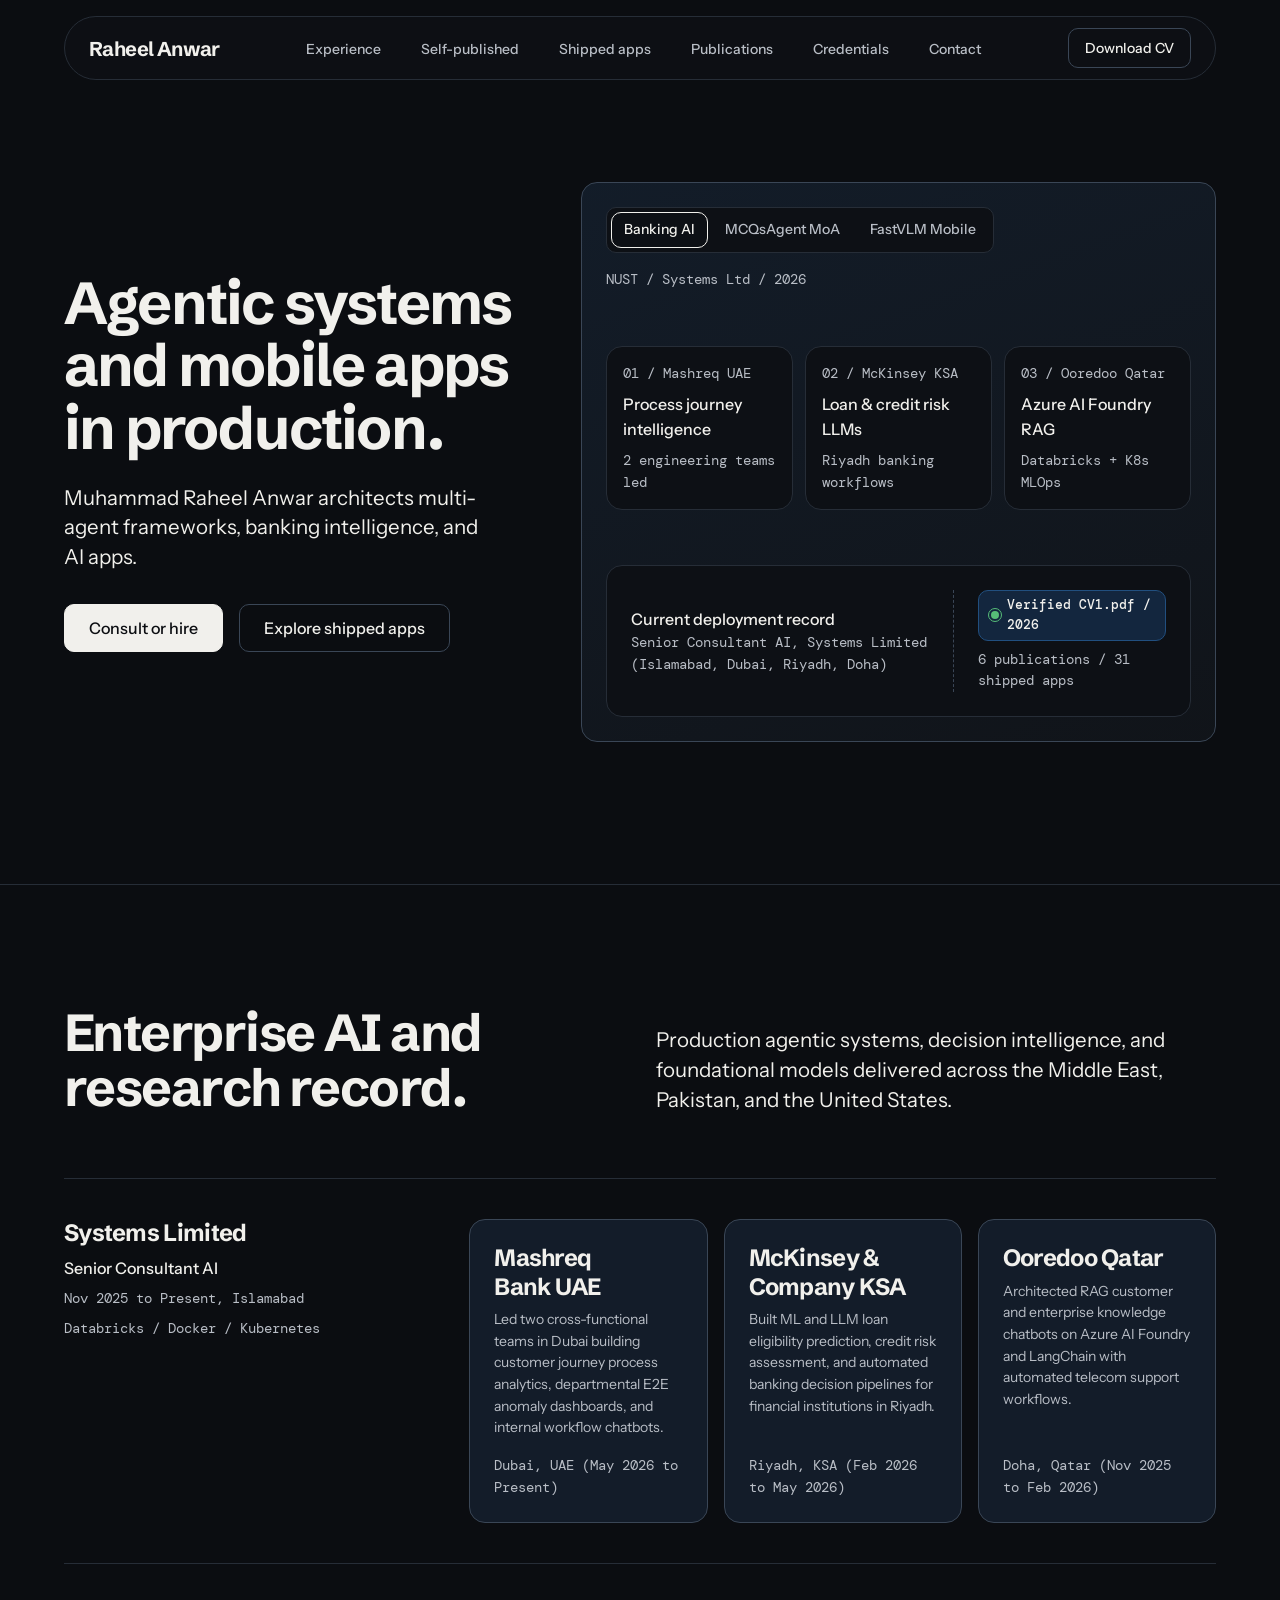
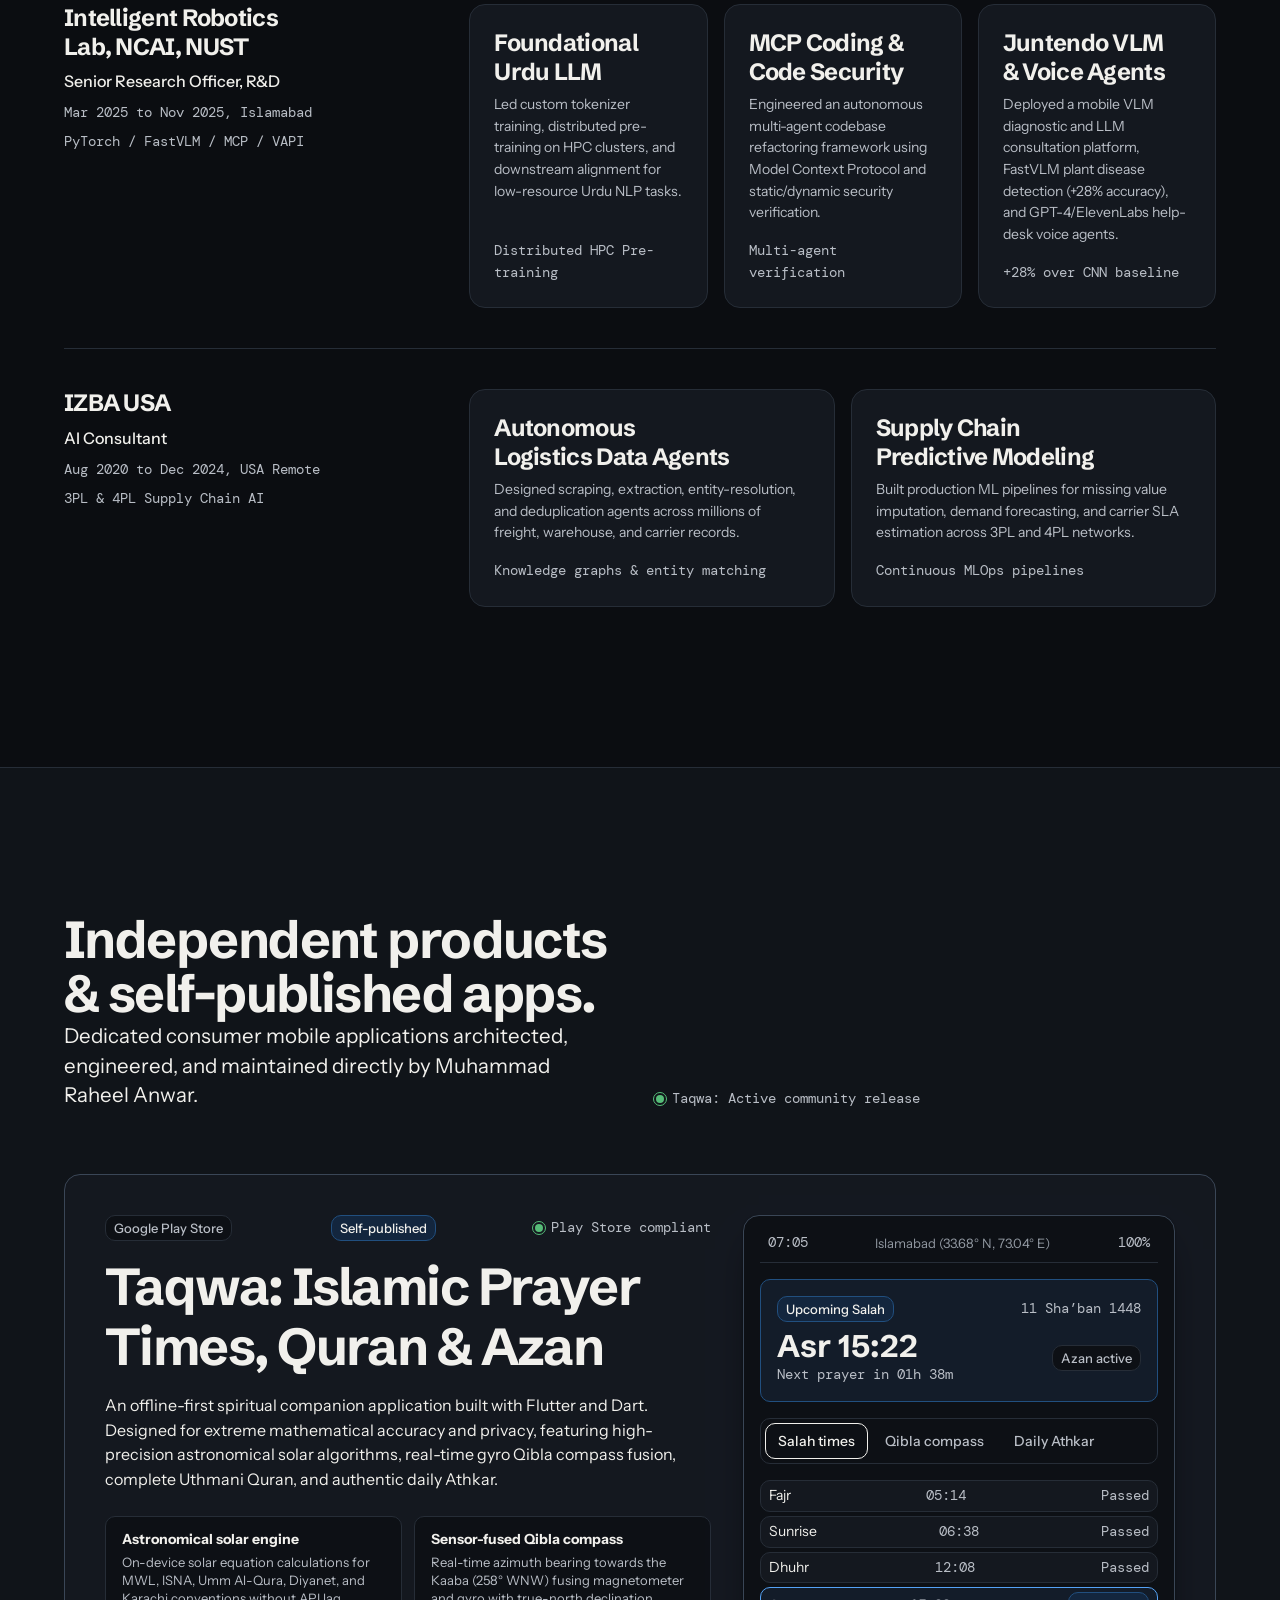
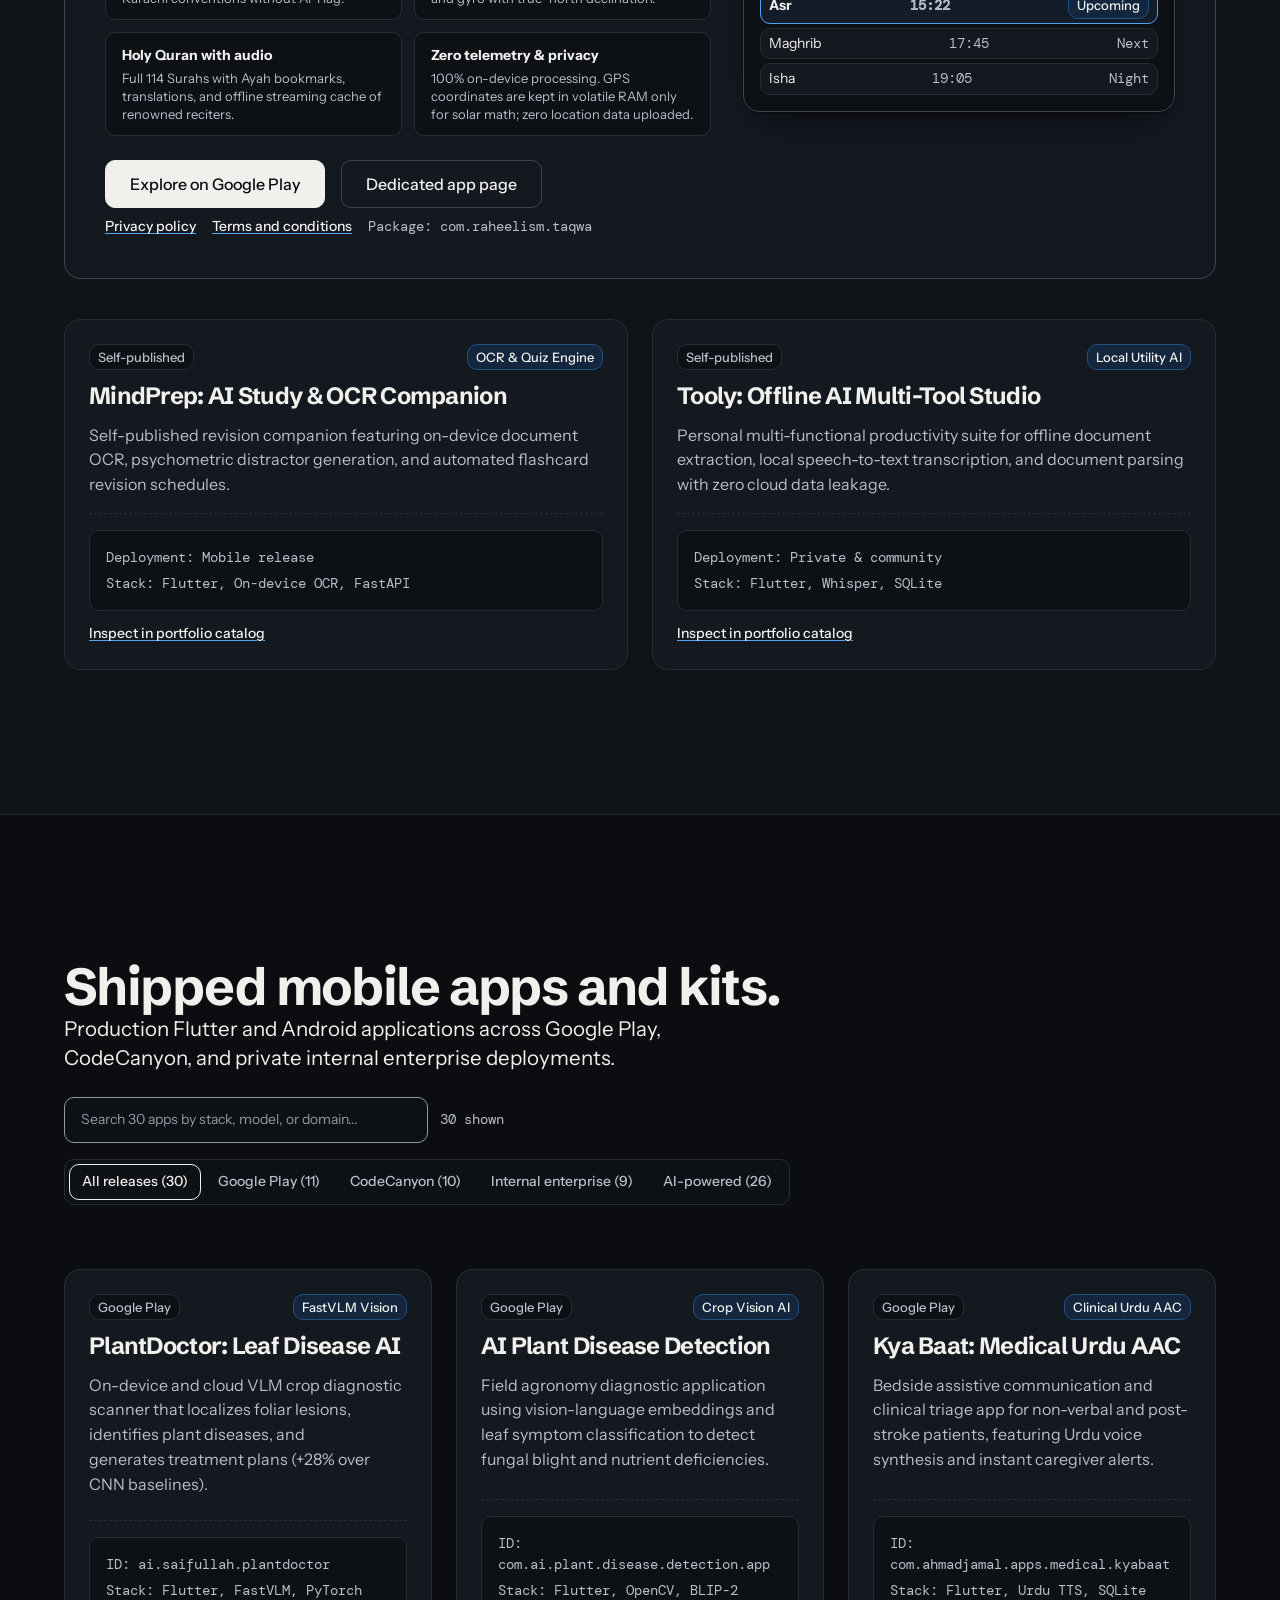
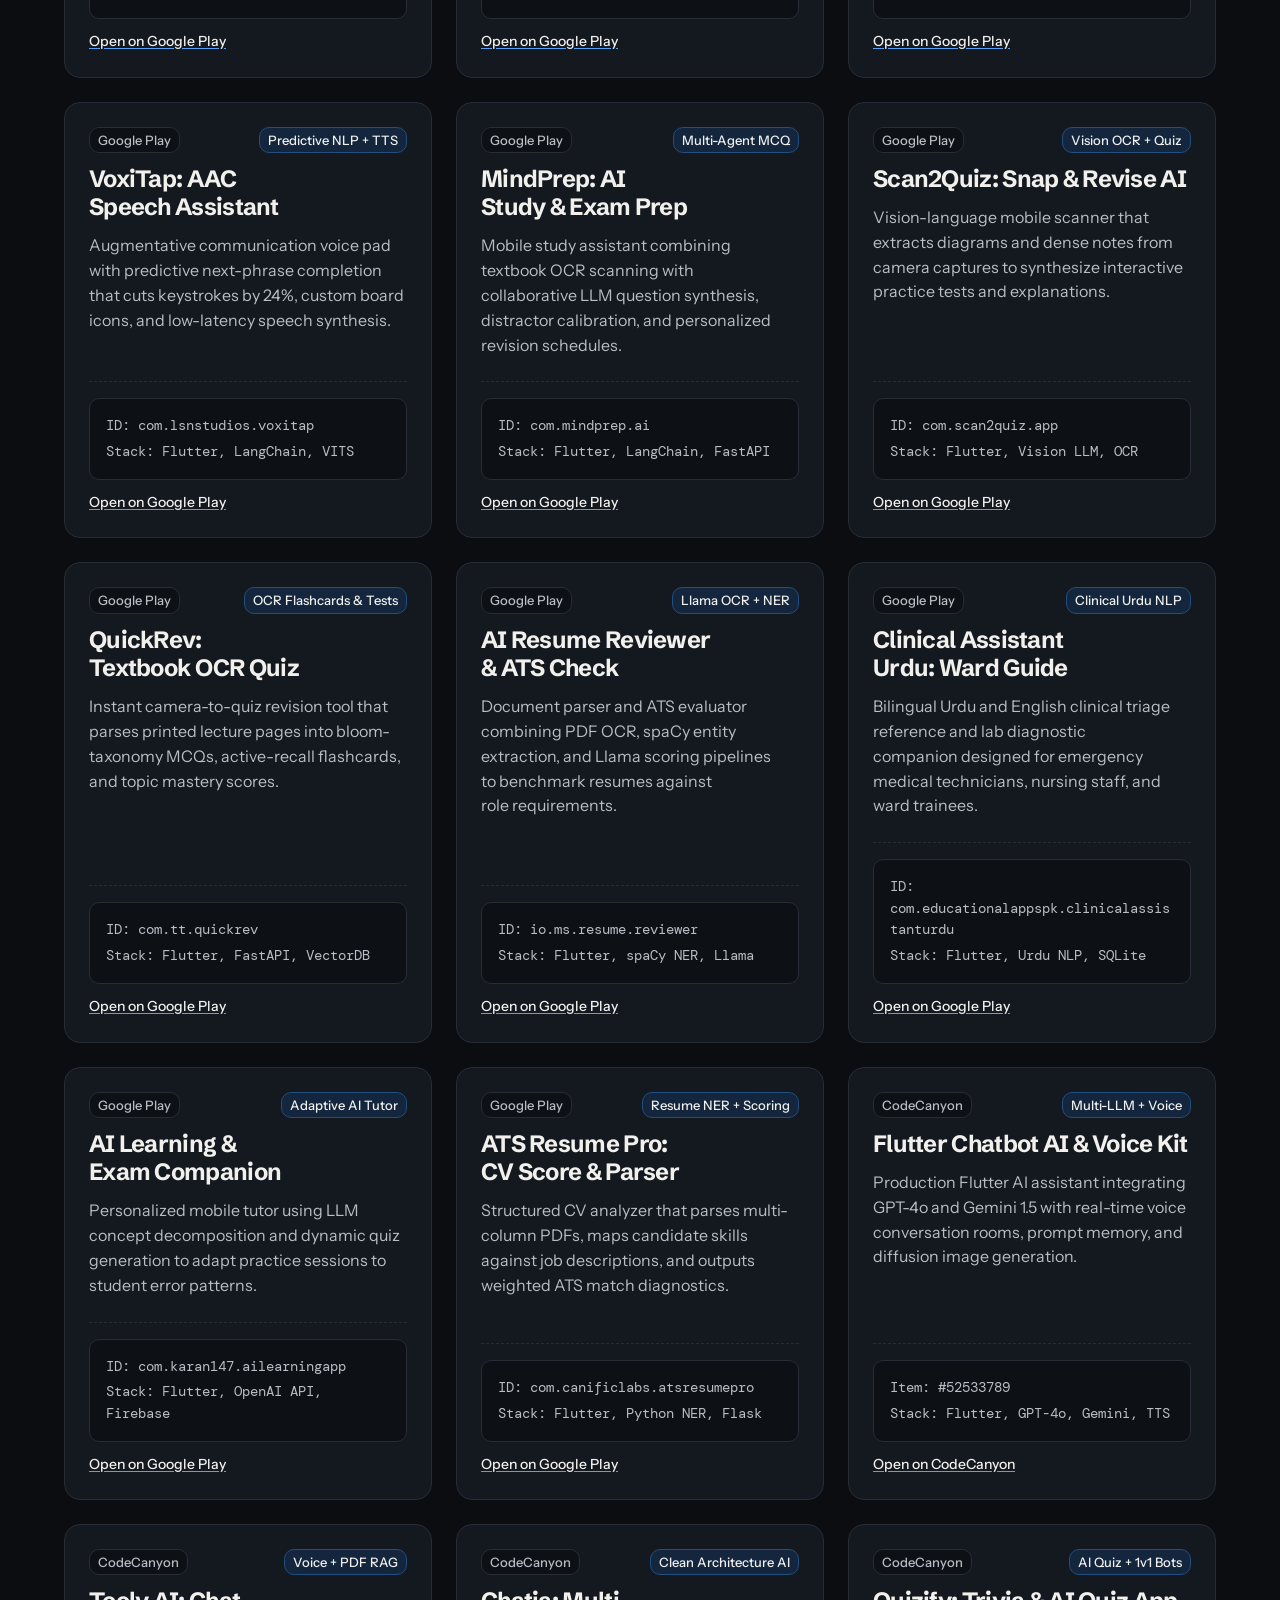
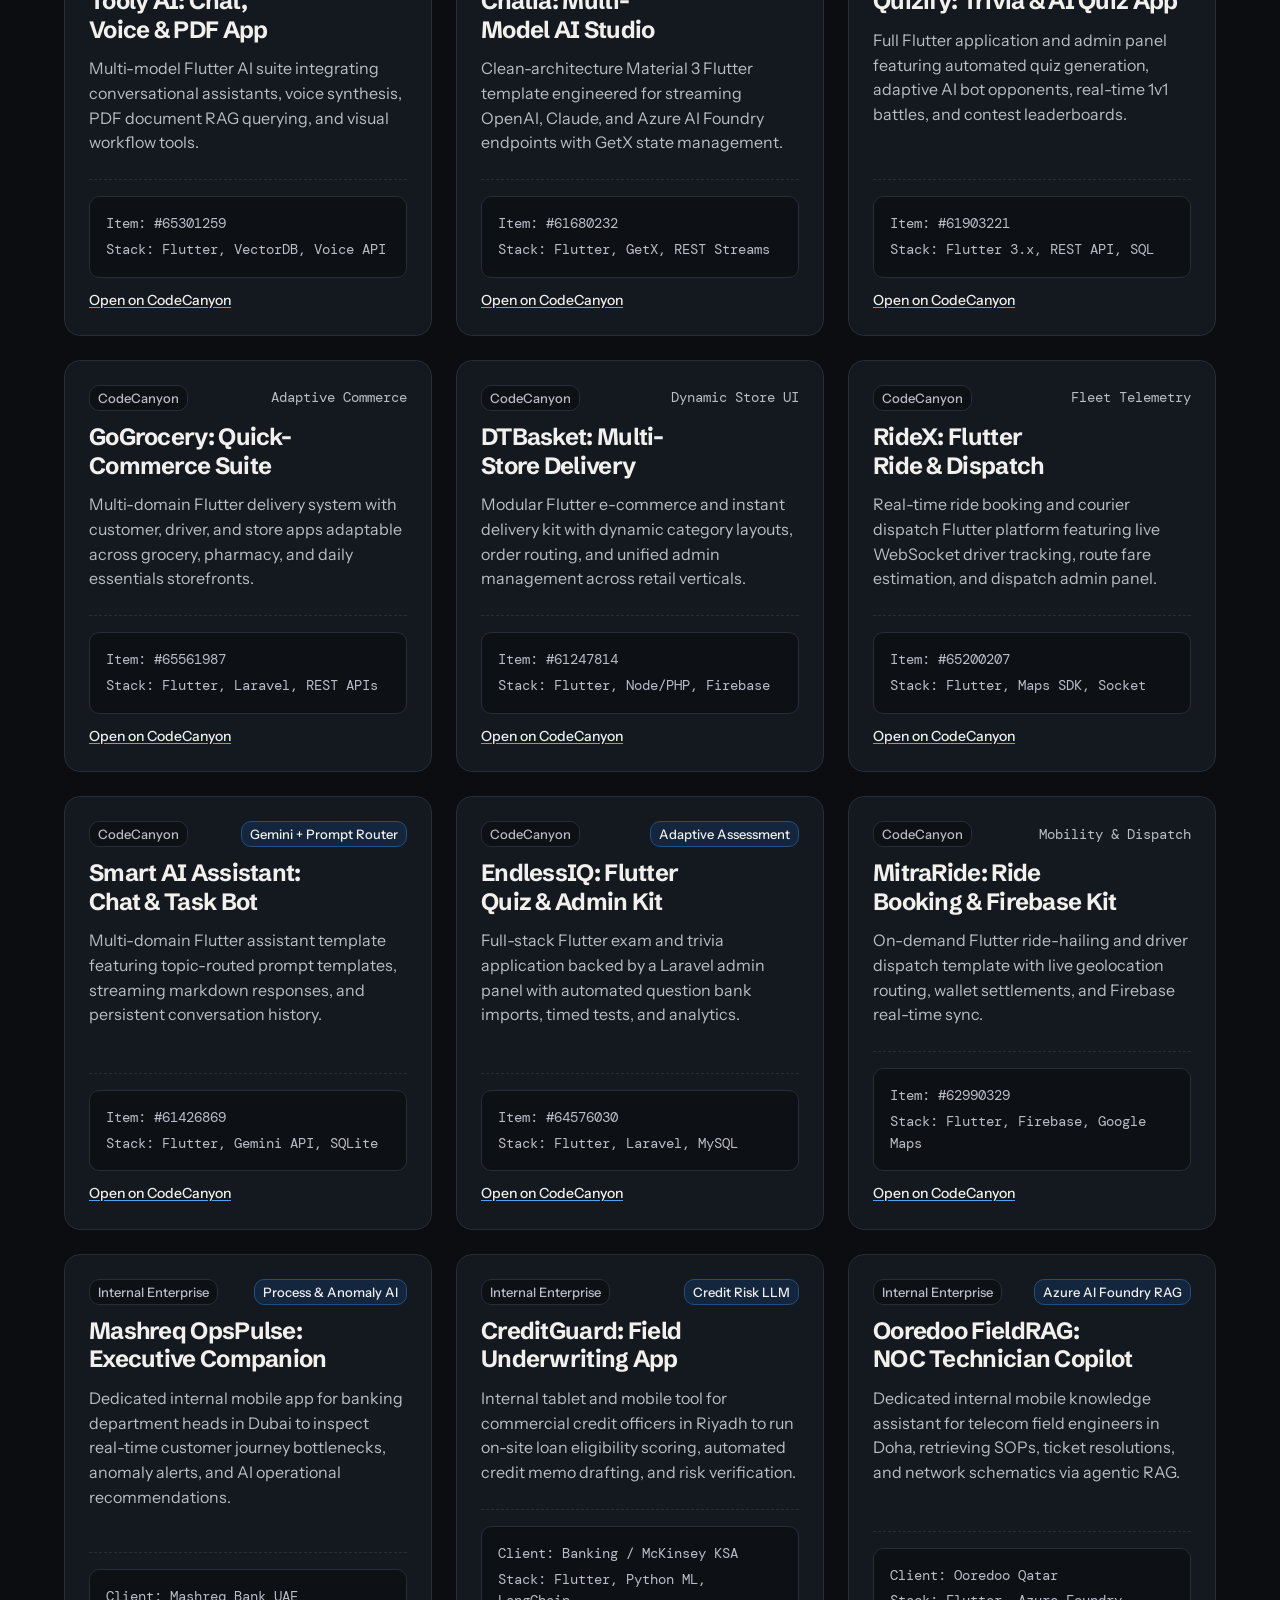
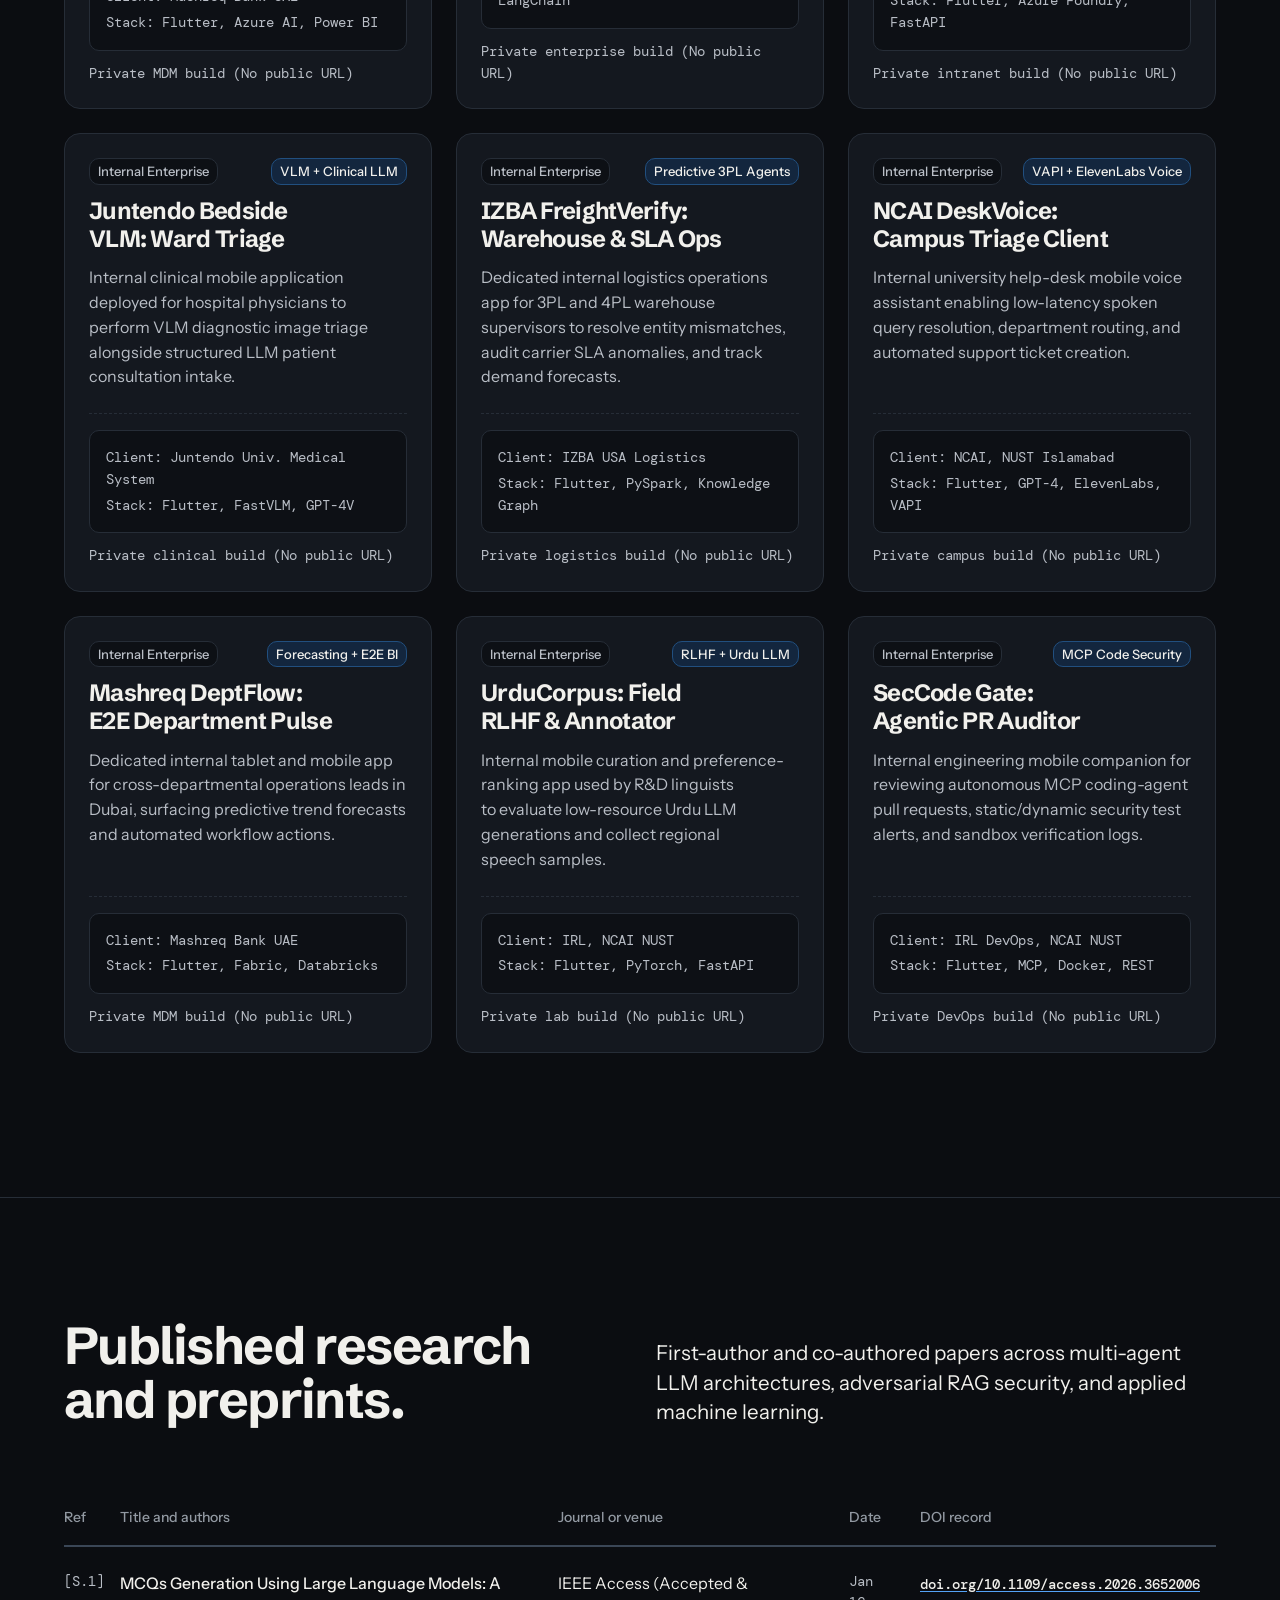
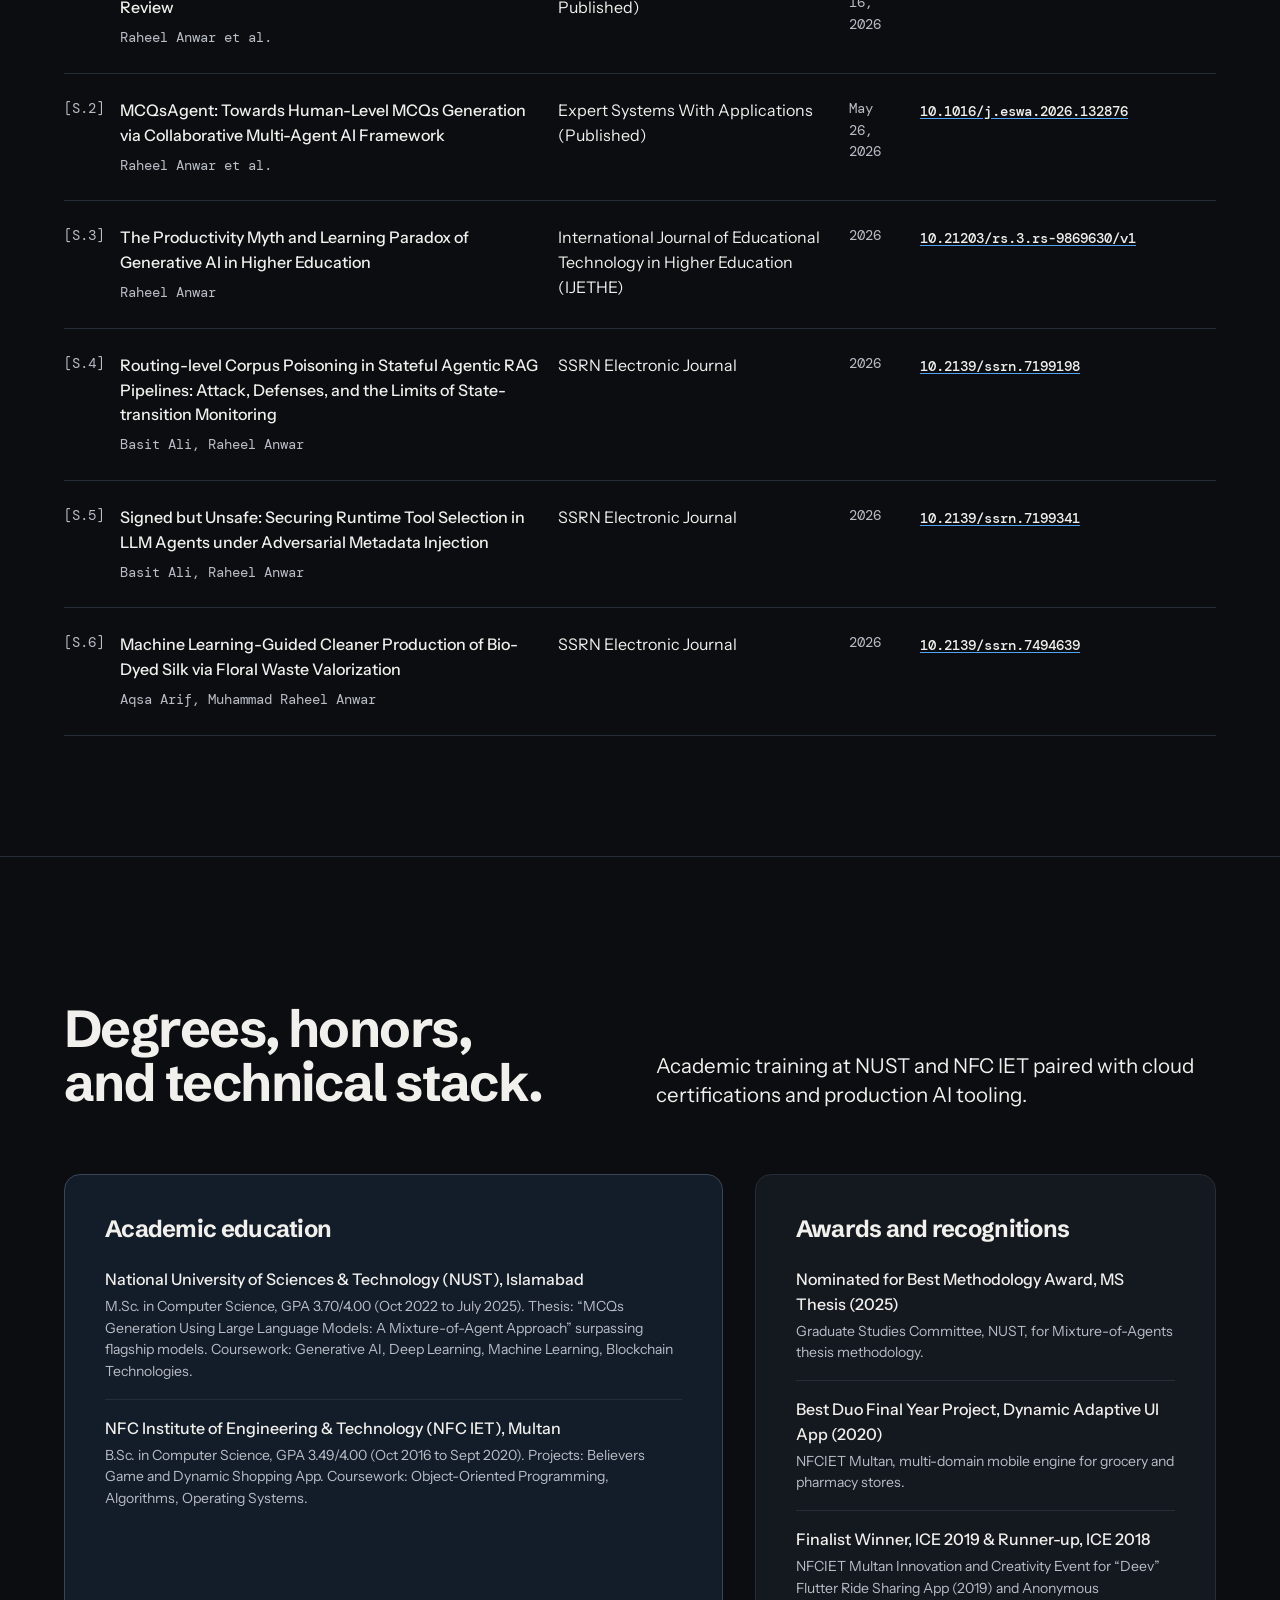
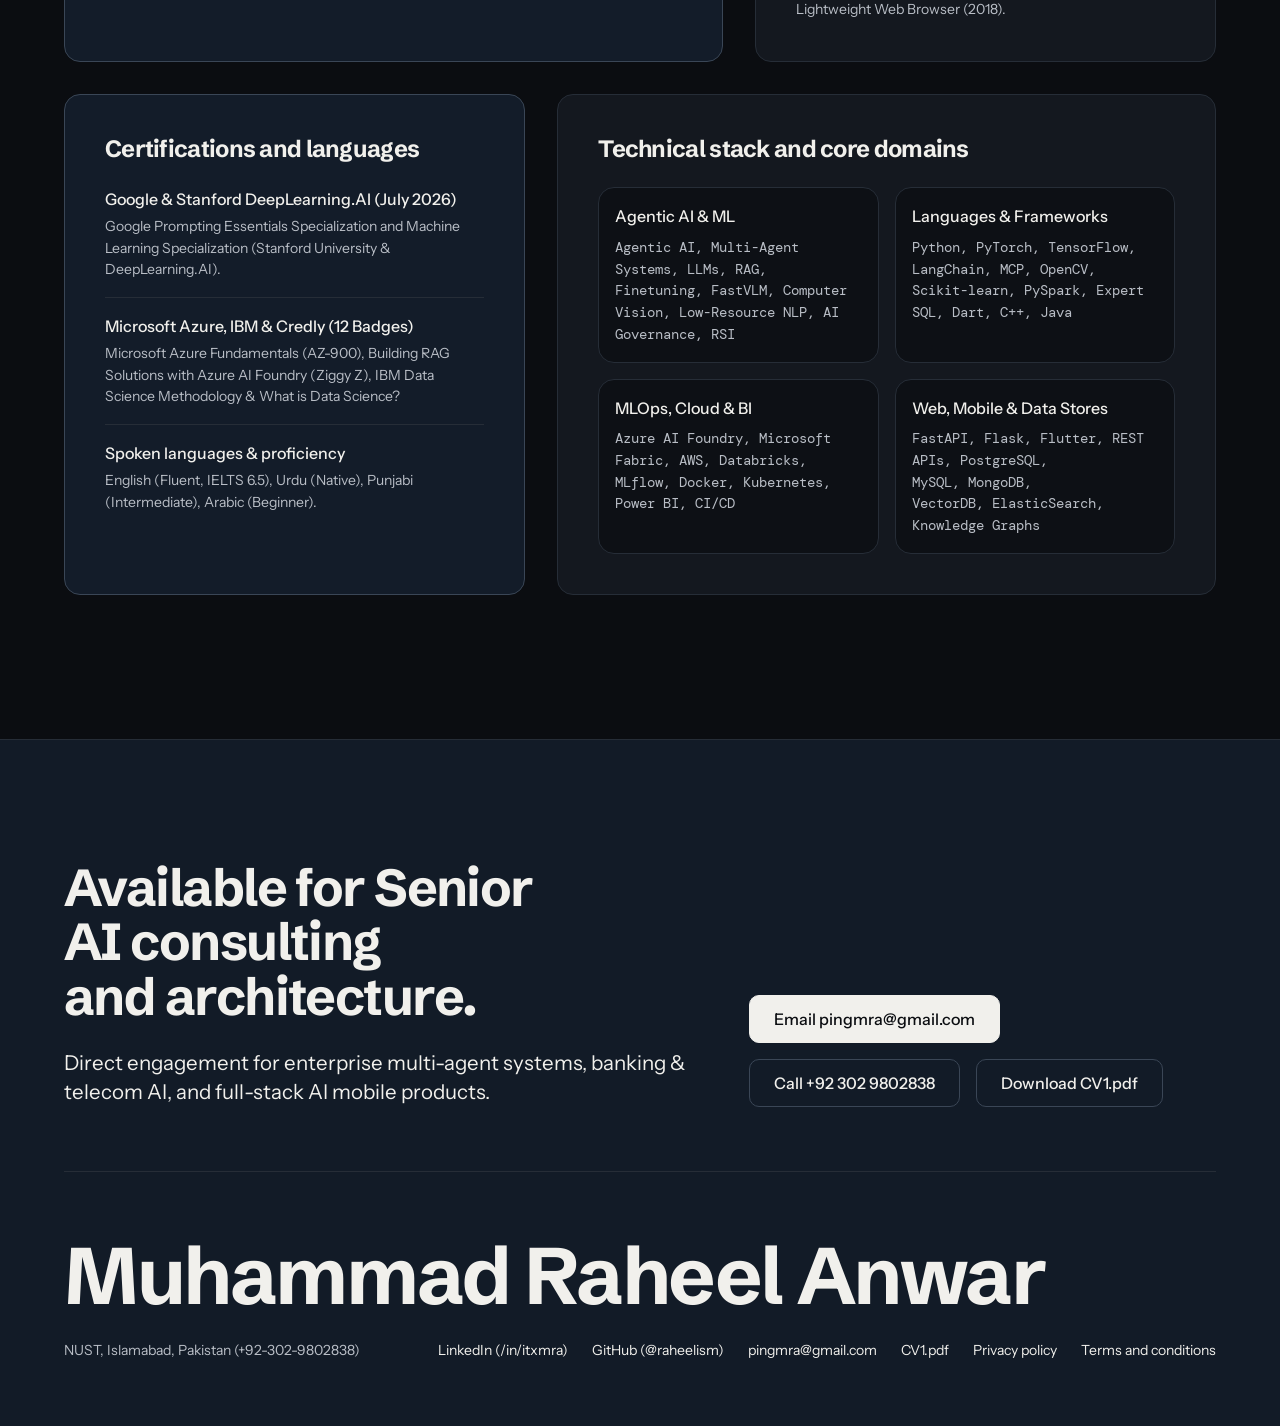
<file: index.html>
<!DOCTYPE html>
<html lang="en">

<head>
  <meta charset="UTF-8">
  <meta name="viewport" content="width=device-width, initial-scale=1.0">
  <title>Muhammad Raheel Anwar, Senior AI Consultant and Agentic Systems Architect</title>
  <meta name="description" content="Portfolio of Muhammad Raheel Anwar, Senior AI Consultant specializing in agentic AI systems, multi-agent frameworks, enterprise RAG, and AI mobile applications.">
  <link rel="preconnect" href="https://fonts.googleapis.com">
  <link rel="preconnect" href="https://fonts.gstatic.com" crossorigin>
  <link href="https://fonts.googleapis.com/css2?family=Schibsted+Grotesk:wght@700&family=Instrument+Sans:wght@400;500&family=DM+Mono:wght@400;500&display=swap" rel="stylesheet">
  <script>document.documentElement.classList.add('js');</script>
  <style>
/* Hallmark · shape: Workbench · genre: modern-minimal · theme: custom (Astryx-inspired carbon & slate-navy, seed senior-consultant-agentic-systems-0594·63957e8a·2026-11-10·r0) · job: hire · draw: fee268
 * hero: Stage · nav: floating pill · footer: mast · imagery: product sample in hero · signature: interactive multi-agent and mobile runtime tray in hero · copy: verbatim
 * axes: dark/grotesk-sans/cool · posture: committed · contrast: pass · fold: pass · v2.0.0 */
/* Hallmark · pre-emit critique: P5 H5 E5 S5 R5 V4 · weakest: V, swapped Ledge for Stage so the live agentic and mobile runtime tray sits beside the headline */
/* Hallmark · waive 64 · DM Mono sets timestamps, DOIs, GPA figures, and system specs · technical telemetry requires tabular monospace labels */
/* Hallmark · dismissed 46a · the 28% FastVLM accuracy improvement is stated verbatim on page 2 of the user supplied CV1.pdf */
/* Hallmark · answered F4 · primary CTA appears once in the hero and once at the closing contact band */
/* Hallmark · answered F7 · pill radius is used only on navigation chrome, filter buttons, and status badges */
@import url("./tokens.css");
@import url("./base.css");

.skip {
  position: absolute;
  left: var(--space-md);
  top: calc(-1 * var(--space-3xl));
  z-index: var(--z-toast);
  padding: var(--space-xs) var(--space-md);
  background: var(--color-ink);
  color: var(--color-paper);
  border-radius: var(--radius-input);
  text-decoration: none;
}
.skip:focus-visible {
  top: var(--space-md);
}

.site-header {
  position: sticky;
  top: var(--space-md);
  z-index: var(--z-sticky-nav);
  padding-inline: var(--gutter);
}

.nav-pill {
  max-width: var(--container);
  margin-inline: auto;
  min-height: 64px;
  padding: var(--space-xs) var(--space-lg);
  background: var(--color-nav-bg);
  color: var(--color-ink);
  border: var(--rule-hair) solid var(--color-rule);
  border-radius: var(--radius-pill);
  display: flex;
  align-items: center;
  justify-content: space-between;
  gap: var(--space-lg);
}

.brand {
  font-family: var(--font-display);
  font-weight: 700;
  font-size: var(--text-lg);
  letter-spacing: var(--tracking-display);
  text-decoration: none;
  white-space: nowrap;
}

.nav-links {
  display: flex;
  align-items: center;
  gap: var(--space-lg);
  list-style: none;
  margin: 0;
  padding: 0;
}

.nav-links a {
  font-size: var(--text-sm);
  font-weight: 500;
  color: var(--color-ink-2);
  text-decoration: none;
  white-space: nowrap;
  padding: var(--space-2xs) var(--space-xs);
  border-radius: var(--radius-input);
  transition: color var(--dur-short) var(--ease-out), background-color var(--dur-short) var(--ease-out);
}

.nav-links a:hover {
  color: var(--color-ink);
  background: var(--color-paper-2);
}

.btn {
  display: inline-flex;
  align-items: center;
  justify-content: center;
  gap: var(--space-xs);
  min-height: 48px;
  padding: 0 var(--space-lg);
  border: var(--rule-hair) solid var(--color-rule-strong);
  border-radius: var(--radius-input);
  font-family: var(--font-body);
  font-weight: 500;
  font-size: var(--text-md);
  line-height: 1;
  white-space: nowrap;
  text-decoration: none;
  cursor: pointer;
  background: var(--color-clear);
  color: var(--color-ink);
  transition: transform var(--dur-micro) var(--ease-out), background-color var(--dur-short) var(--ease-out), border-color var(--dur-short) var(--ease-out);
}

.btn:hover {
  background: var(--color-surface-well);
  color: var(--color-ink);
  border-color: var(--color-ink-2);
}

.btn:active {
  transform: translateY(2px);
}

.btn:disabled,
.btn[aria-disabled="true"] {
  opacity: 0.55;
  cursor: not-allowed;
  transform: none;
}

.btn[aria-busy="true"] {
  cursor: progress;
}

.btn--primary {
  background: var(--color-accent);
  color: var(--color-accent-ink);
  border-color: var(--color-accent);
}

.btn--primary:hover {
  background: var(--color-accent-deep);
  color: var(--color-accent-ink);
  border-color: var(--color-accent-deep);
}

.btn--nav {
  min-height: 40px;
  padding: 0 var(--space-md);
  font-size: var(--text-sm);
}

/* Hero */
.hero {
  min-height: calc(100dvh - 80px);
  display: flex;
  align-items: center;
  padding-block: var(--space-xl) var(--space-2xl);
}

.hero__grid {
  display: grid;
  grid-template-columns: 5fr 7fr;
  gap: var(--space-2xl);
  align-items: center;
}

.hero__copy {
  display: flex;
  flex-direction: column;
  gap: var(--space-lg);
  min-width: 0;
}

.hero__copy h1 {
  font-size: var(--text-display-s);
}

.hero__actions {
  display: flex;
  flex-wrap: wrap;
  align-items: center;
  gap: var(--space-md);
  margin-top: var(--space-xs);
}

.tray-stage {
  min-height: 560px;
  border-radius: var(--radius-card);
  padding: var(--space-lg);
  background: linear-gradient(160deg, var(--color-surface-well), var(--color-paper-2));
  color: var(--color-ink);
  border: var(--rule-hair) solid var(--color-rule-strong);
  display: flex;
  flex-direction: column;
  justify-content: space-between;
  gap: var(--space-md);
  overflow: visible;
}

.tray-stage__top {
  display: flex;
  align-items: center;
  justify-content: space-between;
  gap: var(--space-md);
  flex-wrap: wrap;
}

.seg {
  display: inline-flex;
  flex-wrap: wrap;
  gap: var(--space-2xs);
  padding: var(--space-2xs);
  background: var(--color-surface-inset);
  color: var(--color-ink);
  border-radius: var(--radius-input);
  border: var(--rule-hair) solid var(--color-rule);
  max-width: 100%;
}

.seg button {
  min-height: 36px;
  padding: 0 var(--space-sm);
  border: var(--rule-hair) solid var(--color-clear);
  border-radius: var(--radius-input);
  background: var(--color-clear);
  color: var(--color-ink-2);
  font-size: var(--text-sm);
  font-weight: 500;
  cursor: pointer;
  white-space: nowrap;
  transition: border-color var(--dur-short) var(--ease-out), color var(--dur-short) var(--ease-out);
}

.seg button:hover {
  color: var(--color-ink);
}

.seg button[aria-selected="true"] {
  border-color: var(--color-ink);
  color: var(--color-ink);
}

.seg button:active {
  transform: translateY(1px);
}

.mono-code {
  font-family: var(--font-outlier);
  font-size: var(--text-sm);
  font-variant-numeric: tabular-nums;
  color: var(--color-ink-2);
}

.compartments {
  display: grid;
  grid-template-columns: repeat(3, minmax(0, 1fr));
  gap: var(--space-sm);
}

.compartment {
  padding: var(--space-md);
  border-radius: var(--radius-card);
  background: var(--color-surface-inset);
  color: var(--color-ink);
  border: var(--rule-hair) solid var(--color-rule);
  display: flex;
  flex-direction: column;
  gap: var(--space-xs);
  min-width: 0;
}

.compartment--mon,
.compartment--tue,
.compartment--wed,
.compartment--thu,
.compartment--fri,
.compartment--sat {
  background: var(--color-surface-inset);
  color: var(--color-ink);
  border-color: var(--color-rule);
}

.compartment__title {
  font-weight: 500;
  font-size: var(--text-md);
  color: var(--color-ink);
}

.Rx-label {
  padding: var(--space-lg);
  border-radius: var(--radius-card);
  background: var(--color-surface-inset);
  color: var(--color-ink);
  border: var(--rule-hair) solid var(--color-rule);
  display: grid;
  grid-template-columns: 7fr 5fr;
  gap: var(--space-lg);
  align-items: center;
}

.Rx-label__meta {
  display: flex;
  flex-direction: column;
  gap: var(--space-xs);
  padding-left: var(--space-lg);
  border-left: var(--rule-hair) dashed var(--color-rule-strong);
}

.stamp-verified {
  display: inline-flex;
  align-items: center;
  padding: var(--space-2xs) var(--space-sm);
  border: var(--rule-hair) solid var(--color-signal-border);
  border-radius: var(--radius-input);
  background: var(--color-accent-soft);
  color: var(--color-ink);
  font-family: var(--font-outlier);
  font-size: var(--text-sm);
  font-weight: 500;
  width: fit-content;
}

/* Section architecture */
.sec-consulting {
  padding-block: var(--section-gap-s);
  border-top: var(--rule-hair) solid var(--color-rule);
}

.sec-self-published {
  padding-block: var(--section-gap);
  background: var(--color-paper-2);
  color: var(--color-ink);
  border-top: var(--rule-hair) solid var(--color-rule);
  border-bottom: var(--rule-hair) solid var(--color-rule);
}

.sec-apps {
  padding-block: var(--section-gap);
  background: var(--color-paper);
  color: var(--color-ink);
  border-bottom: var(--rule-hair) solid var(--color-rule);
}

.sec-publications {
  padding-block: var(--section-gap-s);
}

.sec-credentials {
  padding-block: var(--section-gap);
  border-top: var(--rule-hair) solid var(--color-rule);
}

/* Animations and reveals */
.js .reveal {
  opacity: 0;
  transform: translateY(16px);
  transition: opacity var(--dur-long) var(--ease-out), transform var(--dur-long) var(--ease-out);
  transition-delay: calc(var(--i, 0) * 40ms);
}

.js .reveal.is-in {
  opacity: 1;
  transform: translateY(0);
}

@media (prefers-reduced-motion: reduce) {
  .js .reveal {
    opacity: 1;
    transform: none;
    transition: none;
  }
}

.beacon {
  display: inline-flex;
  align-items: center;
  gap: var(--space-xs);
  font-size: var(--text-xs);
}

.beacon__dot {
  width: 8px;
  height: 8px;
  border-radius: var(--radius-pill);
  background: var(--color-success);
  position: relative;
  flex-shrink: 0;
}

.beacon__dot::after {
  content: "";
  position: absolute;
  inset: -3px;
  border-radius: var(--radius-pill);
  border: 1px solid var(--color-success);
  animation: beacon-wave 2.4s var(--ease-out) infinite;
}

@keyframes beacon-wave {
  0% { transform: scale(0.85); opacity: 0.95; }
  70% { transform: scale(2.4); opacity: 0; }
  100% { transform: scale(2.4); opacity: 0; }
}

@media (prefers-reduced-motion: reduce) {
  .beacon__dot::after {
    animation: none;
  }
}

[role="tabpanel"]:not([hidden]) {
  animation: panel-fade var(--dur-short) var(--ease-out);
}

@keyframes panel-fade {
  from { opacity: 0; transform: translateY(6px); }
  to { opacity: 1; transform: translateY(0); }
}

@media (prefers-reduced-motion: reduce) {
  [role="tabpanel"]:not([hidden]) {
    animation: none;
  }
}

/* Self-published spotlight & interactive phone mockup */
.taqwa-spotlight {
  display: grid;
  grid-template-columns: 7fr 5fr;
  gap: var(--gap-columns);
  align-items: start;
  padding: var(--space-xl);
  border-radius: var(--radius-card);
  background: var(--color-surface-card);
  color: var(--color-ink);
  border: var(--rule-hair) solid var(--color-rule-strong);
  margin-bottom: var(--space-xl);
}

.taqwa-info {
  display: flex;
  flex-direction: column;
  gap: var(--space-md);
}

.taqwa-info h3 {
  font-size: var(--text-section);
  line-height: 1.15;
}

.taqwa-features {
  display: grid;
  grid-template-columns: repeat(2, minmax(0, 1fr));
  gap: var(--space-sm);
  margin-top: var(--space-xs);
}

.taqwa-feat {
  padding: var(--space-sm) var(--space-md);
  border-radius: var(--radius-input);
  background: var(--color-surface-inset);
  color: var(--color-ink);
  border: var(--rule-hair) solid var(--color-rule);
  display: flex;
  flex-direction: column;
  gap: var(--space-3xs);
}

.taqwa-feat strong {
  font-size: var(--text-sm);
  color: var(--color-ink);
}

.taqwa-feat span {
  font-size: var(--text-xs);
  color: var(--color-ink-2);
  line-height: 1.4;
}

.taqwa-actions {
  display: flex;
  flex-direction: column;
  gap: var(--space-xs);
  margin-top: var(--space-xs);
}

.taqwa-actions__btns {
  display: flex;
  flex-wrap: wrap;
  gap: var(--space-md);
  align-items: center;
}

.taqwa-phone {
  background: var(--color-surface-inset);
  color: var(--color-ink);
  border: var(--rule-hair) solid var(--color-rule-strong);
  border-radius: var(--radius-card);
  padding: var(--space-md);
  box-shadow: var(--shadow-lift);
  display: flex;
  flex-direction: column;
  gap: var(--space-md);
  max-width: 440px;
  margin-inline: auto;
  width: 100%;
}

.phone-status-bar {
  display: flex;
  justify-content: space-between;
  align-items: center;
  font-size: var(--text-xs);
  color: var(--color-muted);
  padding-inline: var(--space-xs);
  border-bottom: var(--rule-hair) solid var(--color-rule);
  padding-bottom: var(--space-xs);
}

.phone-hero-card {
  padding: var(--space-md);
  border-radius: var(--radius-input);
  background: var(--color-surface-well);
  color: var(--color-ink);
  border: var(--rule-hair) solid var(--color-signal-border);
  display: flex;
  flex-direction: column;
  gap: var(--space-xs);
}

.phone-hero-top {
  display: flex;
  justify-content: space-between;
  align-items: center;
}

.phone-time-big {
  font-family: var(--font-display);
  font-size: var(--text-2xl);
  font-weight: 700;
  line-height: 1;
  color: var(--color-ink);
}

.phone-prayer-list {
  display: flex;
  flex-direction: column;
  gap: var(--space-2xs);
}

.phone-prayer-row {
  display: flex;
  justify-content: space-between;
  align-items: center;
  padding: var(--space-2xs) var(--space-xs);
  border-radius: var(--radius-input);
  background: var(--color-surface-card);
  color: var(--color-ink);
  border: var(--rule-hair) solid var(--color-rule);
  font-size: var(--text-sm);
}

.phone-prayer-row--active {
  border-color: var(--color-signal);
  background: var(--color-surface-well);
}

.qibla-dial {
  display: flex;
  flex-direction: column;
  align-items: center;
  justify-content: center;
  padding: var(--space-lg);
  border-radius: var(--radius-card);
  background: var(--color-surface-card);
  color: var(--color-ink);
  border: var(--rule-hair) solid var(--color-rule);
  text-align: center;
  gap: var(--space-xs);
}

.qibla-compass-circle {
  width: 110px;
  height: 110px;
  border-radius: var(--radius-pill);
  border: 2px dashed var(--color-signal-border);
  display: flex;
  flex-direction: column;
  align-items: center;
  justify-content: center;
  background: var(--color-surface-inset);
  color: var(--color-ink);
  margin-block: var(--space-xs);
}

.tasbih-box {
  display: flex;
  flex-direction: column;
  align-items: center;
  gap: var(--space-md);
  padding: var(--space-lg);
  border-radius: var(--radius-card);
  background: var(--color-surface-card);
  color: var(--color-ink);
  border: var(--rule-hair) solid var(--color-rule);
  text-align: center;
}

.tasbih-btn {
  width: 88px;
  height: 88px;
  border-radius: var(--radius-pill);
  border: 2px solid var(--color-signal);
  background: var(--color-surface-well);
  color: var(--color-ink);
  font-size: var(--text-2xl);
  font-family: var(--font-display);
  font-weight: 700;
  display: flex;
  align-items: center;
  justify-content: center;
  cursor: pointer;
  transition: transform var(--dur-micro) var(--ease-out), background-color var(--dur-short) var(--ease-out);
}

.tasbih-btn:hover {
  background: var(--color-surface-inset);
}

.tasbih-btn:active {
  transform: scale(0.92);
}

.indie-grid {
  display: grid;
  grid-template-columns: repeat(2, minmax(0, 1fr));
  gap: var(--space-lg);
}

.indie-mini-card {
  padding: var(--space-lg);
  border-radius: var(--radius-card);
  background: var(--color-surface-card);
  color: var(--color-ink);
  border: var(--rule-hair) solid var(--color-rule);
  display: flex;
  flex-direction: column;
  justify-content: space-between;
  gap: var(--space-md);
}

.head-split {
  display: grid;
  grid-template-columns: 6fr 6fr;
  gap: var(--gap-columns);
  align-items: end;
  margin-bottom: var(--space-2xl);
}

.head-split--controls {
  grid-template-columns: minmax(0, 1fr);
  gap: var(--space-lg);
  align-items: start;
}

.apps-toolbar {
  display: flex;
  flex-wrap: wrap;
  align-items: center;
  justify-content: space-between;
  gap: var(--space-md);
  width: 100%;
}

.apps-search-row {
  display: flex;
  align-items: center;
  gap: var(--space-sm);
  width: 100%;
  max-width: 440px;
}

.apps-search-row .mono-code {
  white-space: nowrap;
}

.app-search {
  width: 100%;
  min-height: 46px;
  padding: 0 var(--space-md);
  background: var(--color-surface-inset);
  color: var(--color-ink);
  border: var(--rule-hair) solid var(--color-muted);
  border-radius: var(--radius-input);
  font-size: var(--text-sm);
  transition: border-color var(--dur-short) var(--ease-out);
}

.app-search::placeholder {
  color: var(--color-muted);
}

.app-search:hover {
  border-color: var(--color-ink);
}

/* Experience ledger */
.exp-ledger {
  display: flex;
  flex-direction: column;
}

.exp-row {
  display: grid;
  grid-template-columns: 4fr 8fr;
  gap: var(--gap-columns);
  padding-block: var(--space-xl);
  border-top: var(--rule-hair) solid var(--color-rule);
}

.exp-row__meta {
  display: flex;
  flex-direction: column;
  gap: var(--space-xs);
}

.exp-row__clients {
  display: grid;
  grid-template-columns: repeat(3, minmax(0, 1fr));
  gap: var(--space-md);
}

.exp-row__clients--two {
  grid-template-columns: repeat(2, minmax(0, 1fr));
}

.client-card {
  padding: var(--space-lg);
  border-radius: var(--radius-card);
  background: var(--color-surface-card);
  color: var(--color-ink);
  border: var(--rule-hair) solid var(--color-rule);
  display: flex;
  flex-direction: column;
  justify-content: space-between;
  gap: var(--space-md);
}

.client-card--thu,
.client-card--wed,
.client-card--fri {
  background: var(--color-surface-well);
  color: var(--color-ink);
  border-color: var(--color-rule-strong);
}

.client-card__body {
  display: flex;
  flex-direction: column;
  gap: var(--space-xs);
}

.client-card p {
  font-size: var(--text-sm);
  color: var(--color-ink-2);
}

/* Mobile & CodeCanyon Apps Grid */
.apps-grid {
  display: grid;
  grid-template-columns: repeat(3, minmax(0, 1fr));
  gap: var(--space-lg);
}

.app-card {
  padding: var(--space-lg);
  border-radius: var(--radius-card);
  background: var(--color-surface-card);
  color: var(--color-ink);
  border: var(--rule-hair) solid var(--color-rule);
  display: flex;
  flex-direction: column;
  justify-content: space-between;
  gap: var(--space-lg);
  min-height: 320px;
  transition: border-color var(--dur-short) var(--ease-out), background-color var(--dur-short) var(--ease-out);
}

.app-card:hover {
  border-color: var(--color-rule-strong);
  background: var(--color-surface-well);
  color: var(--color-ink);
}

.app-card__head {
  display: flex;
  flex-direction: column;
  gap: var(--space-sm);
}

.app-card__head p {
  color: var(--color-ink-2);
}

.app-card__screen {
  padding: var(--space-md);
  border-radius: var(--radius-input);
  background: var(--color-surface-inset);
  color: var(--color-ink);
  border: var(--rule-hair) solid var(--color-rule);
  display: flex;
  flex-direction: column;
  gap: var(--space-2xs);
}

.app-card__screen .mono-code {
  overflow-wrap: anywhere;
}

.app-card__foot {
  display: flex;
  flex-direction: column;
  gap: var(--space-sm);
  padding-top: var(--space-md);
  border-top: var(--rule-hair) dashed var(--color-rule);
}

.app-badges {
  display: flex;
  flex-wrap: wrap;
  gap: var(--space-xs);
  align-items: center;
  justify-content: space-between;
}

.badge-store {
  display: inline-flex;
  align-items: center;
  padding: var(--space-3xs) var(--space-xs);
  border-radius: var(--radius-input);
  border: var(--rule-hair) solid var(--color-rule);
  background: var(--color-surface-inset);
  font-size: var(--text-xs);
  font-weight: 500;
  color: var(--color-ink-2);
}

.badge-ai {
  display: inline-flex;
  align-items: center;
  padding: var(--space-3xs) var(--space-xs);
  border-radius: var(--radius-input);
  border: var(--rule-hair) solid var(--color-signal-border);
  background: var(--color-accent-soft);
  font-size: var(--text-xs);
  font-weight: 500;
  color: var(--color-ink);
}

.text-link {
  font-size: var(--text-sm);
  font-weight: 500;
  color: var(--color-ink);
  text-decoration: underline;
  text-decoration-color: var(--color-signal);
  white-space: nowrap;
  width: fit-content;
  transition: color var(--dur-short) var(--ease-out);
}

.text-link:hover {
  color: var(--color-signal);
}

/* Publications Table */
.pub-table-wrap {
  width: 100%;
  overflow-x: auto;
}

.pub-table {
  width: 100%;
  border-collapse: collapse;
  text-align: left;
}

.pub-table th {
  font-family: var(--font-body);
  font-size: var(--text-sm);
  font-weight: 500;
  color: var(--color-muted);
  padding: var(--space-md) var(--space-md) var(--space-md) 0;
  border-bottom: 2px solid var(--color-rule-strong);
  white-space: nowrap;
}

.pub-table td {
  padding: var(--space-lg) var(--space-md) var(--space-lg) 0;
  border-bottom: var(--rule-hair) solid var(--color-rule);
  vertical-align: top;
}

.pub-title {
  font-weight: 500;
  color: var(--color-ink);
  display: block;
  margin-bottom: var(--space-2xs);
}

/* Credentials Bento */
.bento-grid {
  display: grid;
  grid-template-columns: repeat(12, minmax(0, 1fr));
  gap: var(--gap-columns);
}

.bento-tile {
  padding: var(--space-xl);
  border-radius: var(--radius-card);
  background: var(--color-surface-card);
  color: var(--color-ink);
  border: var(--rule-hair) solid var(--color-rule);
  display: flex;
  flex-direction: column;
  justify-content: flex-start;
  gap: var(--space-lg);
}

.bento-tile--7 { grid-column: span 7; }
.bento-tile--5 { grid-column: span 5; }
.bento-tile--thu,
.bento-tile--wed {
  background: var(--color-surface-well);
  color: var(--color-ink);
  border-color: var(--color-rule-strong);
}

.dl-list {
  display: grid;
  grid-template-columns: minmax(0, 1fr);
  gap: var(--space-md);
  margin: 0;
}

.dl-item {
  padding-top: var(--space-md);
  border-top: var(--rule-hair) solid var(--color-rule);
}

.dl-item:first-child {
  padding-top: 0;
  border-top: 0;
}

.dl-item dt {
  font-weight: 500;
  color: var(--color-ink);
  margin-bottom: var(--space-2xs);
}

.dl-item dd {
  margin: 0;
  font-size: var(--text-sm);
  color: var(--color-ink-2);
}

.skill-groups {
  display: grid;
  grid-template-columns: repeat(2, minmax(0, 1fr));
  gap: var(--space-md);
}

/* Footer Mast */
.site-footer {
  padding-block: var(--section-gap-s) var(--space-2xl);
  background: var(--color-paper-3);
  color: var(--color-ink);
  border-top: var(--rule-hair) solid var(--color-rule);
}

.footer-top {
  display: grid;
  grid-template-columns: 7fr 5fr;
  gap: var(--gap-columns);
  align-items: end;
  padding-bottom: var(--space-2xl);
  border-bottom: var(--rule-hair) solid var(--color-rule);
}

.footer-mast {
  padding-top: var(--space-2xl);
  display: flex;
  flex-direction: column;
  gap: var(--space-lg);
}

.mast-wordmark {
  font-family: var(--font-display);
  font-size: var(--text-display);
  font-weight: 700;
  letter-spacing: var(--tracking-display);
  line-height: 1;
  color: var(--color-ink);
}

.footer-links {
  display: flex;
  flex-wrap: wrap;
  justify-content: space-between;
  gap: var(--space-md);
  font-size: var(--text-sm);
  color: var(--color-ink-2);
}

.footer-links nav {
  display: flex;
  flex-wrap: wrap;
  gap: var(--space-lg);
}

.footer-links a {
  color: var(--color-ink);
  text-decoration: none;
}

.footer-links a:hover {
  text-decoration: underline;
}

@media (max-width: 60rem) {
  .hero {
    min-height: auto;
    padding-block: var(--space-lg) var(--space-xl);
  }
  .hero__grid,
  .head-split,
  .exp-row,
  .exp-row__clients,
  .exp-row__clients--two,
  .apps-grid,
  .footer-top,
  .skill-groups,
  .taqwa-spotlight,
  .taqwa-features,
  .indie-grid {
    grid-template-columns: minmax(0, 1fr);
    gap: var(--space-lg);
  }
  .apps-toolbar {
    align-items: flex-start;
  }
  .apps-search-row {
    max-width: 100%;
  }
  .bento-tile--7,
  .bento-tile--5 {
    grid-column: span 12;
  }
  .nav-links {
    display: none;
  }
  .compartments,
  .Rx-label {
    grid-template-columns: minmax(0, 1fr);
  }
  .Rx-label__meta {
    padding-left: 0;
    padding-top: var(--space-md);
    border-left: 0;
    border-top: var(--rule-hair) dashed var(--color-rule-strong);
  }
}

@media (max-width: 40rem) {
  .pub-table thead {
    display: none;
  }
  .pub-table tr {
    display: block;
    padding-block: var(--space-md);
    border-bottom: var(--rule-hair) solid var(--color-rule);
  }
  .pub-table td {
    display: block;
    padding: var(--space-2xs) 0;
    border-bottom: 0;
  }
}
  </style>
</head>

<body>
  <a class="skip" href="#main">Skip to content</a>

  <header class="site-header">
    <nav class="nav-pill" aria-label="Primary">
      <a class="brand" href="#main" aria-label="Muhammad Raheel Anwar home">Raheel Anwar</a>
      <ul class="nav-links">
        <li><a href="#consulting">Experience</a></li>
        <li><a href="#self-published">Self-published</a></li>
        <li><a href="#apps">Shipped apps</a></li>
        <li><a href="#publications">Publications</a></li>
        <li><a href="#credentials">Credentials</a></li>
        <li><a href="#contact">Contact</a></li>
      </ul>
      <a class="btn btn--nav" href="CV/CV1.pdf" download>Download CV</a>
    </nav>
  </header>

  <main id="main">
    <!-- Section 1: Hero (Stage) -->
    <section class="hero">
      <div class="container">
        <div class="hero__grid">
          <div class="hero__copy">
            <h1>Agentic systems and mobile apps in production.</h1>
            <p class="lead">Muhammad Raheel Anwar architects multi-agent frameworks, banking intelligence, and AI apps.</p>
            <div class="hero__actions">
              <a class="btn btn--primary" href="mailto:pingmra@gmail.com">Consult or hire</a>
              <a class="btn" href="#apps">Explore shipped apps</a>
            </div>
          </div>

          <div class="tray-stage" data-slot="hero" data-kind="product" data-alt="Interactive multi-agent and mobile telemetry organizer">
            <div class="tray-stage__top" data-keep>
              <div class="seg" role="tablist" aria-label="Production system inspect">
                <button type="button" role="tab" aria-selected="true" aria-controls="panel-banking" id="tab-banking">Banking AI</button>
                <button type="button" role="tab" aria-selected="false" aria-controls="panel-moa" id="tab-moa" tabindex="-1">MCQsAgent MoA</button>
                <button type="button" role="tab" aria-selected="false" aria-controls="panel-vlm" id="tab-vlm" tabindex="-1">FastVLM Mobile</button>
              </div>
              <span class="mono-code">NUST / Systems Ltd / 2026</span>
            </div>

            <div id="panel-banking" role="tabpanel" aria-labelledby="tab-banking" data-keep>
              <div class="compartments">
                <div class="compartment compartment--thu">
                  <span class="mono-code">01 / Mashreq UAE</span>
                  <span class="compartment__title">Process journey intelligence</span>
                  <span class="mono-code">2 engineering teams led</span>
                </div>
                <div class="compartment compartment--wed">
                  <span class="mono-code">02 / McKinsey KSA</span>
                  <span class="compartment__title">Loan &amp; credit risk LLMs</span>
                  <span class="mono-code">Riyadh banking workflows</span>
                </div>
                <div class="compartment compartment--fri">
                  <span class="mono-code">03 / Ooredoo Qatar</span>
                  <span class="compartment__title">Azure AI Foundry RAG</span>
                  <span class="mono-code">Databricks + K8s MLOps</span>
                </div>
              </div>
            </div>

            <div id="panel-moa" role="tabpanel" aria-labelledby="tab-moa" hidden data-keep>
              <div class="compartments">
                <div class="compartment compartment--mon">
                  <span class="mono-code">Stage 01 / Domain parser</span>
                  <span class="compartment__title">Concept graph extraction</span>
                  <span class="mono-code">IEEE Access 2026</span>
                </div>
                <div class="compartment compartment--thu">
                  <span class="mono-code">Stage 02 / MoA synthesis</span>
                  <span class="compartment__title">Collaborative stem &amp; distractor</span>
                  <span class="mono-code">ESWA May 2026</span>
                </div>
                <div class="compartment compartment--wed">
                  <span class="mono-code">Stage 03 / Evaluator agent</span>
                  <span class="compartment__title">Psychometric verification</span>
                  <span class="mono-code">Surpasses flagship LLMs</span>
                </div>
              </div>
            </div>

            <div id="panel-vlm" role="tabpanel" aria-labelledby="tab-vlm" hidden data-keep>
              <div class="compartments">
                <div class="compartment compartment--thu">
                  <span class="mono-code">App 01 / PlantDoctor AI</span>
                  <span class="compartment__title">FastVLM leaf localization</span>
                  <span class="mono-code">+28% vs CNN baseline</span>
                </div>
                <div class="compartment compartment--wed">
                  <span class="mono-code">App 02 / MindPrep &amp; Quizify</span>
                  <span class="compartment__title">Multi-agent MCQ &amp; OCR</span>
                  <span class="mono-code">Flutter + FastAPI</span>
                </div>
                <div class="compartment compartment--fri">
                  <span class="mono-code">App 03 / Tooly &amp; Chatia AI</span>
                  <span class="compartment__title">Voice &amp; PDF RAG assistant</span>
                  <span class="mono-code">GPT-4o + Gemini + VAPI</span>
                </div>
              </div>
            </div>

            <div class="Rx-label" data-keep>
              <div>
                <p class="compartment__title">Current deployment record</p>
                <p class="mono-code">Senior Consultant AI, Systems Limited (Islamabad, Dubai, Riyadh, Doha)</p>
              </div>
              <div class="Rx-label__meta">
                <span class="stamp-verified"><span class="beacon"><span class="beacon__dot"></span><span>Verified CV1.pdf / 2026</span></span></span>
                <span class="mono-code">6 publications / 31 shipped apps</span>
              </div>
            </div>
          </div>
        </div>
      </div>
    </section>

    <!-- Section 2: Consulting & R&D Experience (Rows + Compartments) -->
    <section id="consulting" class="sec-consulting">
      <div class="container">
        <div class="head-split reveal" style="--i: 0;">
          <h2>Enterprise AI and research record.</h2>
          <p class="lead">Production agentic systems, decision intelligence, and foundational models delivered across the Middle East, Pakistan, and the United States.</p>
        </div>

        <div class="exp-ledger">
          <article class="exp-row reveal" style="--i: 1;">
            <div class="exp-row__meta">
              <h3>Systems Limited</h3>
              <p class=" compartment__title">Senior Consultant AI</p>
              <p class="mono-code">Nov 2025 to Present, Islamabad</p>
              <p class="mono-code">Databricks / Docker / Kubernetes</p>
            </div>
            <div class="exp-row__clients">
              <div class="client-card client-card--thu">
                <div class="client-card__body">
                  <h3>Mashreq Bank UAE</h3>
                  <p>Led two cross-functional teams in Dubai building customer journey process analytics, departmental E2E anomaly dashboards, and internal workflow chatbots.</p>
                </div>
                <span class="mono-code">Dubai, UAE (May 2026 to Present)</span>
              </div>
              <div class="client-card client-card--wed">
                <div class="client-card__body">
                  <h3>McKinsey &amp; Company KSA</h3>
                  <p>Built ML and LLM loan eligibility prediction, credit risk assessment, and automated banking decision pipelines for financial institutions in Riyadh.</p>
                </div>
                <span class="mono-code">Riyadh, KSA (Feb 2026 to May 2026)</span>
              </div>
              <div class="client-card client-card--fri">
                <div class="client-card__body">
                  <h3>Ooredoo Qatar</h3>
                  <p>Architected RAG customer and enterprise knowledge chatbots on Azure AI Foundry and LangChain with automated telecom support workflows.</p>
                </div>
                <span class="mono-code">Doha, Qatar (Nov 2025 to Feb 2026)</span>
              </div>
            </div>
          </article>

          <article class="exp-row">
            <div class="exp-row__meta">
              <h3>Intelligent Robotics Lab, NCAI, NUST</h3>
              <p class="compartment__title">Senior Research Officer, R&amp;D</p>
              <p class="mono-code">Mar 2025 to Nov 2025, Islamabad</p>
              <p class="mono-code">PyTorch / FastVLM / MCP / VAPI</p>
            </div>
            <div class="exp-row__clients">
              <div class="client-card">
                <div class="client-card__body">
                  <h3>Foundational Urdu LLM</h3>
                  <p>Led custom tokenizer training, distributed pre-training on HPC clusters, and downstream alignment for low-resource Urdu NLP tasks.</p>
                </div>
                <span class="mono-code">Distributed HPC Pre-training</span>
              </div>
              <div class="client-card">
                <div class="client-card__body">
                  <h3>MCP Coding &amp; Code Security</h3>
                  <p>Engineered an autonomous multi-agent codebase refactoring framework using Model Context Protocol and static/dynamic security verification.</p>
                </div>
                <span class="mono-code">Multi-agent verification</span>
              </div>
              <div class="client-card">
                <div class="client-card__body">
                  <h3>Juntendo VLM &amp; Voice Agents</h3>
                  <p>Deployed a mobile VLM diagnostic and LLM consultation platform, FastVLM plant disease detection (+28% accuracy), and GPT-4/ElevenLabs help-desk voice agents.</p>
                </div>
                <span class="mono-code">+28% over CNN baseline</span>
              </div>
            </div>
          </article>

          <article class="exp-row">
            <div class="exp-row__meta">
              <h3>IZBA USA</h3>
              <p class="compartment__title">AI Consultant</p>
              <p class="mono-code">Aug 2020 to Dec 2024, USA Remote</p>
              <p class="mono-code">3PL &amp; 4PL Supply Chain AI</p>
            </div>
            <div class="exp-row__clients exp-row__clients--two">
              <div class="client-card">
                <div class="client-card__body">
                  <h3>Autonomous Logistics Data Agents</h3>
                  <p>Designed scraping, extraction, entity-resolution, and deduplication agents across millions of freight, warehouse, and carrier records.</p>
                </div>
                <span class="mono-code">Knowledge graphs &amp; entity matching</span>
              </div>
              <div class="client-card">
                <div class="client-card__body">
                  <h3>Supply Chain Predictive Modeling</h3>
                  <p>Built production ML pipelines for missing value imputation, demand forecasting, and carrier SLA estimation across 3PL and 4PL networks.</p>
                </div>
                <span class="mono-code">Continuous MLOps pipelines</span>
              </div>
            </div>
          </article>
        </div>
      </div>
    </section>

    <!-- Section 3: Self-Published Mobile Products & Taqwa Spotlight -->
    <section id="self-published" class="sec-self-published">
      <div class="container">
        <div class="head-split reveal" style="--i: 0;">
          <div>
            <h2>Independent products &amp; self-published apps.</h2>
            <p class="lead">Dedicated consumer mobile applications architected, engineered, and maintained directly by Muhammad Raheel Anwar.</p>
          </div>
          <div>
            <div class="beacon">
              <span class="beacon__dot"></span>
              <span class="mono-code">Taqwa: Active community release</span>
            </div>
          </div>
        </div>

        <div class="taqwa-spotlight reveal" style="--i: 1;" id="taqwa">
          <div class="taqwa-info">
            <div class="app-badges">
              <span class="badge-store">Google Play Store</span>
              <span class="badge-ai">Self-published</span>
              <span class="beacon">
                <span class="beacon__dot"></span>
                <span class="mono-code">Play Store compliant</span>
              </span>
            </div>
            <h3>Taqwa: Islamic Prayer Times, Quran &amp; Azan</h3>
            <p>An offline-first spiritual companion application built with Flutter and Dart. Designed for extreme mathematical accuracy and privacy, featuring high-precision astronomical solar algorithms, real-time gyro Qibla compass fusion, complete Uthmani Quran, and authentic daily Athkar.</p>
            
            <div class="taqwa-features">
              <div class="taqwa-feat">
                <strong>Astronomical solar engine</strong>
                <span>On-device solar equation calculations for MWL, ISNA, Umm Al-Qura, Diyanet, and Karachi conventions without API lag.</span>
              </div>
              <div class="taqwa-feat">
                <strong>Sensor-fused Qibla compass</strong>
                <span>Real-time azimuth bearing towards the Kaaba (258° WNW) fusing magnetometer and gyro with true-north declination.</span>
              </div>
              <div class="taqwa-feat">
                <strong>Holy Quran with audio</strong>
                <span>Full 114 Surahs with Ayah bookmarks, translations, and offline streaming cache of renowned reciters.</span>
              </div>
              <div class="taqwa-feat">
                <strong>Zero telemetry &amp; privacy</strong>
                <span>100% on-device processing. GPS coordinates are kept in volatile RAM only for solar math; zero location data uploaded.</span>
              </div>
            </div>

            <div class="taqwa-actions">
              <div class="taqwa-actions__btns">
                <a class="btn btn--primary" href="https://play.google.com/store/apps/details?id=com.raheelism.taqwa" target="_blank" rel="noopener noreferrer">Explore on Google Play</a>
                <a class="btn" href="taqwa-app/index.html">Dedicated app page</a>
              </div>
              <div style="display:flex; flex-wrap:wrap; gap:var(--space-md); align-items:center;">
                <a class="text-link" href="taqwa-app/privacy-policy.html">Privacy policy</a>
                <a class="text-link" href="taqwa-app/terms-and-conditions.html">Terms and conditions</a>
                <span class="mono-code">Package: com.raheelism.taqwa</span>
              </div>
            </div>
          </div>

          <div class="taqwa-phone" id="taqwa-mockup" aria-label="Interactive Taqwa mobile app preview">
            <div class="phone-status-bar">
              <span class="mono-code">07:05</span>
              <span>Islamabad (33.68° N, 73.04° E)</span>
              <span class="mono-code">100%</span>
            </div>

            <div class="phone-hero-card">
              <div class="phone-hero-top">
                <span class="badge-ai">Upcoming Salah</span>
                <span class="mono-code">11 Sha’ban 1448</span>
              </div>
              <div class="phone-hero-top">
                <div>
                  <span class="phone-time-big">Asr 15:22</span>
                  <p class="mono-code">Next prayer in 01h 38m</p>
                </div>
                <span class="badge-store">Azan active</span>
              </div>
            </div>

            <div class="seg" role="tablist" aria-label="Taqwa interactive view modes">
              <button type="button" role="tab" aria-selected="true" id="tab-pt-salah" aria-controls="view-pt-salah">Salah times</button>
              <button type="button" role="tab" aria-selected="false" id="tab-pt-qibla" aria-controls="view-pt-qibla" tabindex="-1">Qibla compass</button>
              <button type="button" role="tab" aria-selected="false" id="tab-pt-tasbih" aria-controls="view-pt-tasbih" tabindex="-1">Daily Athkar</button>
            </div>

            <div id="view-pt-salah" role="tabpanel" aria-labelledby="tab-pt-salah" class="phone-view">
              <div class="phone-prayer-list">
                <div class="phone-prayer-row">
                  <span>Fajr</span>
                  <span class="mono-code">05:14</span>
                  <span class="mono-code">Passed</span>
                </div>
                <div class="phone-prayer-row">
                  <span>Sunrise</span>
                  <span class="mono-code">06:38</span>
                  <span class="mono-code">Passed</span>
                </div>
                <div class="phone-prayer-row">
                  <span>Dhuhr</span>
                  <span class="mono-code">12:08</span>
                  <span class="mono-code">Passed</span>
                </div>
                <div class="phone-prayer-row phone-prayer-row--active">
                  <span><strong>Asr</strong></span>
                  <span class="mono-code"><strong>15:22</strong></span>
                  <span class="badge-ai">Upcoming</span>
                </div>
                <div class="phone-prayer-row">
                  <span>Maghrib</span>
                  <span class="mono-code">17:45</span>
                  <span class="mono-code">Next</span>
                </div>
                <div class="phone-prayer-row">
                  <span>Isha</span>
                  <span class="mono-code">19:05</span>
                  <span class="mono-code">Night</span>
                </div>
              </div>
            </div>

            <div id="view-pt-qibla" role="tabpanel" aria-labelledby="tab-pt-qibla" class="phone-view" hidden>
              <div class="qibla-dial">
                <div class="qibla-compass-circle">
                  <span class="mono-code">258.4°</span>
                  <span>WNW</span>
                </div>
                <strong>Direct Qibla to Holy Kaaba</strong>
                <p class="mono-code">Distance: 3,540 km · Azimuth bearing verified</p>
                <span class="badge-store">Magnetometer fused</span>
              </div>
            </div>

            <div id="view-pt-tasbih" role="tabpanel" aria-labelledby="tab-pt-tasbih" class="phone-view" hidden>
              <div class="tasbih-box">
                <p>سُبْحَانَ اللَّهِ وَبِحَمْدِهِ</p>
                <span class="mono-code">Subhan-Allahi wa bihamdihi</span>
                <button type="button" id="tasbih-btn" class="tasbih-btn" aria-label="Tap to count"><span id="tasbih-display">33</span></button>
                <div style="display:flex; gap:var(--space-xs);">
                  <button type="button" id="tasbih-reset" class="btn btn--nav">Reset</button>
                </div>
              </div>
            </div>
          </div>
        </div>

        <div class="indie-grid">
          <article class="indie-mini-card reveal" style="--i: 2;">
            <div class="app-card__head">
              <div class="app-badges">
                <span class="badge-store">Self-published</span>
                <span class="badge-ai">OCR &amp; Quiz Engine</span>
              </div>
              <h3>MindPrep: AI Study &amp; OCR Companion</h3>
              <p>Self-published revision companion featuring on-device document OCR, psychometric distractor generation, and automated flashcard revision schedules.</p>
            </div>
            <div class="app-card__foot">
              <div class="app-card__screen">
                <span class="mono-code">Deployment: Mobile release</span>
                <span class="mono-code">Stack: Flutter, On-device OCR, FastAPI</span>
              </div>
              <a class="text-link" href="#apps">Inspect in portfolio catalog</a>
            </div>
          </article>

          <article class="indie-mini-card reveal" style="--i: 3;">
            <div class="app-card__head">
              <div class="app-badges">
                <span class="badge-store">Self-published</span>
                <span class="badge-ai">Local Utility AI</span>
              </div>
              <h3>Tooly: Offline AI Multi-Tool Studio</h3>
              <p>Personal multi-functional productivity suite for offline document extraction, local speech-to-text transcription, and document parsing with zero cloud data leakage.</p>
            </div>
            <div class="app-card__foot">
              <div class="app-card__screen">
                <span class="mono-code">Deployment: Private &amp; community</span>
                <span class="mono-code">Stack: Flutter, Whisper, SQLite</span>
              </div>
              <a class="text-link" href="#apps">Inspect in portfolio catalog</a>
            </div>
          </article>
        </div>
      </div>
    </section>

    <!-- Section 4: Mobile Apps & CodeCanyon Releases (Switcher + Grid) -->
    <section id="apps" class="sec-apps">
      <div class="container">
        <div class="head-split head-split--controls reveal" style="--i: 0;">
          <div>
            <h2>Shipped mobile apps and kits.</h2>
            <p class="lead">Production Flutter and Android applications across Google Play, CodeCanyon, and private internal enterprise deployments.</p>
          </div>
          <div class="apps-toolbar">
            <div class="apps-search-row">
              <label class="visually-hidden" for="app-search-input">Search shipped applications by name or technology</label>
              <input id="app-search-input" class="app-search" type="search" placeholder="Search 30 apps by stack, model, or domain..." autocomplete="off">
              <span id="apps-count" class="mono-code" aria-live="polite">30 shown</span>
            </div>
            <div class="seg" role="tablist" aria-label="Filter mobile apps by marketplace">
              <button type="button" role="tab" aria-selected="true" data-app-filter="all">All releases (30)</button>
              <button type="button" role="tab" aria-selected="false" data-app-filter="gplay" tabindex="-1">Google Play (11)</button>
              <button type="button" role="tab" aria-selected="false" data-app-filter="codecanyon" tabindex="-1">CodeCanyon (10)</button>
              <button type="button" role="tab" aria-selected="false" data-app-filter="internal" tabindex="-1">Internal enterprise (9)</button>
              <button type="button" role="tab" aria-selected="false" data-app-filter="ai" tabindex="-1">AI-powered (26)</button>
            </div>
          </div>
        </div>

        <div class="apps-grid" id="apps-grid">
          <article class="app-card" data-market="gplay" data-ai="true">
            <div class="app-card__head">
              <div class="app-badges">
                <span class="badge-store">Google Play</span>
                <span class="badge-ai">FastVLM Vision</span>
              </div>
              <h3>PlantDoctor: Leaf Disease AI</h3>
              <p>On-device and cloud VLM crop diagnostic scanner that localizes foliar lesions, identifies plant diseases, and generates treatment plans (+28% over CNN baselines).</p>
            </div>
            <div class="app-card__foot">
              <div class="app-card__screen compartment--thu">
                <span class="mono-code">ID: ai.saifullah.plantdoctor</span>
                <span class="mono-code">Stack: Flutter, FastVLM, PyTorch</span>
              </div>
              <a class="text-link" href="https://play.google.com/store/apps/details?id=ai.saifullah.plantdoctor" target="_blank" rel="noopener noreferrer">Open on Google Play</a>
            </div>
          </article>

          <article class="app-card" data-market="gplay" data-ai="true">
            <div class="app-card__head">
              <div class="app-badges">
                <span class="badge-store">Google Play</span>
                <span class="badge-ai">Crop Vision AI</span>
              </div>
              <h3>AI Plant Disease Detection</h3>
              <p>Field agronomy diagnostic application using vision-language embeddings and leaf symptom classification to detect fungal blight and nutrient deficiencies.</p>
            </div>
            <div class="app-card__foot">
              <div class="app-card__screen compartment--wed">
                <span class="mono-code">ID: com.ai.plant.disease.detection.app</span>
                <span class="mono-code">Stack: Flutter, OpenCV, BLIP-2</span>
              </div>
              <a class="text-link" href="https://play.google.com/store/apps/details?id=com.ai.plant.disease.detection.app" target="_blank" rel="noopener noreferrer">Open on Google Play</a>
            </div>
          </article>

          <article class="app-card" data-market="gplay" data-ai="true">
            <div class="app-card__head">
              <div class="app-badges">
                <span class="badge-store">Google Play</span>
                <span class="badge-ai">Clinical Urdu AAC</span>
              </div>
              <h3>Kya Baat: Medical Urdu AAC</h3>
              <p>Bedside assistive communication and clinical triage app for non-verbal and post-stroke patients, featuring Urdu voice synthesis and instant caregiver alerts.</p>
            </div>
            <div class="app-card__foot">
              <div class="app-card__screen compartment--fri">
                <span class="mono-code">ID: com.ahmadjamal.apps.medical.kyabaat</span>
                <span class="mono-code">Stack: Flutter, Urdu TTS, SQLite</span>
              </div>
              <a class="text-link" href="https://play.google.com/store/apps/details?id=com.ahmadjamal.apps.medical.kyabaat" target="_blank" rel="noopener noreferrer">Open on Google Play</a>
            </div>
          </article>

          <article class="app-card" data-market="gplay" data-ai="true">
            <div class="app-card__head">
              <div class="app-badges">
                <span class="badge-store">Google Play</span>
                <span class="badge-ai">Predictive NLP + TTS</span>
              </div>
              <h3>VoxiTap: AAC Speech Assistant</h3>
              <p>Augmentative communication voice pad with predictive next-phrase completion that cuts keystrokes by 24%, custom board icons, and low-latency speech synthesis.</p>
            </div>
            <div class="app-card__foot">
              <div class="app-card__screen compartment--mon">
                <span class="mono-code">ID: com.lsnstudios.voxitap</span>
                <span class="mono-code">Stack: Flutter, LangChain, VITS</span>
              </div>
              <a class="text-link" href="https://play.google.com/store/apps/details?id=com.lsnstudios.voxitap" target="_blank" rel="noopener noreferrer">Open on Google Play</a>
            </div>
          </article>

          <article class="app-card" data-market="gplay" data-ai="true">
            <div class="app-card__head">
              <div class="app-badges">
                <span class="badge-store">Google Play</span>
                <span class="badge-ai">Multi-Agent MCQ</span>
              </div>
              <h3>MindPrep: AI Study &amp; Exam Prep</h3>
              <p>Mobile study assistant combining textbook OCR scanning with collaborative LLM question synthesis, distractor calibration, and personalized revision schedules.</p>
            </div>
            <div class="app-card__foot">
              <div class="app-card__screen compartment--thu">
                <span class="mono-code">ID: com.mindprep.ai</span>
                <span class="mono-code">Stack: Flutter, LangChain, FastAPI</span>
              </div>
              <a class="text-link" href="https://play.google.com/store/apps/details?id=com.mindprep.ai" target="_blank" rel="noopener noreferrer">Open on Google Play</a>
            </div>
          </article>

          <article class="app-card" data-market="gplay" data-ai="true">
            <div class="app-card__head">
              <div class="app-badges">
                <span class="badge-store">Google Play</span>
                <span class="badge-ai">Vision OCR + Quiz</span>
              </div>
              <h3>Scan2Quiz: Snap &amp; Revise AI</h3>
              <p>Vision-language mobile scanner that extracts diagrams and dense notes from camera captures to synthesize interactive practice tests and explanations.</p>
            </div>
            <div class="app-card__foot">
              <div class="app-card__screen compartment--wed">
                <span class="mono-code">ID: com.scan2quiz.app</span>
                <span class="mono-code">Stack: Flutter, Vision LLM, OCR</span>
              </div>
              <a class="text-link" href="https://play.google.com/store/apps/details?id=com.scan2quiz.app" target="_blank" rel="noopener noreferrer">Open on Google Play</a>
            </div>
          </article>

          <article class="app-card" data-market="gplay" data-ai="true">
            <div class="app-card__head">
              <div class="app-badges">
                <span class="badge-store">Google Play</span>
                <span class="badge-ai">OCR Flashcards &amp; Tests</span>
              </div>
              <h3>QuickRev: Textbook OCR Quiz</h3>
              <p>Instant camera-to-quiz revision tool that parses printed lecture pages into bloom-taxonomy MCQs, active-recall flashcards, and topic mastery scores.</p>
            </div>
            <div class="app-card__foot">
              <div class="app-card__screen compartment--tue">
                <span class="mono-code">ID: com.tt.quickrev</span>
                <span class="mono-code">Stack: Flutter, FastAPI, VectorDB</span>
              </div>
              <a class="text-link" href="https://play.google.com/store/apps/details?id=com.tt.quickrev" target="_blank" rel="noopener noreferrer">Open on Google Play</a>
            </div>
          </article>

          <article class="app-card" data-market="gplay" data-ai="true">
            <div class="app-card__head">
              <div class="app-badges">
                <span class="badge-store">Google Play</span>
                <span class="badge-ai">Llama OCR + NER</span>
              </div>
              <h3>AI Resume Reviewer &amp; ATS Check</h3>
              <p>Document parser and ATS evaluator combining PDF OCR, spaCy entity extraction, and Llama scoring pipelines to benchmark resumes against role requirements.</p>
            </div>
            <div class="app-card__foot">
              <div class="app-card__screen compartment--sat">
                <span class="mono-code">ID: io.ms.resume.reviewer</span>
                <span class="mono-code">Stack: Flutter, spaCy NER, Llama</span>
              </div>
              <a class="text-link" href="https://play.google.com/store/apps/details?id=io.ms.resume.reviewer" target="_blank" rel="noopener noreferrer">Open on Google Play</a>
            </div>
          </article>

          <article class="app-card" data-market="gplay" data-ai="true">
            <div class="app-card__head">
              <div class="app-badges">
                <span class="badge-store">Google Play</span>
                <span class="badge-ai">Clinical Urdu NLP</span>
              </div>
              <h3>Clinical Assistant Urdu: Ward Guide</h3>
              <p>Bilingual Urdu and English clinical triage reference and lab diagnostic companion designed for emergency medical technicians, nursing staff, and ward trainees.</p>
            </div>
            <div class="app-card__foot">
              <div class="app-card__screen compartment--thu">
                <span class="mono-code">ID: com.educationalappspk.clinicalassistanturdu</span>
                <span class="mono-code">Stack: Flutter, Urdu NLP, SQLite</span>
              </div>
              <a class="text-link" href="https://play.google.com/store/apps/details?id=com.educationalappspk.clinicalassistanturdu" target="_blank" rel="noopener noreferrer">Open on Google Play</a>
            </div>
          </article>

          <article class="app-card" data-market="gplay" data-ai="true">
            <div class="app-card__head">
              <div class="app-badges">
                <span class="badge-store">Google Play</span>
                <span class="badge-ai">Adaptive AI Tutor</span>
              </div>
              <h3>AI Learning &amp; Exam Companion</h3>
              <p>Personalized mobile tutor using LLM concept decomposition and dynamic quiz generation to adapt practice sessions to student error patterns.</p>
            </div>
            <div class="app-card__foot">
              <div class="app-card__screen compartment--wed">
                <span class="mono-code">ID: com.karan147.ailearningapp</span>
                <span class="mono-code">Stack: Flutter, OpenAI API, Firebase</span>
              </div>
              <a class="text-link" href="https://play.google.com/store/apps/details?id=com.karan147.ailearningapp" target="_blank" rel="noopener noreferrer">Open on Google Play</a>
            </div>
          </article>

          <article class="app-card" data-market="gplay" data-ai="true">
            <div class="app-card__head">
              <div class="app-badges">
                <span class="badge-store">Google Play</span>
                <span class="badge-ai">Resume NER + Scoring</span>
              </div>
              <h3>ATS Resume Pro: CV Score &amp; Parser</h3>
              <p>Structured CV analyzer that parses multi-column PDFs, maps candidate skills against job descriptions, and outputs weighted ATS match diagnostics.</p>
            </div>
            <div class="app-card__foot">
              <div class="app-card__screen compartment--fri">
                <span class="mono-code">ID: com.canificlabs.atsresumepro</span>
                <span class="mono-code">Stack: Flutter, Python NER, Flask</span>
              </div>
              <a class="text-link" href="https://play.google.com/store/apps/details?id=com.canificlabs.atsresumepro" target="_blank" rel="noopener noreferrer">Open on Google Play</a>
            </div>
          </article>

          <article class="app-card" data-market="codecanyon" data-ai="true">
            <div class="app-card__head">
              <div class="app-badges">
                <span class="badge-store">CodeCanyon</span>
                <span class="badge-ai">Multi-LLM + Voice</span>
              </div>
              <h3>Flutter Chatbot AI &amp; Voice Kit</h3>
              <p>Production Flutter AI assistant integrating GPT-4o and Gemini 1.5 with real-time voice conversation rooms, prompt memory, and diffusion image generation.</p>
            </div>
            <div class="app-card__foot">
              <div class="app-card__screen compartment--thu">
                <span class="mono-code">Item: #52533789</span>
                <span class="mono-code">Stack: Flutter, GPT-4o, Gemini, TTS</span>
              </div>
              <a class="text-link" href="https://codecanyon.net/item/flutter-chatbot-ai-powered-by-chatgpt-gpt4o-gemini-15-image-generator-voice-assistant/52533789" target="_blank" rel="noopener noreferrer">Open on CodeCanyon</a>
            </div>
          </article>

          <article class="app-card" data-market="codecanyon" data-ai="true">
            <div class="app-card__head">
              <div class="app-badges">
                <span class="badge-store">CodeCanyon</span>
                <span class="badge-ai">Voice + PDF RAG</span>
              </div>
              <h3>Tooly AI: Chat, Voice &amp; PDF App</h3>
              <p>Multi-model Flutter AI suite integrating conversational assistants, voice synthesis, PDF document RAG querying, and visual workflow tools.</p>
            </div>
            <div class="app-card__foot">
              <div class="app-card__screen compartment--wed">
                <span class="mono-code">Item: #65301259</span>
                <span class="mono-code">Stack: Flutter, VectorDB, Voice API</span>
              </div>
              <a class="text-link" href="https://codecanyon.net/item/tooly-ai-chatbot-image-generator-and-pdf-tools-flutter-app/65301259" target="_blank" rel="noopener noreferrer">Open on CodeCanyon</a>
            </div>
          </article>

          <article class="app-card" data-market="codecanyon" data-ai="true">
            <div class="app-card__head">
              <div class="app-badges">
                <span class="badge-store">CodeCanyon</span>
                <span class="badge-ai">Clean Architecture AI</span>
              </div>
              <h3>Chatia: Multi-Model AI Studio</h3>
              <p>Clean-architecture Material 3 Flutter template engineered for streaming OpenAI, Claude, and Azure AI Foundry endpoints with GetX state management.</p>
            </div>
            <div class="app-card__foot">
              <div class="app-card__screen compartment--fri">
                <span class="mono-code">Item: #61680232</span>
                <span class="mono-code">Stack: Flutter, GetX, REST Streams</span>
              </div>
              <a class="text-link" href="https://codecanyon.net/item/chatia-ai-chatbot-flutter-ui/61680232" target="_blank" rel="noopener noreferrer">Open on CodeCanyon</a>
            </div>
          </article>

          <article class="app-card" data-market="codecanyon" data-ai="true">
            <div class="app-card__head">
              <div class="app-badges">
                <span class="badge-store">CodeCanyon</span>
                <span class="badge-ai">AI Quiz + 1v1 Bots</span>
              </div>
              <h3>Quizify: Trivia &amp; AI Quiz App</h3>
              <p>Full Flutter application and admin panel featuring automated quiz generation, adaptive AI bot opponents, real-time 1v1 battles, and contest leaderboards.</p>
            </div>
            <div class="app-card__foot">
              <div class="app-card__screen compartment--mon">
                <span class="mono-code">Item: #61903221</span>
                <span class="mono-code">Stack: Flutter 3.x, REST API, SQL</span>
              </div>
              <a class="text-link" href="https://codecanyon.net/item/quizify-trivia-flutter-quiz-app-daily-quiz-game-1v1-battles-contests-bots/61903221" target="_blank" rel="noopener noreferrer">Open on CodeCanyon</a>
            </div>
          </article>

          <article class="app-card" data-market="codecanyon" data-ai="false">
            <div class="app-card__head">
              <div class="app-badges">
                <span class="badge-store">CodeCanyon</span>
                <span class="mono-code">Adaptive Commerce</span>
              </div>
              <h3>GoGrocery: Quick-Commerce Suite</h3>
              <p>Multi-domain Flutter delivery system with customer, driver, and store apps adaptable across grocery, pharmacy, and daily essentials storefronts.</p>
            </div>
            <div class="app-card__foot">
              <div class="app-card__screen compartment--tue">
                <span class="mono-code">Item: #65561987</span>
                <span class="mono-code">Stack: Flutter, Laravel, REST APIs</span>
              </div>
              <a class="text-link" href="https://codecanyon.net/item/gogrocery-quick-commerce-grocery-delivery-system-with-flutter-apps-and-laravel-admin/65561987" target="_blank" rel="noopener noreferrer">Open on CodeCanyon</a>
            </div>
          </article>

          <article class="app-card" data-market="codecanyon" data-ai="false">
            <div class="app-card__head">
              <div class="app-badges">
                <span class="badge-store">CodeCanyon</span>
                <span class="mono-code">Dynamic Store UI</span>
              </div>
              <h3>DTBasket: Multi-Store Delivery</h3>
              <p>Modular Flutter e-commerce and instant delivery kit with dynamic category layouts, order routing, and unified admin management across retail verticals.</p>
            </div>
            <div class="app-card__foot">
              <div class="app-card__screen compartment--thu">
                <span class="mono-code">Item: #61247814</span>
                <span class="mono-code">Stack: Flutter, Node/PHP, Firebase</span>
              </div>
              <a class="text-link" href="https://codecanyon.net/item/dtbasket-instant-grocery-daily-essentials-delivery-flutter-app-with-admin-panel-android-ios/61247814" target="_blank" rel="noopener noreferrer">Open on CodeCanyon</a>
            </div>
          </article>

          <article class="app-card" data-market="codecanyon" data-ai="false">
            <div class="app-card__head">
              <div class="app-badges">
                <span class="badge-store">CodeCanyon</span>
                <span class="mono-code">Fleet Telemetry</span>
              </div>
              <h3>RideX: Flutter Ride &amp; Dispatch</h3>
              <p>Real-time ride booking and courier dispatch Flutter platform featuring live WebSocket driver tracking, route fare estimation, and dispatch admin panel.</p>
            </div>
            <div class="app-card__foot">
              <div class="app-card__screen compartment--sat">
                <span class="mono-code">Item: #65200207</span>
                <span class="mono-code">Stack: Flutter, Maps SDK, Socket</span>
              </div>
              <a class="text-link" href="https://codecanyon.net/item/ridex-flutter-taxi-booking-app-with-laravel-admin-panel/65200207" target="_blank" rel="noopener noreferrer">Open on CodeCanyon</a>
            </div>
          </article>

          <article class="app-card" data-market="codecanyon" data-ai="true">
            <div class="app-card__head">
              <div class="app-badges">
                <span class="badge-store">CodeCanyon</span>
                <span class="badge-ai">Gemini + Prompt Router</span>
              </div>
              <h3>Smart AI Assistant: Chat &amp; Task Bot</h3>
              <p>Multi-domain Flutter assistant template featuring topic-routed prompt templates, streaming markdown responses, and persistent conversation history.</p>
            </div>
            <div class="app-card__foot">
              <div class="app-card__screen compartment--mon">
                <span class="mono-code">Item: #61426869</span>
                <span class="mono-code">Stack: Flutter, Gemini API, SQLite</span>
              </div>
              <a class="text-link" href="https://codecanyon.net/item/ai-assistant-smart-chat-bot-application/61426869" target="_blank" rel="noopener noreferrer">Open on CodeCanyon</a>
            </div>
          </article>

          <article class="app-card" data-market="codecanyon" data-ai="true">
            <div class="app-card__head">
              <div class="app-badges">
                <span class="badge-store">CodeCanyon</span>
                <span class="badge-ai">Adaptive Assessment</span>
              </div>
              <h3>EndlessIQ: Flutter Quiz &amp; Admin Kit</h3>
              <p>Full-stack Flutter exam and trivia application backed by a Laravel admin panel with automated question bank imports, timed tests, and analytics.</p>
            </div>
            <div class="app-card__foot">
              <div class="app-card__screen compartment--thu">
                <span class="mono-code">Item: #64576030</span>
                <span class="mono-code">Stack: Flutter, Laravel, MySQL</span>
              </div>
              <a class="text-link" href="https://codecanyon.net/item/endlessiq-flutter-quiz-app-with-laravel-admin-panel/64576030" target="_blank" rel="noopener noreferrer">Open on CodeCanyon</a>
            </div>
          </article>

          <article class="app-card" data-market="codecanyon" data-ai="false">
            <div class="app-card__head">
              <div class="app-badges">
                <span class="badge-store">CodeCanyon</span>
                <span class="mono-code">Mobility &amp; Dispatch</span>
              </div>
              <h3>MitraRide: Ride Booking &amp; Firebase Kit</h3>
              <p>On-demand Flutter ride-hailing and driver dispatch template with live geolocation routing, wallet settlements, and Firebase real-time sync.</p>
            </div>
            <div class="app-card__foot">
              <div class="app-card__screen compartment--tue">
                <span class="mono-code">Item: #62990329</span>
                <span class="mono-code">Stack: Flutter, Firebase, Google Maps</span>
              </div>
              <a class="text-link" href="https://codecanyon.net/item/mitraride-ride-booking-flutter-app-with-admin-panel-firebase-backend/62990329" target="_blank" rel="noopener noreferrer">Open on CodeCanyon</a>
            </div>
          </article>

          <article class="app-card" data-market="internal" data-ai="true">
            <div class="app-card__head">
              <div class="app-badges">
                <span class="badge-store">Internal Enterprise</span>
                <span class="badge-ai">Process &amp; Anomaly AI</span>
              </div>
              <h3>Mashreq OpsPulse: Executive Companion</h3>
              <p>Dedicated internal mobile app for banking department heads in Dubai to inspect real-time customer journey bottlenecks, anomaly alerts, and AI operational recommendations.</p>
            </div>
            <div class="app-card__foot">
              <div class="app-card__screen compartment--thu">
                <span class="mono-code">Client: Mashreq Bank UAE</span>
                <span class="mono-code">Stack: Flutter, Azure AI, Power BI</span>
              </div>
              <span class="mono-code">Private MDM build (No public URL)</span>
            </div>
          </article>

          <article class="app-card" data-market="internal" data-ai="true">
            <div class="app-card__head">
              <div class="app-badges">
                <span class="badge-store">Internal Enterprise</span>
                <span class="badge-ai">Credit Risk LLM</span>
              </div>
              <h3>CreditGuard: Field Underwriting App</h3>
              <p>Internal tablet and mobile tool for commercial credit officers in Riyadh to run on-site loan eligibility scoring, automated credit memo drafting, and risk verification.</p>
            </div>
            <div class="app-card__foot">
              <div class="app-card__screen compartment--wed">
                <span class="mono-code">Client: Banking / McKinsey KSA</span>
                <span class="mono-code">Stack: Flutter, Python ML, LangChain</span>
              </div>
              <span class="mono-code">Private enterprise build (No public URL)</span>
            </div>
          </article>

          <article class="app-card" data-market="internal" data-ai="true">
            <div class="app-card__head">
              <div class="app-badges">
                <span class="badge-store">Internal Enterprise</span>
                <span class="badge-ai">Azure AI Foundry RAG</span>
              </div>
              <h3>Ooredoo FieldRAG: NOC Technician Copilot</h3>
              <p>Dedicated internal mobile knowledge assistant for telecom field engineers in Doha, retrieving SOPs, ticket resolutions, and network schematics via agentic RAG.</p>
            </div>
            <div class="app-card__foot">
              <div class="app-card__screen compartment--fri">
                <span class="mono-code">Client: Ooredoo Qatar</span>
                <span class="mono-code">Stack: Flutter, Azure Foundry, FastAPI</span>
              </div>
              <span class="mono-code">Private intranet build (No public URL)</span>
            </div>
          </article>

          <article class="app-card" data-market="internal" data-ai="true">
            <div class="app-card__head">
              <div class="app-badges">
                <span class="badge-store">Internal Enterprise</span>
                <span class="badge-ai">VLM + Clinical LLM</span>
              </div>
              <h3>Juntendo Bedside VLM: Ward Triage</h3>
              <p>Internal clinical mobile application deployed for hospital physicians to perform VLM diagnostic image triage alongside structured LLM patient consultation intake.</p>
            </div>
            <div class="app-card__foot">
              <div class="app-card__screen compartment--mon">
                <span class="mono-code">Client: Juntendo Univ. Medical System</span>
                <span class="mono-code">Stack: Flutter, FastVLM, GPT-4V</span>
              </div>
              <span class="mono-code">Private clinical build (No public URL)</span>
            </div>
          </article>

          <article class="app-card" data-market="internal" data-ai="true">
            <div class="app-card__head">
              <div class="app-badges">
                <span class="badge-store">Internal Enterprise</span>
                <span class="badge-ai">Predictive 3PL Agents</span>
              </div>
              <h3>IZBA FreightVerify: Warehouse &amp; SLA Ops</h3>
              <p>Dedicated internal logistics operations app for 3PL and 4PL warehouse supervisors to resolve entity mismatches, audit carrier SLA anomalies, and track demand forecasts.</p>
            </div>
            <div class="app-card__foot">
              <div class="app-card__screen compartment--tue">
                <span class="mono-code">Client: IZBA USA Logistics</span>
                <span class="mono-code">Stack: Flutter, PySpark, Knowledge Graph</span>
              </div>
              <span class="mono-code">Private logistics build (No public URL)</span>
            </div>
          </article>

          <article class="app-card" data-market="internal" data-ai="true">
            <div class="app-card__head">
              <div class="app-badges">
                <span class="badge-store">Internal Enterprise</span>
                <span class="badge-ai">VAPI + ElevenLabs Voice</span>
              </div>
              <h3>NCAI DeskVoice: Campus Triage Client</h3>
              <p>Internal university help-desk mobile voice assistant enabling low-latency spoken query resolution, department routing, and automated support ticket creation.</p>
            </div>
            <div class="app-card__foot">
              <div class="app-card__screen compartment--sat">
                <span class="mono-code">Client: NCAI, NUST Islamabad</span>
                <span class="mono-code">Stack: Flutter, GPT-4, ElevenLabs, VAPI</span>
              </div>
              <span class="mono-code">Private campus build (No public URL)</span>
            </div>
          </article>

          <article class="app-card" data-market="internal" data-ai="true">
            <div class="app-card__head">
              <div class="app-badges">
                <span class="badge-store">Internal Enterprise</span>
                <span class="badge-ai">Forecasting + E2E BI</span>
              </div>
              <h3>Mashreq DeptFlow: E2E Department Pulse</h3>
              <p>Dedicated internal tablet and mobile app for cross-departmental operations leads in Dubai, surfacing predictive trend forecasts and automated workflow actions.</p>
            </div>
            <div class="app-card__foot">
              <div class="app-card__screen compartment--thu">
                <span class="mono-code">Client: Mashreq Bank UAE</span>
                <span class="mono-code">Stack: Flutter, Fabric, Databricks</span>
              </div>
              <span class="mono-code">Private MDM build (No public URL)</span>
            </div>
          </article>

          <article class="app-card" data-market="internal" data-ai="true">
            <div class="app-card__head">
              <div class="app-badges">
                <span class="badge-store">Internal Enterprise</span>
                <span class="badge-ai">RLHF + Urdu LLM</span>
              </div>
              <h3>UrduCorpus: Field RLHF &amp; Annotator</h3>
              <p>Internal mobile curation and preference-ranking app used by R&amp;D linguists to evaluate low-resource Urdu LLM generations and collect regional speech samples.</p>
            </div>
            <div class="app-card__foot">
              <div class="app-card__screen compartment--wed">
                <span class="mono-code">Client: IRL, NCAI NUST</span>
                <span class="mono-code">Stack: Flutter, PyTorch, FastAPI</span>
              </div>
              <span class="mono-code">Private lab build (No public URL)</span>
            </div>
          </article>

          <article class="app-card" data-market="internal" data-ai="true">
            <div class="app-card__head">
              <div class="app-badges">
                <span class="badge-store">Internal Enterprise</span>
                <span class="badge-ai">MCP Code Security</span>
              </div>
              <h3>SecCode Gate: Agentic PR Auditor</h3>
              <p>Internal engineering mobile companion for reviewing autonomous MCP coding-agent pull requests, static/dynamic security test alerts, and sandbox verification logs.</p>
            </div>
            <div class="app-card__foot">
              <div class="app-card__screen compartment--fri">
                <span class="mono-code">Client: IRL DevOps, NCAI NUST</span>
                <span class="mono-code">Stack: Flutter, MCP, Docker, REST</span>
              </div>
              <span class="mono-code">Private DevOps build (No public URL)</span>
            </div>
          </article>
        </div>
      </div>
    </section>

    <!-- Section 5: Peer-Reviewed Publications (Table) -->
    <section id="publications" class="sec-publications">
      <div class="container">
        <div class="head-split reveal" style="--i: 0;">
          <h2>Published research and preprints.</h2>
          <p class="lead">First-author and co-authored papers across multi-agent LLM architectures, adversarial RAG security, and applied machine learning.</p>
        </div>

        <div class="pub-table-wrap reveal" style="--i: 1;">
          <table class="pub-table">
            <thead>
              <tr>
                <th scope="col">Ref</th>
                <th scope="col">Title and authors</th>
                <th scope="col">Journal or venue</th>
                <th scope="col">Date</th>
                <th scope="col">DOI record</th>
              </tr>
            </thead>
            <tbody>
              <tr>
                <td class="mono-code">[S.1]</td>
                <td>
                  <span class="pub-title">MCQs Generation Using Large Language Models: A Review</span>
                  <span class="mono-code">Raheel Anwar et al.</span>
                </td>
                <td>IEEE Access (Accepted &amp; Published)</td>
                <td class="mono-code">Jan 16, 2026</td>
                <td><a class="text-link mono-code" href="https://doi.org/10.1109/ACCESS.2026.3652006" target="_blank" rel="noopener noreferrer">doi.org/10.1109/access.2026.3652006</a></td>
              </tr>
              <tr>
                <td class="mono-code">[S.2]</td>
                <td>
                  <span class="pub-title">MCQsAgent: Towards Human-Level MCQs Generation via Collaborative Multi-Agent AI Framework</span>
                  <span class="mono-code">Raheel Anwar et al.</span>
                </td>
                <td>Expert Systems With Applications (Published)</td>
                <td class="mono-code">May 26, 2026</td>
                <td><a class="text-link mono-code" href="https://doi.org/10.1016/j.eswa.2026.132876" target="_blank" rel="noopener noreferrer">10.1016/j.eswa.2026.132876</a></td>
              </tr>
              <tr>
                <td class="mono-code">[S.3]</td>
                <td>
                  <span class="pub-title">The Productivity Myth and Learning Paradox of Generative AI in Higher Education</span>
                  <span class="mono-code">Raheel Anwar</span>
                </td>
                <td>International Journal of Educational Technology in Higher Education (IJETHE)</td>
                <td class="mono-code">2026</td>
                <td><a class="text-link mono-code" href="https://doi.org/10.21203/rs.3.rs-9869630/v1" target="_blank" rel="noopener noreferrer">10.21203/rs.3.rs-9869630/v1</a></td>
              </tr>
              <tr>
                <td class="mono-code">[S.4]</td>
                <td>
                  <span class="pub-title">Routing-level Corpus Poisoning in Stateful Agentic RAG Pipelines: Attack, Defenses, and the Limits of State-transition Monitoring</span>
                  <span class="mono-code">Basit Ali, Raheel Anwar</span>
                </td>
                <td>SSRN Electronic Journal</td>
                <td class="mono-code">2026</td>
                <td><a class="text-link mono-code" href="https://dx.doi.org/10.2139/ssrn.7199198" target="_blank" rel="noopener noreferrer">10.2139/ssrn.7199198</a></td>
              </tr>
              <tr>
                <td class="mono-code">[S.5]</td>
                <td>
                  <span class="pub-title">Signed but Unsafe: Securing Runtime Tool Selection in LLM Agents under Adversarial Metadata Injection</span>
                  <span class="mono-code">Basit Ali, Raheel Anwar</span>
                </td>
                <td>SSRN Electronic Journal</td>
                <td class="mono-code">2026</td>
                <td><a class="text-link mono-code" href="https://dx.doi.org/10.2139/ssrn.7199341" target="_blank" rel="noopener noreferrer">10.2139/ssrn.7199341</a></td>
              </tr>
              <tr>
                <td class="mono-code">[S.6]</td>
                <td>
                  <span class="pub-title">Machine Learning-Guided Cleaner Production of Bio-Dyed Silk via Floral Waste Valorization</span>
                  <span class="mono-code">Aqsa Arif, Muhammad Raheel Anwar</span>
                </td>
                <td>SSRN Electronic Journal</td>
                <td class="mono-code">2026</td>
                <td><a class="text-link mono-code" href="https://dx.doi.org/10.2139/ssrn.7494639" target="_blank" rel="noopener noreferrer">10.2139/ssrn.7494639</a></td>
              </tr>
            </tbody>
          </table>
        </div>
      </div>
    </section>

    <!-- Section 6: Education, Honors, Certifications & Stack (Bento) -->
    <section id="credentials" class="sec-credentials">
      <div class="container">
        <div class="head-split reveal" style="--i: 0;">
          <h2>Degrees, honors, and technical stack.</h2>
          <p class="lead">Academic training at NUST and NFC IET paired with cloud certifications and production AI tooling.</p>
        </div>

        <div class="bento-grid reveal" style="--i: 1;">
          <div class="bento-tile bento-tile--7 bento-tile--thu">
            <h3>Academic education</h3>
            <dl class="dl-list">
              <div class="dl-item">
                <dt>National University of Sciences &amp; Technology (NUST), Islamabad</dt>
                <dd>M.Sc. in Computer Science, GPA 3.70/4.00 (Oct 2022 to July 2025). Thesis: “MCQs Generation Using Large Language Models: A Mixture-of-Agent Approach” surpassing flagship models. Coursework: Generative AI, Deep Learning, Machine Learning, Blockchain Technologies.</dd>
              </div>
              <div class="dl-item">
                <dt>NFC Institute of Engineering &amp; Technology (NFC IET), Multan</dt>
                <dd>B.Sc. in Computer Science, GPA 3.49/4.00 (Oct 2016 to Sept 2020). Projects: Believers Game and Dynamic Shopping App. Coursework: Object-Oriented Programming, Algorithms, Operating Systems.</dd>
              </div>
            </dl>
          </div>

          <div class="bento-tile bento-tile--5">
            <h3>Awards and recognitions</h3>
            <dl class="dl-list">
              <div class="dl-item">
                <dt>Nominated for Best Methodology Award, MS Thesis (2025)</dt>
                <dd>Graduate Studies Committee, NUST, for Mixture-of-Agents thesis methodology.</dd>
              </div>
              <div class="dl-item">
                <dt>Best Duo Final Year Project, Dynamic Adaptive UI App (2020)</dt>
                <dd>NFCIET Multan, multi-domain mobile engine for grocery and pharmacy stores.</dd>
              </div>
              <div class="dl-item">
                <dt>Finalist Winner, ICE 2019 &amp; Runner-up, ICE 2018</dt>
                <dd>NFCIET Multan Innovation and Creativity Event for “Deev” Flutter Ride Sharing App (2019) and Anonymous Lightweight Web Browser (2018).</dd>
              </div>
            </dl>
          </div>

          <div class="bento-tile bento-tile--5 bento-tile--wed">
            <h3>Certifications and languages</h3>
            <dl class="dl-list">
              <div class="dl-item">
                <dt>Google &amp; Stanford DeepLearning.AI (July 2026)</dt>
                <dd>Google Prompting Essentials Specialization and Machine Learning Specialization (Stanford University &amp; DeepLearning.AI).</dd>
              </div>
              <div class="dl-item">
                <dt>Microsoft Azure, IBM &amp; Credly (12 Badges)</dt>
                <dd>Microsoft Azure Fundamentals (AZ-900), Building RAG Solutions with Azure AI Foundry (Ziggy Z), IBM Data Science Methodology &amp; What is Data Science?</dd>
              </div>
              <div class="dl-item">
                <dt>Spoken languages &amp; proficiency</dt>
                <dd>English (Fluent, IELTS 6.5), Urdu (Native), Punjabi (Intermediate), Arabic (Beginner).</dd>
              </div>
            </dl>
          </div>

          <div class="bento-tile bento-tile--7">
            <h3>Technical stack and core domains</h3>
            <div class="skill-groups">
              <div class="compartment">
                <span class="compartment__title">Agentic AI &amp; ML</span>
                <p class="mono-code">Agentic AI, Multi-Agent Systems, LLMs, RAG, Finetuning, FastVLM, Computer Vision, Low-Resource NLP, AI Governance, RSI</p>
              </div>
              <div class="compartment">
                <span class="compartment__title">Languages &amp; Frameworks</span>
                <p class="mono-code">Python, PyTorch, TensorFlow, LangChain, MCP, OpenCV, Scikit-learn, PySpark, Expert SQL, Dart, C++, Java</p>
              </div>
              <div class="compartment">
                <span class="compartment__title">MLOps, Cloud &amp; BI</span>
                <p class="mono-code">Azure AI Foundry, Microsoft Fabric, AWS, Databricks, MLflow, Docker, Kubernetes, Power BI, CI/CD</p>
              </div>
              <div class="compartment">
                <span class="compartment__title">Web, Mobile &amp; Data Stores</span>
                <p class="mono-code">FastAPI, Flask, Flutter, REST APIs, PostgreSQL, MySQL, MongoDB, VectorDB, ElasticSearch, Knowledge Graphs</p>
              </div>
            </div>
          </div>
        </div>
      </div>
    </section>
  </main>

  <!-- Footer (Mast) -->
  <footer id="contact" class="site-footer">
    <div class="container">
      <div class="footer-top reveal" style="--i: 0;">
        <div class="hero__copy">
          <h2>Available for Senior AI consulting and architecture.</h2>
          <p class="lead">Direct engagement for enterprise multi-agent systems, banking &amp; telecom AI, and full-stack AI mobile products.</p>
        </div>

        <div class="hero__actions">
          <a class="btn btn--primary" href="mailto:pingmra@gmail.com">Email pingmra@gmail.com</a>
          <a class="btn" href="tel:+923029802838">Call +92 302 9802838</a>
          <a class="btn" href="CV/CV1.pdf" download>Download CV1.pdf</a>
        </div>
      </div>

      <div class="footer-mast">
        <div class="mast-wordmark">Muhammad Raheel Anwar</div>
        <div class="footer-links">
          <span>NUST, Islamabad, Pakistan (+92-302-9802838)</span>
          <nav aria-label="External profiles">
            <a href="https://www.linkedin.com/in/itxmra" target="_blank" rel="noopener noreferrer">LinkedIn (/in/itxmra)</a>
            <a href="https://github.com/raheelism" target="_blank" rel="noopener noreferrer">GitHub (@raheelism)</a>
            <a href="mailto:pingmra@gmail.com">pingmra@gmail.com</a>
            <a href="CV/CV1.pdf" download>CV1.pdf</a>
            <a href="taqwa-app/privacy-policy.html">Privacy policy</a>
            <a href="taqwa-app/terms-and-conditions.html">Terms and conditions</a>
          </nav>
        </div>
      </div>
    </div>
  </footer>

  <script>
    // Reveal entrance animations
    if ('IntersectionObserver' in window) {
      const io = new IntersectionObserver((entries) => {
        entries.forEach((e) => {
          if (e.isIntersecting) {
            e.target.classList.add('is-in');
            io.unobserve(e.target);
          }
        });
      }, { rootMargin: '0px 0px -8% 0px' });
      document.querySelectorAll('.reveal').forEach((el) => io.observe(el));
    } else {
      document.querySelectorAll('.reveal').forEach((el) => el.classList.add('is-in'));
    }

    // Interactive Tasbih clicker
    const tasbihBtn = document.getElementById('tasbih-btn');
    const tasbihDisplay = document.getElementById('tasbih-display');
    const tasbihReset = document.getElementById('tasbih-reset');
    let tasbihCount = 33;
    if (tasbihBtn && tasbihDisplay) {
      tasbihBtn.addEventListener('click', () => {
        tasbihCount++;
        tasbihDisplay.textContent = tasbihCount;
      });
    }
    if (tasbihReset && tasbihDisplay) {
      tasbihReset.addEventListener('click', () => {
        tasbihCount = 0;
        tasbihDisplay.textContent = '0';
      });
    }

    let activeAppFilter = 'all';
    const searchInput = document.getElementById('app-search-input');
    const appsCount = document.getElementById('apps-count');
    const appCards = Array.from(document.querySelectorAll('#apps-grid .app-card'));

    function applyAppFilter() {
      const query = (searchInput ? searchInput.value : '').trim().toLowerCase();
      let visible = 0;
      appCards.forEach((card) => {
        let matchesTab = true;
        if (activeAppFilter === 'ai') {
          matchesTab = card.getAttribute('data-ai') === 'true';
        } else if (activeAppFilter !== 'all') {
          matchesTab = card.getAttribute('data-market') === activeAppFilter;
        }
        const matchesQuery = !query || card.textContent.toLowerCase().includes(query);
        const show = matchesTab && matchesQuery;
        card.hidden = !show;
        if (show) visible++;
      });
      if (appsCount) {
        appsCount.textContent = `${visible} shown`;
      }
    }

    if (searchInput) {
      searchInput.addEventListener('input', applyAppFilter);
    }

    document.querySelectorAll('[role="tablist"]').forEach((tablist) => {
      const tabs = Array.from(tablist.querySelectorAll('[role="tab"]'));
      tabs.forEach((tab, idx) => {
        tab.addEventListener('click', () => {
          tabs.forEach((t) => {
            const selected = t === tab;
            t.setAttribute('aria-selected', selected ? 'true' : 'false');
            t.tabIndex = selected ? 0 : -1;
            const panelId = t.getAttribute('aria-controls');
            if (panelId) {
              const panel = document.getElementById(panelId);
              if (panel) panel.hidden = !selected;
            }
          });
          const filter = tab.getAttribute('data-app-filter');
          if (filter) {
            activeAppFilter = filter;
            applyAppFilter();
          }
        });
        tab.addEventListener('keydown', (e) => {
          if (e.key === 'ArrowRight' || e.key === 'ArrowLeft') {
            e.preventDefault();
            const next = e.key === 'ArrowRight' ? (idx + 1) % tabs.length : (idx - 1 + tabs.length) % tabs.length;
            tabs[next].focus();
            tabs[next].click();
          }
        });
      });
    });
    window.hallmarkSlots = (m) => { for (const [k, v] of Object.entries(m)) { const s = document.querySelector(`[data-slot="${k}"]`); if (!s) continue; const im = new Image(); im.src = typeof v === 'string' ? v : v.src; im.alt = (typeof v === 'object' && v.alt) || s.dataset.alt || ''; s.querySelectorAll(':scope > img').forEach((o) => o.remove()); s.prepend(im); } };
    document.querySelectorAll('[data-slot] img').forEach((i) => { if (i.complete && !i.naturalWidth) i.remove(); else i.addEventListener('error', () => i.remove(), { once: true }); });
  </script>
</body>

</html>
</file>
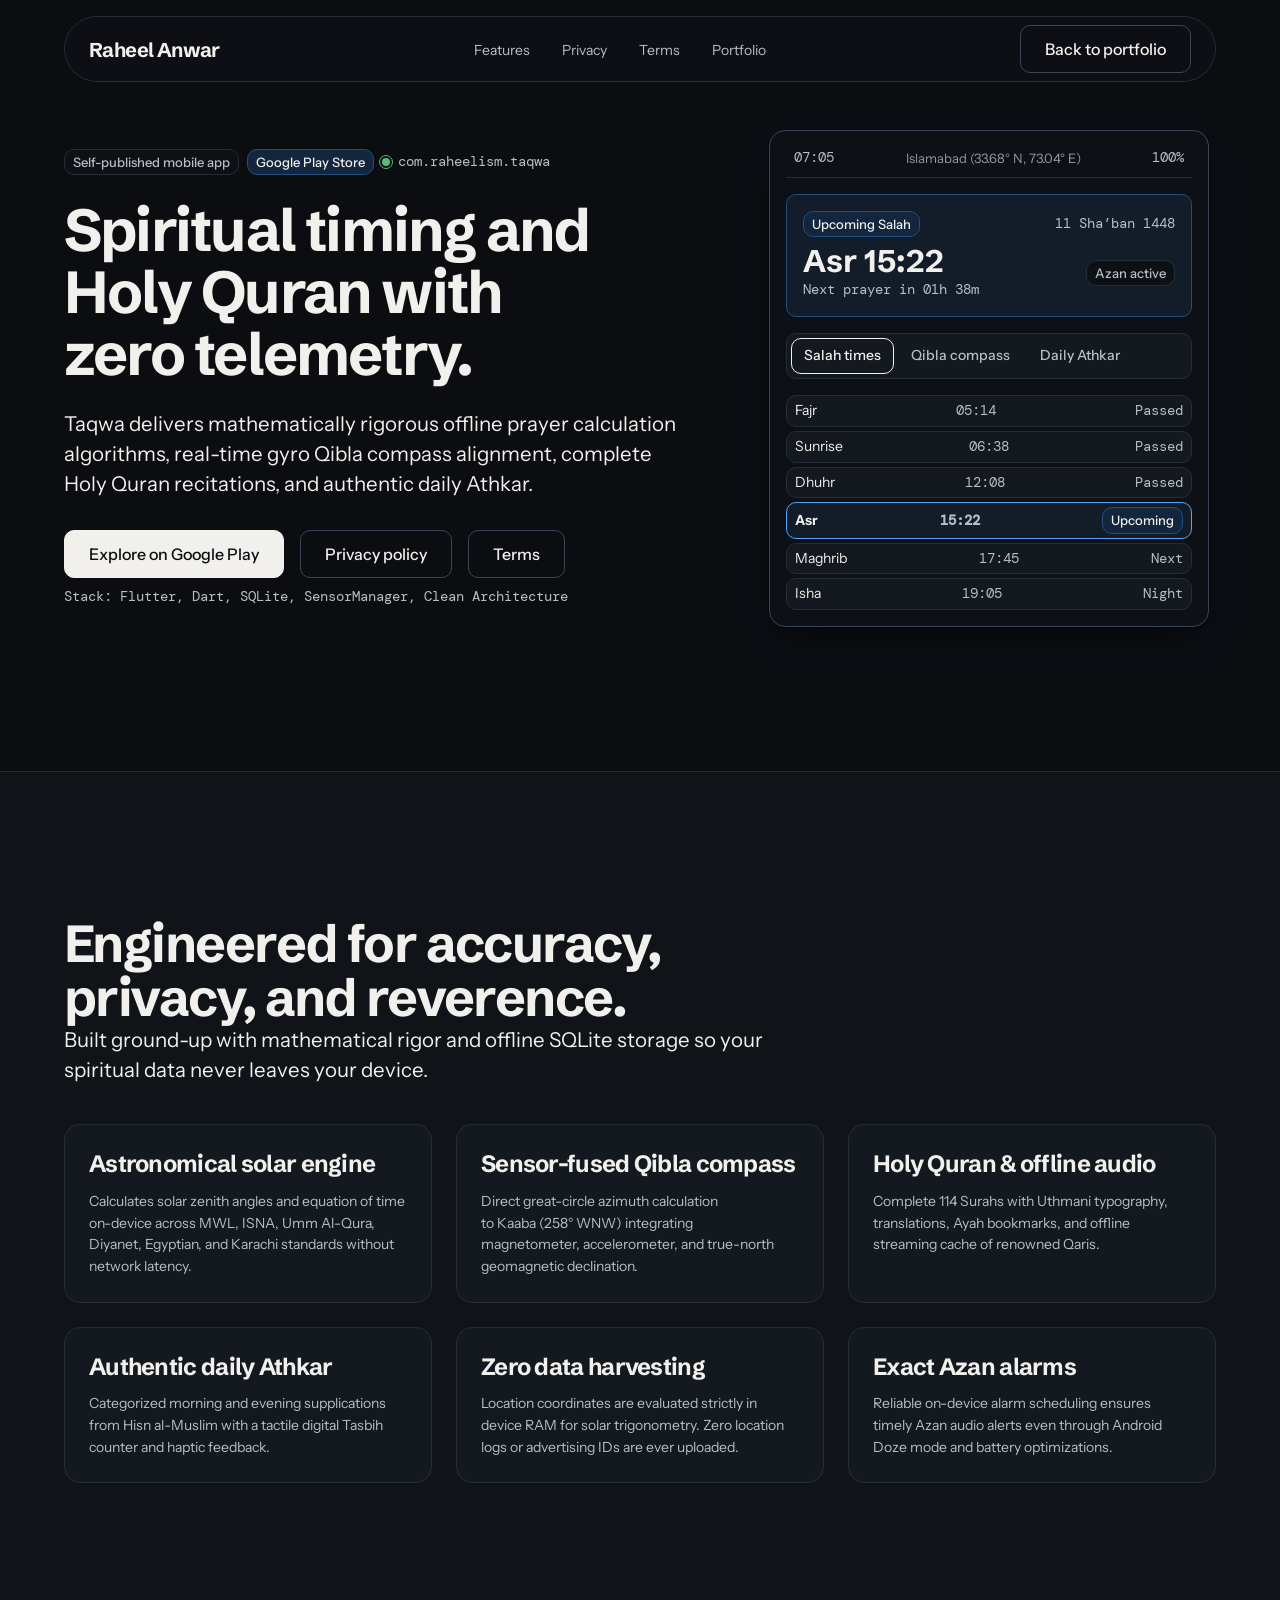
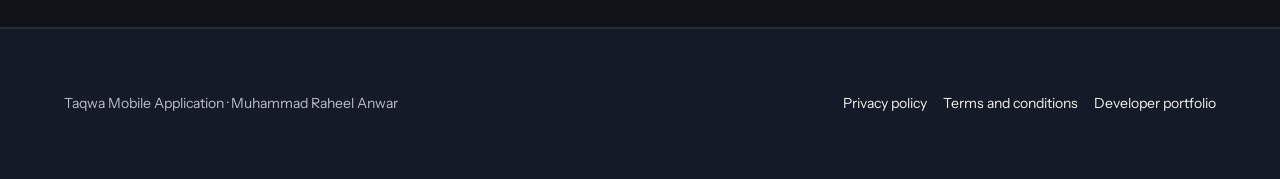
<file: taqwa-app/index.html>
<!DOCTYPE html>
<html lang="en">

<head>
  <meta charset="UTF-8">
  <meta name="viewport" content="width=device-width, initial-scale=1.0">
  <title>Taqwa | Islamic Prayer Times, Quran, Azan &amp; Qibla Companion</title>
  <meta name="description" content="Taqwa is an offline-first spiritual companion app featuring astronomical prayer algorithms, gyro Qibla compass, complete Quran with audio, and zero telemetry tracking. Developed by Muhammad Raheel Anwar.">
  <link rel="preconnect" href="https://fonts.googleapis.com">
  <link rel="preconnect" href="https://fonts.gstatic.com" crossorigin>
  <link href="https://fonts.googleapis.com/css2?family=Schibsted+Grotesk:wght@700&family=Instrument+Sans:wght@400;500&family=DM+Mono:wght@400;500&display=swap" rel="stylesheet">
  <script>document.documentElement.classList.add('js');</script>
  <style>
/* Hallmark · shape: Workbench · genre: modern-minimal · theme: custom (Astryx-inspired carbon & slate-navy) · job: product
 * axes: dark/grotesk-sans/cool · posture: committed · contrast: pass · v2.0.0 */
@import url("../tokens.css");
@import url("../base.css");

.site-header {
  position: sticky;
  top: var(--space-md);
  z-index: var(--z-sticky-nav);
  padding-inline: var(--gutter);
}

.nav-pill {
  max-width: var(--container);
  margin-inline: auto;
  min-height: 64px;
  padding: var(--space-xs) var(--space-lg);
  background: var(--color-nav-bg);
  color: var(--color-ink);
  border: var(--rule-hair) solid var(--color-rule);
  border-radius: var(--radius-pill);
  display: flex;
  align-items: center;
  justify-content: space-between;
  gap: var(--space-lg);
}

.brand {
  font-family: var(--font-display);
  font-weight: 700;
  font-size: var(--text-lg);
  letter-spacing: var(--tracking-display);
  text-decoration: none;
  white-space: nowrap;
  color: var(--color-ink);
}

.nav-links {
  display: flex;
  align-items: center;
  gap: var(--space-md);
  list-style: none;
  margin: 0;
  padding: 0;
}

.nav-links a {
  font-size: var(--text-sm);
  color: var(--color-ink-2);
  text-decoration: none;
  padding: var(--space-2xs) var(--space-xs);
  border-radius: var(--radius-input);
  transition: color var(--dur-short) var(--ease-out), background-color var(--dur-short) var(--ease-out);
}

.nav-links a:hover {
  color: var(--color-ink);
  background: var(--color-paper-2);
}

.btn {
  display: inline-flex;
  align-items: center;
  justify-content: center;
  gap: var(--space-xs);
  min-height: 48px;
  padding: 0 var(--space-lg);
  border: var(--rule-hair) solid var(--color-rule-strong);
  border-radius: var(--radius-input);
  font-family: var(--font-body);
  font-weight: 500;
  font-size: var(--text-md);
  line-height: 1;
  white-space: nowrap;
  text-decoration: none;
  cursor: pointer;
  background: var(--color-clear);
  color: var(--color-ink);
  transition: transform var(--dur-micro) var(--ease-out), background-color var(--dur-short) var(--ease-out), border-color var(--dur-short) var(--ease-out);
}

.btn:hover {
  background: var(--color-surface-well);
  border-color: var(--color-ink);
}

.btn:active {
  transform: translateY(1px);
}

.btn--primary {
  background: var(--color-accent);
  color: var(--color-accent-ink);
  border-color: var(--color-accent);
}

.btn--primary:hover {
  background: var(--color-accent-deep);
  border-color: var(--color-accent-deep);
}

.btn--nav {
  min-height: 40px;
  padding: 0 var(--space-md);
  font-size: var(--text-sm);
}

.hero-taqwa {
  padding-block: var(--space-2xl) var(--section-gap);
}

.hero-grid {
  display: grid;
  grid-template-columns: 7fr 5fr;
  gap: var(--space-2xl);
  align-items: center;
}

.hero-copy {
  display: flex;
  flex-direction: column;
  gap: var(--space-lg);
}

.hero-copy h1 {
  font-size: var(--text-display-s);
}

.hero-badges {
  display: flex;
  flex-wrap: wrap;
  gap: var(--space-xs);
  align-items: center;
}

.badge-tag {
  display: inline-flex;
  align-items: center;
  padding: var(--space-3xs) var(--space-xs);
  border-radius: var(--radius-input);
  border: var(--rule-hair) solid var(--color-rule);
  background: var(--color-surface-inset);
  color: var(--color-ink-2);
  font-size: var(--text-xs);
  font-weight: 500;
}

.badge-tag--accent {
  border-color: var(--color-signal-border);
  background: var(--color-accent-soft);
  color: var(--color-ink);
}

.beacon {
  display: inline-flex;
  align-items: center;
  gap: var(--space-xs);
  font-size: var(--text-xs);
}

.beacon__dot {
  width: 8px;
  height: 8px;
  border-radius: var(--radius-pill);
  background: var(--color-success);
  position: relative;
  flex-shrink: 0;
}

.beacon__dot::after {
  content: "";
  position: absolute;
  inset: -3px;
  border-radius: var(--radius-pill);
  border: 1px solid var(--color-success);
  animation: beacon-wave 2.4s var(--ease-out) infinite;
}

@keyframes beacon-wave {
  0% { transform: scale(0.85); opacity: 0.95; }
  70% { transform: scale(2.4); opacity: 0; }
  100% { transform: scale(2.4); opacity: 0; }
}

@media (prefers-reduced-motion: reduce) {
  .beacon__dot::after { animation: none; }
}

.hero-actions {
  display: flex;
  flex-direction: column;
  gap: var(--space-xs);
  margin-top: var(--space-xs);
}

.hero-actions__btns {
  display: flex;
  flex-wrap: wrap;
  gap: var(--space-md);
  align-items: center;
}

/* Phone Mockup */
.taqwa-phone {
  background: var(--color-surface-inset);
  color: var(--color-ink);
  border: var(--rule-hair) solid var(--color-rule-strong);
  border-radius: var(--radius-card);
  padding: var(--space-md);
  box-shadow: var(--shadow-lift);
  display: flex;
  flex-direction: column;
  gap: var(--space-md);
  max-width: 440px;
  margin-inline: auto;
  width: 100%;
}

.phone-status-bar {
  display: flex;
  justify-content: space-between;
  align-items: center;
  font-size: var(--text-xs);
  color: var(--color-muted);
  padding-inline: var(--space-xs);
  border-bottom: var(--rule-hair) solid var(--color-rule);
  padding-bottom: var(--space-xs);
}

.phone-hero-card {
  padding: var(--space-md);
  border-radius: var(--radius-input);
  background: var(--color-surface-well);
  color: var(--color-ink);
  border: var(--rule-hair) solid var(--color-signal-border);
  display: flex;
  flex-direction: column;
  gap: var(--space-xs);
}

.phone-hero-top {
  display: flex;
  justify-content: space-between;
  align-items: center;
}

.phone-time-big {
  font-family: var(--font-display);
  font-size: var(--text-2xl);
  font-weight: 700;
  line-height: 1;
  color: var(--color-ink);
}

.seg {
  display: inline-flex;
  flex-wrap: wrap;
  gap: var(--space-2xs);
  padding: var(--space-2xs);
  background: var(--color-surface-card);
  color: var(--color-ink);
  border-radius: var(--radius-input);
  border: var(--rule-hair) solid var(--color-rule);
  max-width: 100%;
}

.seg button {
  min-height: 36px;
  padding: 0 var(--space-sm);
  border: var(--rule-hair) solid var(--color-clear);
  border-radius: var(--radius-input);
  background: var(--color-clear);
  color: var(--color-ink-2);
  font-size: var(--text-sm);
  font-weight: 500;
  cursor: pointer;
  white-space: nowrap;
  transition: border-color var(--dur-short) var(--ease-out), color var(--dur-short) var(--ease-out);
}

.seg button:hover {
  color: var(--color-ink);
}

.seg button[aria-selected="true"] {
  border-color: var(--color-ink);
  color: var(--color-ink);
}

.phone-view {
  display: flex;
  flex-direction: column;
  gap: var(--space-sm);
}

.phone-prayer-list {
  display: flex;
  flex-direction: column;
  gap: var(--space-2xs);
}

.phone-prayer-row {
  display: flex;
  justify-content: space-between;
  align-items: center;
  padding: var(--space-2xs) var(--space-xs);
  border-radius: var(--radius-input);
  background: var(--color-surface-card);
  color: var(--color-ink);
  border: var(--rule-hair) solid var(--color-rule);
  font-size: var(--text-sm);
}

.phone-prayer-row--active {
  border-color: var(--color-signal);
  background: var(--color-surface-well);
}

.qibla-dial {
  display: flex;
  flex-direction: column;
  align-items: center;
  justify-content: center;
  padding: var(--space-lg);
  border-radius: var(--radius-card);
  background: var(--color-surface-card);
  color: var(--color-ink);
  border: var(--rule-hair) solid var(--color-rule);
  text-align: center;
  gap: var(--space-xs);
}

.qibla-compass-circle {
  width: 110px;
  height: 110px;
  border-radius: var(--radius-pill);
  border: 2px dashed var(--color-signal-border);
  display: flex;
  flex-direction: column;
  align-items: center;
  justify-content: center;
  background: var(--color-surface-inset);
  color: var(--color-ink);
  margin-block: var(--space-xs);
}

.tasbih-box {
  display: flex;
  flex-direction: column;
  align-items: center;
  gap: var(--space-md);
  padding: var(--space-lg);
  border-radius: var(--radius-card);
  background: var(--color-surface-card);
  color: var(--color-ink);
  border: var(--rule-hair) solid var(--color-rule);
  text-align: center;
}

.tasbih-btn {
  width: 88px;
  height: 88px;
  border-radius: var(--radius-pill);
  border: 2px solid var(--color-signal);
  background: var(--color-surface-well);
  color: var(--color-ink);
  font-size: var(--text-2xl);
  font-family: var(--font-display);
  font-weight: 700;
  display: flex;
  align-items: center;
  justify-content: center;
  cursor: pointer;
  transition: transform var(--dur-micro) var(--ease-out), background-color var(--dur-short) var(--ease-out);
}

.tasbih-btn:hover {
  background: var(--color-surface-inset);
}

.tasbih-btn:active {
  transform: scale(0.92);
}

/* Features Grid */
.sec-features {
  padding-block: var(--section-gap);
  background: var(--color-paper-2);
  border-top: var(--rule-hair) solid var(--color-rule);
  border-bottom: var(--rule-hair) solid var(--color-rule);
}

.features-grid {
  display: grid;
  grid-template-columns: repeat(3, minmax(0, 1fr));
  gap: var(--space-lg);
}

.feat-card {
  padding: var(--space-lg);
  border-radius: var(--radius-card);
  background: var(--color-surface-card);
  color: var(--color-ink);
  border: var(--rule-hair) solid var(--color-rule);
  display: flex;
  flex-direction: column;
  gap: var(--space-sm);
  transition: transform var(--dur-short) var(--ease-out), border-color var(--dur-short) var(--ease-out), box-shadow var(--dur-short) var(--ease-out);
}

.feat-card:hover {
  transform: translateY(-4px);
  border-color: var(--color-signal-border);
  box-shadow: var(--shadow-lift);
}

.feat-card h3 {
  font-size: var(--text-title);
  line-height: 1.25;
}

.feat-card p {
  font-size: var(--text-sm);
  color: var(--color-ink-2);
  line-height: 1.55;
}

.mono-code {
  font-family: var(--font-outlier);
  font-size: var(--text-sm);
  font-variant-numeric: tabular-nums;
  color: var(--color-ink-2);
}

.site-footer {
  padding-block: var(--space-2xl);
  background: var(--color-paper-3);
  color: var(--color-ink);
  border-top: var(--rule-hair) solid var(--color-rule);
}

.footer-inner {
  display: flex;
  flex-wrap: wrap;
  align-items: center;
  justify-content: space-between;
  gap: var(--space-md);
  font-size: var(--text-sm);
  color: var(--color-ink-2);
}

.footer-inner nav {
  display: flex;
  flex-wrap: wrap;
  gap: var(--space-md);
}

.footer-inner a {
  color: var(--color-ink);
  text-decoration: none;
}

.footer-inner a:hover {
  text-decoration: underline;
}

@media (max-width: 60rem) {
  .hero-grid,
  .features-grid {
    grid-template-columns: minmax(0, 1fr);
    gap: var(--space-xl);
  }
  .nav-links {
    display: none;
  }
}
  </style>
</head>

<body>
  <header class="site-header">
    <nav class="nav-pill" aria-label="Taqwa application navigation">
      <a class="brand" href="../index.html">Raheel Anwar</a>
      <ul class="nav-links">
        <li><a href="#features">Features</a></li>
        <li><a href="privacy-policy.html">Privacy</a></li>
        <li><a href="terms-and-conditions.html">Terms</a></li>
        <li><a href="../index.html">Portfolio</a></li>
      </ul>
      <a class="btn" href="../index.html">Back to portfolio</a>
    </nav>
  </header>

  <main>
    <section class="hero-taqwa">
      <div class="container hero-grid">
        <div class="hero-copy">
          <div class="hero-badges">
            <span class="badge-tag">Self-published mobile app</span>
            <span class="badge-tag badge-tag--accent">Google Play Store</span>
            <span class="beacon">
              <span class="beacon__dot"></span>
              <span class="mono-code">com.raheelism.taqwa</span>
            </span>
          </div>

          <h1>Spiritual timing and Holy Quran with zero telemetry.</h1>
          <p class="lead">Taqwa delivers mathematically rigorous offline prayer calculation algorithms, real-time gyro Qibla compass alignment, complete Holy Quran recitations, and authentic daily Athkar.</p>

          <div class="hero-actions">
            <div class="hero-actions__btns">
              <a class="btn btn--primary" href="https://play.google.com/store/apps/details?id=com.raheelism.taqwa" target="_blank" rel="noopener noreferrer">Explore on Google Play</a>
              <a class="btn" href="privacy-policy.html">Privacy policy</a>
              <a class="btn" href="terms-and-conditions.html">Terms</a>
            </div>
            <span class="mono-code">Stack: Flutter, Dart, SQLite, SensorManager, Clean Architecture</span>
          </div>
        </div>

        <div class="taqwa-phone" aria-label="Interactive Taqwa mobile app preview">
          <div class="phone-status-bar">
            <span class="mono-code">07:05</span>
            <span>Islamabad (33.68° N, 73.04° E)</span>
            <span class="mono-code">100%</span>
          </div>

          <div class="phone-hero-card">
            <div class="phone-hero-top">
              <span class="badge-tag badge-tag--accent">Upcoming Salah</span>
              <span class="mono-code">11 Sha’ban 1448</span>
            </div>
            <div class="phone-hero-top">
              <div>
                <span class="phone-time-big">Asr 15:22</span>
                <p class="mono-code">Next prayer in 01h 38m</p>
              </div>
              <span class="badge-tag">Azan active</span>
            </div>
          </div>

          <div class="seg" role="tablist" aria-label="Taqwa preview modes">
            <button type="button" role="tab" aria-selected="true" id="tab-pt-salah" aria-controls="view-pt-salah">Salah times</button>
            <button type="button" role="tab" aria-selected="false" id="tab-pt-qibla" aria-controls="view-pt-qibla" tabindex="-1">Qibla compass</button>
            <button type="button" role="tab" aria-selected="false" id="tab-pt-tasbih" aria-controls="view-pt-tasbih" tabindex="-1">Daily Athkar</button>
          </div>

          <div id="view-pt-salah" role="tabpanel" aria-labelledby="tab-pt-salah" class="phone-view">
            <div class="phone-prayer-list">
              <div class="phone-prayer-row">
                <span>Fajr</span>
                <span class="mono-code">05:14</span>
                <span class="mono-code">Passed</span>
              </div>
              <div class="phone-prayer-row">
                <span>Sunrise</span>
                <span class="mono-code">06:38</span>
                <span class="mono-code">Passed</span>
              </div>
              <div class="phone-prayer-row">
                <span>Dhuhr</span>
                <span class="mono-code">12:08</span>
                <span class="mono-code">Passed</span>
              </div>
              <div class="phone-prayer-row phone-prayer-row--active">
                <span><strong>Asr</strong></span>
                <span class="mono-code"><strong>15:22</strong></span>
                <span class="badge-tag badge-tag--accent">Upcoming</span>
              </div>
              <div class="phone-prayer-row">
                <span>Maghrib</span>
                <span class="mono-code">17:45</span>
                <span class="mono-code">Next</span>
              </div>
              <div class="phone-prayer-row">
                <span>Isha</span>
                <span class="mono-code">19:05</span>
                <span class="mono-code">Night</span>
              </div>
            </div>
          </div>

          <div id="view-pt-qibla" role="tabpanel" aria-labelledby="tab-pt-qibla" class="phone-view" hidden>
            <div class="qibla-dial">
              <div class="qibla-compass-circle">
                <span class="mono-code">258.4°</span>
                <span>WNW</span>
              </div>
              <strong>Direct Qibla to Holy Kaaba</strong>
              <p class="mono-code">Distance: 3,540 km · Azimuth bearing verified</p>
              <span class="badge-tag">Magnetometer fused</span>
            </div>
          </div>

          <div id="view-pt-tasbih" role="tabpanel" aria-labelledby="tab-pt-tasbih" class="phone-view" hidden>
            <div class="tasbih-box">
              <p>سُبْحَانَ اللَّهِ وَبِحَمْدِهِ</p>
              <span class="mono-code">Subhan-Allahi wa bihamdihi</span>
              <button type="button" id="tasbih-btn" class="tasbih-btn" aria-label="Tap to count"><span id="tasbih-display">33</span></button>
              <div style="display:flex; gap:var(--space-xs);">
                <button type="button" id="tasbih-reset" class="btn btn--nav">Reset</button>
              </div>
            </div>
          </div>
        </div>
      </div>
    </section>

    <section id="features" class="sec-features">
      <div class="container">
        <div class="head-split" style="margin-bottom:var(--space-xl);">
          <h2>Engineered for accuracy, privacy, and reverence.</h2>
          <p class="lead">Built ground-up with mathematical rigor and offline SQLite storage so your spiritual data never leaves your device.</p>
        </div>

        <div class="features-grid">
          <div class="feat-card">
            <h3>Astronomical solar engine</h3>
            <p>Calculates solar zenith angles and equation of time on-device across MWL, ISNA, Umm Al-Qura, Diyanet, Egyptian, and Karachi standards without network latency.</p>
          </div>
          <div class="feat-card">
            <h3>Sensor-fused Qibla compass</h3>
            <p>Direct great-circle azimuth calculation to Kaaba (258° WNW) integrating magnetometer, accelerometer, and true-north geomagnetic declination.</p>
          </div>
          <div class="feat-card">
            <h3>Holy Quran &amp; offline audio</h3>
            <p>Complete 114 Surahs with Uthmani typography, translations, Ayah bookmarks, and offline streaming cache of renowned Qaris.</p>
          </div>
          <div class="feat-card">
            <h3>Authentic daily Athkar</h3>
            <p>Categorized morning and evening supplications from Hisn al-Muslim with a tactile digital Tasbih counter and haptic feedback.</p>
          </div>
          <div class="feat-card">
            <h3>Zero data harvesting</h3>
            <p>Location coordinates are evaluated strictly in device RAM for solar trigonometry. Zero location logs or advertising IDs are ever uploaded.</p>
          </div>
          <div class="feat-card">
            <h3>Exact Azan alarms</h3>
            <p>Reliable on-device alarm scheduling ensures timely Azan audio alerts even through Android Doze mode and battery optimizations.</p>
          </div>
        </div>
      </div>
    </section>
  </main>

  <footer class="site-footer">
    <div class="container footer-inner">
      <span>Taqwa Mobile Application · Muhammad Raheel Anwar</span>
      <nav aria-label="Taqwa footer links">
        <a href="privacy-policy.html">Privacy policy</a>
        <a href="terms-and-conditions.html">Terms and conditions</a>
        <a href="../index.html">Developer portfolio</a>
      </nav>
    </div>
  </footer>

  <script>
    document.querySelectorAll('[role="tablist"]').forEach((tablist) => {
      const tabs = Array.from(tablist.querySelectorAll('[role="tab"]'));
      tabs.forEach((tab, idx) => {
        tab.addEventListener('click', () => {
          tabs.forEach((t) => {
            const selected = t === tab;
            t.setAttribute('aria-selected', selected ? 'true' : 'false');
            t.tabIndex = selected ? 0 : -1;
            const panelId = t.getAttribute('aria-controls');
            if (panelId) {
              const panel = document.getElementById(panelId);
              if (panel) panel.hidden = !selected;
            }
          });
        });
        tab.addEventListener('keydown', (e) => {
          if (e.key === 'ArrowRight' || e.key === 'ArrowLeft') {
            e.preventDefault();
            const next = e.key === 'ArrowRight' ? (idx + 1) % tabs.length : (idx - 1 + tabs.length) % tabs.length;
            tabs[next].focus();
            tabs[next].click();
          }
        });
      });
    });

    const tasbihBtn = document.getElementById('tasbih-btn');
    const tasbihDisplay = document.getElementById('tasbih-display');
    const tasbihReset = document.getElementById('tasbih-reset');
    let tasbihCount = 33;
    if (tasbihBtn && tasbihDisplay) {
      tasbihBtn.addEventListener('click', () => {
        tasbihCount++;
        tasbihDisplay.textContent = tasbihCount;
      });
    }
    if (tasbihReset && tasbihDisplay) {
      tasbihReset.addEventListener('click', () => {
        tasbihCount = 0;
        tasbihDisplay.textContent = '0';
      });
    }
  </script>
</body>

</html>
</file>
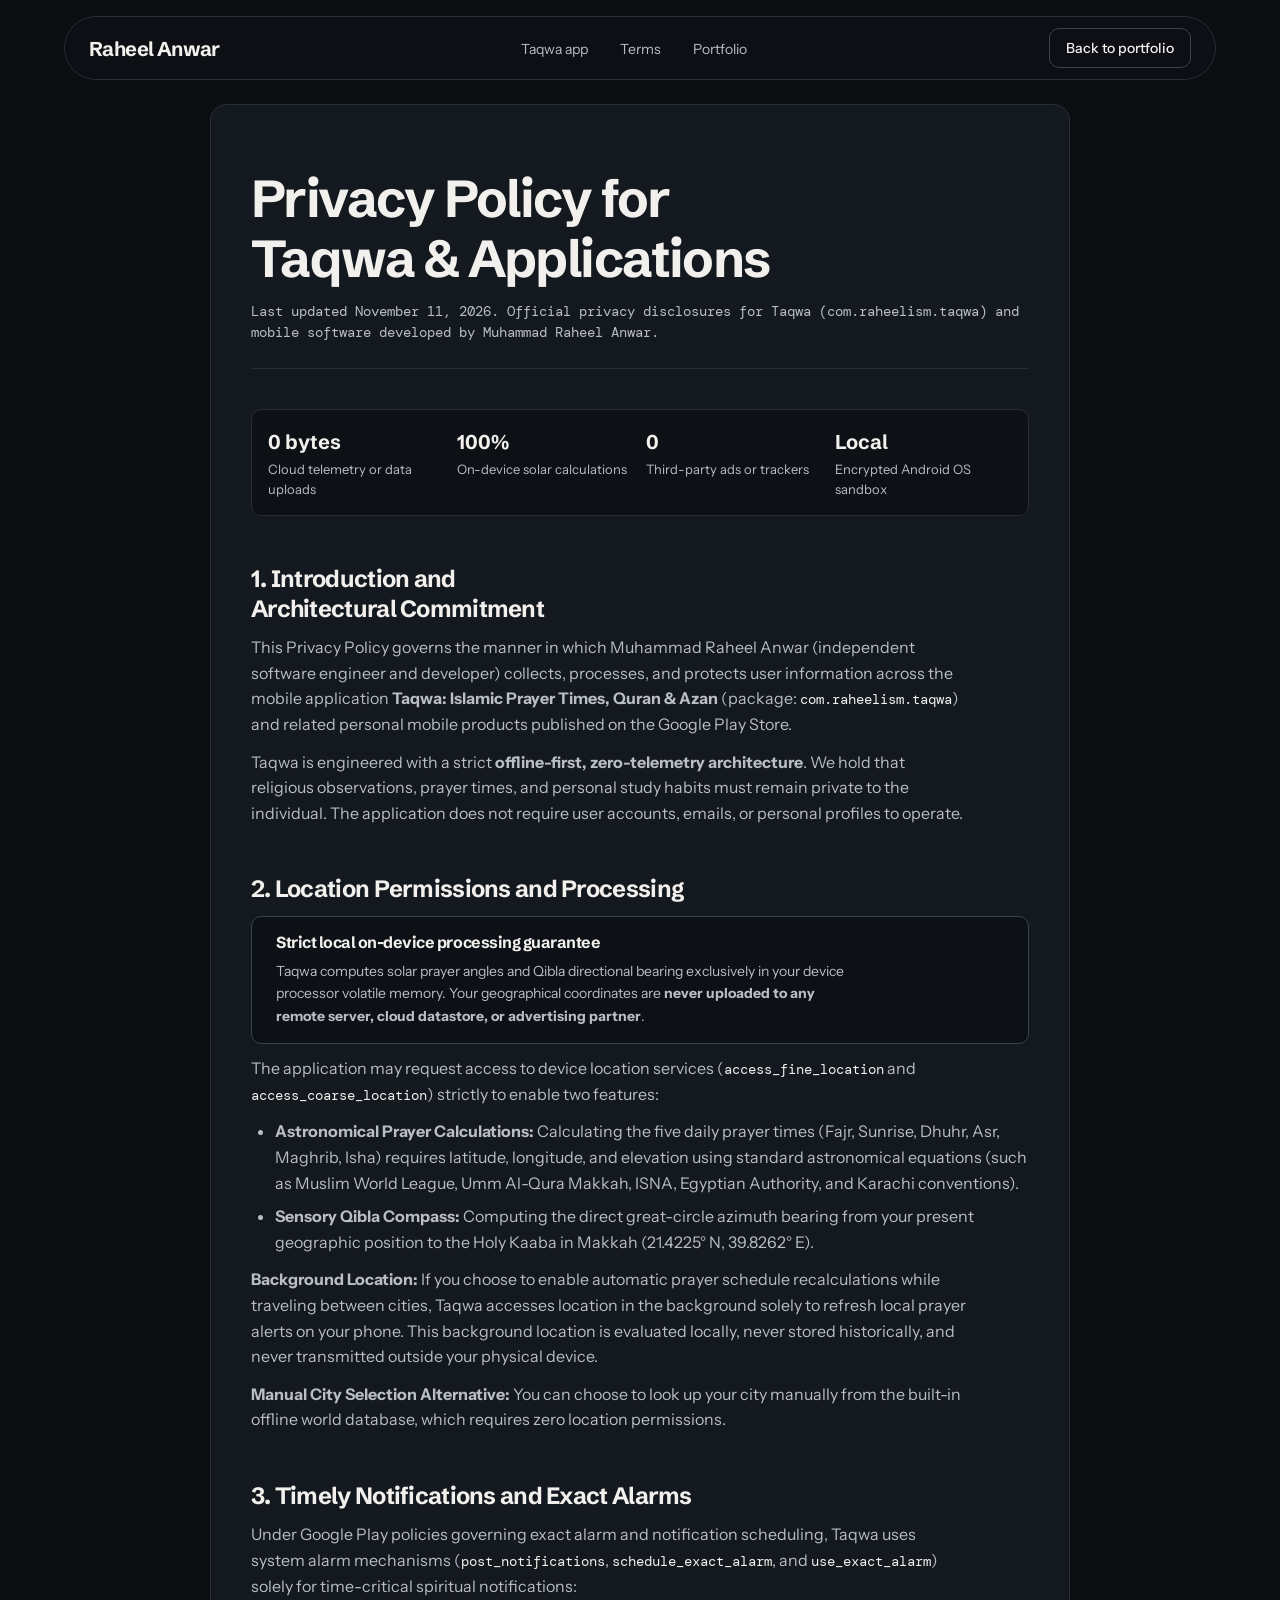
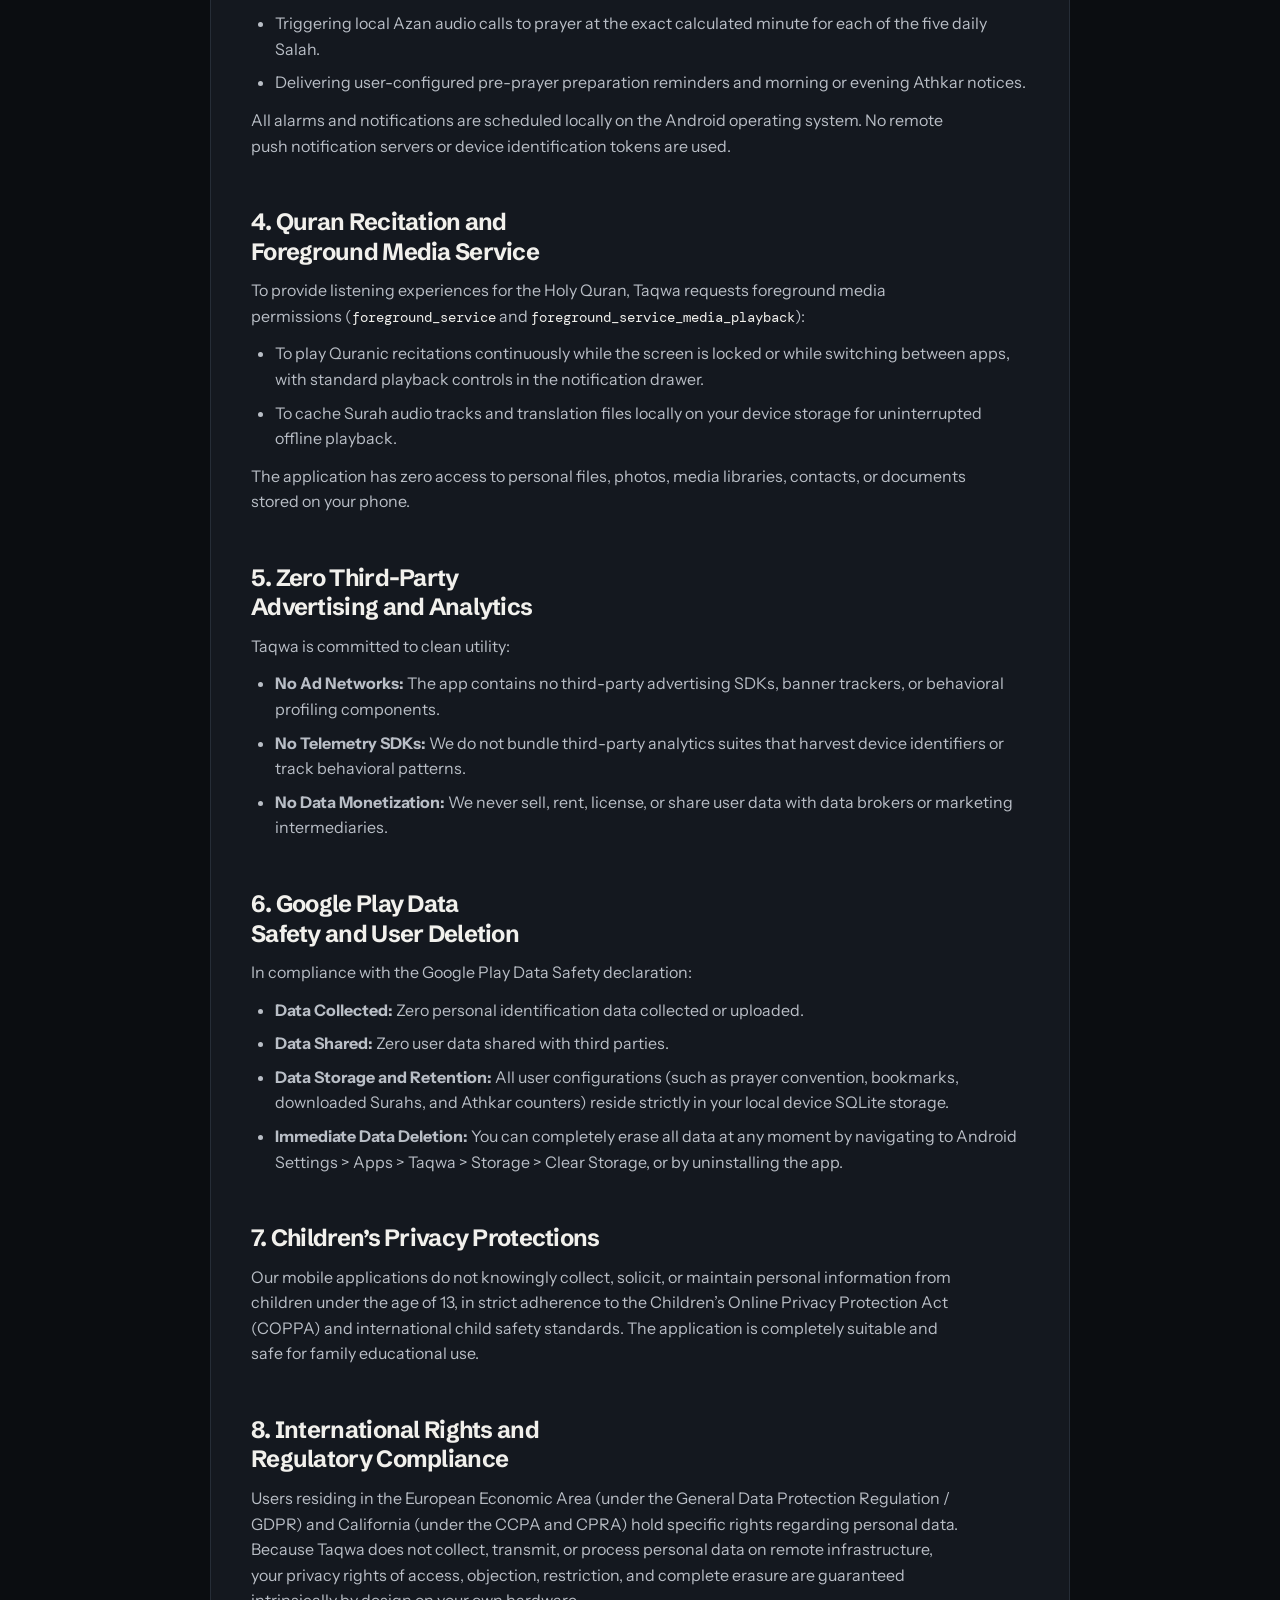
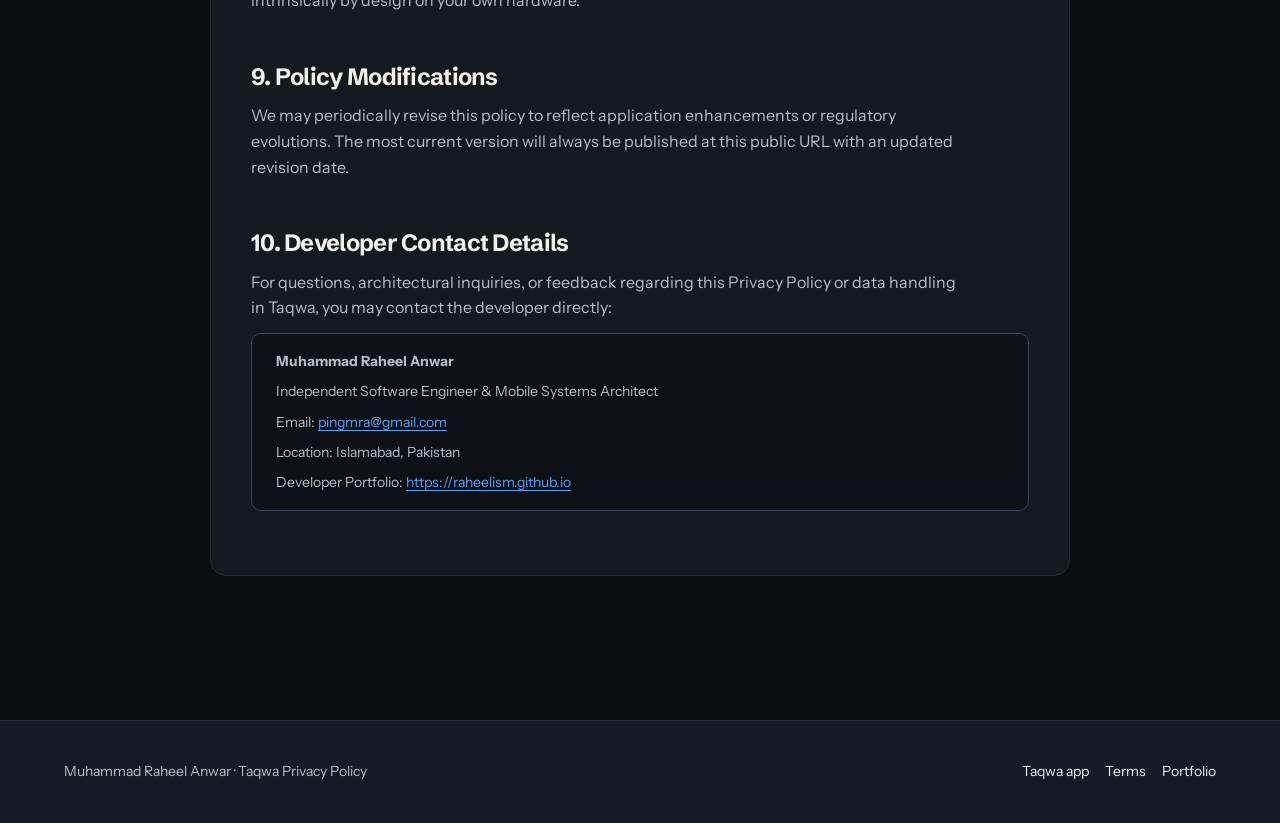
<file: taqwa-app/privacy-policy/index.html>
<!DOCTYPE html>
<html lang="en">

<head>
  <meta charset="UTF-8">
  <meta name="viewport" content="width=device-width, initial-scale=1.0">
  <title>Privacy Policy | Taqwa App by Muhammad Raheel Anwar</title>
  <meta name="description" content="Official privacy policy for Taqwa: Islamic Prayer Times, Quran &amp; Azan and mobile applications developed by Muhammad Raheel Anwar. Google Play Store compliant.">
  <link rel="preconnect" href="https://fonts.googleapis.com">
  <link rel="preconnect" href="https://fonts.gstatic.com" crossorigin>
  <link href="https://fonts.googleapis.com/css2?family=Schibsted+Grotesk:wght@700&family=Instrument+Sans:wght@400;500&family=DM+Mono:wght@400;500&display=swap" rel="stylesheet">
  <style>
/* Hallmark · shape: Workbench · genre: modern-minimal · theme: custom (Astryx-inspired carbon & slate-navy) · job: document
 * axes: dark/grotesk-sans/cool · posture: committed · contrast: pass · v2.0.0 */
@import url("../../tokens.css");
@import url("../../base.css");

.site-header {
  position: sticky;
  top: var(--space-md);
  z-index: var(--z-sticky-nav);
  padding-inline: var(--gutter);
}

.nav-pill {
  max-width: var(--container);
  margin-inline: auto;
  min-height: 64px;
  padding: var(--space-xs) var(--space-lg);
  background: var(--color-nav-bg);
  color: var(--color-ink);
  border: var(--rule-hair) solid var(--color-rule);
  border-radius: var(--radius-pill);
  display: flex;
  align-items: center;
  justify-content: space-between;
  gap: var(--space-lg);
}

.brand {
  font-family: var(--font-display);
  font-weight: 700;
  font-size: var(--text-lg);
  letter-spacing: var(--tracking-display);
  text-decoration: none;
  white-space: nowrap;
  color: var(--color-ink);
}

.nav-links {
  display: flex;
  align-items: center;
  gap: var(--space-md);
  list-style: none;
  margin: 0;
  padding: 0;
}

.nav-links a {
  font-size: var(--text-sm);
  color: var(--color-ink-2);
  text-decoration: none;
  padding: var(--space-2xs) var(--space-xs);
  border-radius: var(--radius-input);
  transition: color var(--dur-short) var(--ease-out), background-color var(--dur-short) var(--ease-out);
}

.nav-links a:hover {
  color: var(--color-ink);
  background: var(--color-paper-2);
}

.btn {
  display: inline-flex;
  align-items: center;
  justify-content: center;
  gap: var(--space-xs);
  min-height: 40px;
  padding: 0 var(--space-md);
  border: var(--rule-hair) solid var(--color-rule-strong);
  border-radius: var(--radius-input);
  font-family: var(--font-body);
  font-weight: 500;
  font-size: var(--text-sm);
  line-height: 1;
  white-space: nowrap;
  text-decoration: none;
  cursor: pointer;
  background: var(--color-clear);
  color: var(--color-ink);
  transition: transform var(--dur-micro) var(--ease-out), background-color var(--dur-short) var(--ease-out), border-color var(--dur-short) var(--ease-out);
}

.btn:hover {
  background: var(--color-surface-well);
  border-color: var(--color-ink);
}

.btn:active {
  transform: translateY(1px);
}

.btn--primary {
  background: var(--color-accent);
  color: var(--color-accent-ink);
  border-color: var(--color-accent);
}

.btn--primary:hover {
  background: var(--color-accent-deep);
  border-color: var(--color-accent-deep);
}

.policy-page {
  padding-block: var(--space-xl) var(--section-gap);
}

.policy-card {
  max-width: 860px;
  margin-inline: auto;
  padding: var(--space-2xl) var(--space-xl);
  background: var(--color-surface-card);
  color: var(--color-ink);
  border: var(--rule-hair) solid var(--color-rule);
  border-radius: var(--radius-card);
  display: flex;
  flex-direction: column;
  gap: var(--space-xl);
}

.policy-head {
  display: flex;
  flex-direction: column;
  gap: var(--space-sm);
  padding-bottom: var(--space-lg);
  border-bottom: var(--rule-hair) solid var(--color-rule);
}

.policy-head h1 {
  font-size: var(--text-section);
  line-height: 1.15;
}

.policy-meta {
  font-family: var(--font-outlier);
  font-size: var(--text-sm);
  color: var(--color-ink-2);
}

.summary-grid {
  display: grid;
  grid-template-columns: repeat(4, minmax(0, 1fr));
  gap: var(--space-sm);
  padding: var(--space-md);
  border-radius: var(--radius-input);
  background: var(--color-surface-inset);
  border: var(--rule-hair) solid var(--color-rule);
}

.summary-item {
  display: flex;
  flex-direction: column;
  gap: var(--space-3xs);
}

.summary-num {
  font-family: var(--font-display);
  font-size: var(--text-lg);
  font-weight: 700;
  color: var(--color-ink);
}

.summary-label {
  font-size: var(--text-xs);
  color: var(--color-ink-2);
}

.policy-section {
  display: flex;
  flex-direction: column;
  gap: var(--space-sm);
}

.policy-section h2 {
  font-size: var(--text-title);
  line-height: 1.25;
  color: var(--color-ink);
  padding-top: var(--space-xs);
}

.policy-section p,
.policy-section li {
  font-size: var(--text-md);
  color: var(--color-ink-2);
  line-height: 1.6;
}

.policy-section ul {
  margin: 0;
  padding-left: var(--space-lg);
  display: flex;
  flex-direction: column;
  gap: var(--space-xs);
}

.policy-highlight {
  padding: var(--space-md) var(--space-lg);
  background: var(--color-surface-inset);
  color: var(--color-ink);
  border: var(--rule-hair) solid var(--color-rule-strong);
  border-radius: var(--radius-input);
  display: flex;
  flex-direction: column;
  gap: var(--space-xs);
}

.policy-highlight h3 {
  font-size: var(--text-md);
  color: var(--color-ink);
}

.policy-highlight p {
  font-size: var(--text-sm);
  color: var(--color-ink-2);
}

.mono-code {
  font-family: var(--font-outlier);
  font-size: var(--text-sm);
  font-variant-numeric: tabular-nums;
  color: var(--color-ink);
}

.text-link {
  color: var(--color-signal);
  text-decoration: underline;
  text-underline-offset: 0.2em;
}

.site-footer {
  padding-block: var(--space-xl);
  background: var(--color-paper-3);
  color: var(--color-ink);
  border-top: var(--rule-hair) solid var(--color-rule);
}

.footer-inner {
  display: flex;
  flex-wrap: wrap;
  align-items: center;
  justify-content: space-between;
  gap: var(--space-md);
  font-size: var(--text-sm);
  color: var(--color-ink-2);
}

.footer-inner nav {
  display: flex;
  flex-wrap: wrap;
  gap: var(--space-md);
}

.footer-inner a {
  color: var(--color-ink);
  text-decoration: none;
}

.footer-inner a:hover {
  text-decoration: underline;
}

@media (max-width: 60rem) {
  .summary-grid {
    grid-template-columns: repeat(2, minmax(0, 1fr));
    gap: var(--space-md);
  }
  .nav-links {
    display: none;
  }
}

@media (max-width: 40rem) {
  .policy-card {
    padding: var(--space-lg) var(--space-md);
  }
  .summary-grid {
    grid-template-columns: minmax(0, 1fr);
  }
}
  </style>
</head>

<body>
  <header class="site-header">
    <nav class="nav-pill" aria-label="Privacy policy navigation">
      <a class="brand" href="../../index.html">Raheel Anwar</a>
      <ul class="nav-links">
        <li><a href="../index.html">Taqwa app</a></li>
        <li><a href="../terms-and-conditions.html">Terms</a></li>
        <li><a href="../../index.html">Portfolio</a></li>
      </ul>
      <a class="btn" href="../../index.html">Back to portfolio</a>
    </nav>
  </header>

  <main class="policy-page">
    <div class="container">
      <article class="policy-card">
        <header class="policy-head">
          <h1>Privacy Policy for Taqwa &amp; Applications</h1>
          <p class="policy-meta">Last updated November 11, 2026. Official privacy disclosures for Taqwa (com.raheelism.taqwa) and mobile software developed by Muhammad Raheel Anwar.</p>
        </header>

        <div class="summary-grid" role="region" aria-label="Privacy architecture summary">
          <div class="summary-item">
            <span class="summary-num">0 bytes</span>
            <span class="summary-label">Cloud telemetry or data uploads</span>
          </div>
          <div class="summary-item">
            <span class="summary-num">100%</span>
            <span class="summary-label">On-device solar calculations</span>
          </div>
          <div class="summary-item">
            <span class="summary-num">0</span>
            <span class="summary-label">Third-party ads or trackers</span>
          </div>
          <div class="summary-item">
            <span class="summary-num">Local</span>
            <span class="summary-label">Encrypted Android OS sandbox</span>
          </div>
        </div>

        <section class="policy-section">
          <h2>1. Introduction and Architectural Commitment</h2>
          <p>This Privacy Policy governs the manner in which Muhammad Raheel Anwar (independent software engineer and developer) collects, processes, and protects user information across the mobile application <strong>Taqwa: Islamic Prayer Times, Quran &amp; Azan</strong> (package: <span class="mono-code">com.raheelism.taqwa</span>) and related personal mobile products published on the Google Play Store.</p>
          <p>Taqwa is engineered with a strict <strong>offline-first, zero-telemetry architecture</strong>. We hold that religious observations, prayer times, and personal study habits must remain private to the individual. The application does not require user accounts, emails, or personal profiles to operate.</p>
        </section>

        <section class="policy-section">
          <h2>2. Location Permissions and Processing</h2>
          <div class="policy-highlight">
            <h3>Strict local on-device processing guarantee</h3>
            <p>Taqwa computes solar prayer angles and Qibla directional bearing exclusively in your device processor volatile memory. Your geographical coordinates are <strong>never uploaded to any remote server, cloud datastore, or advertising partner</strong>.</p>
          </div>
          <p>The application may request access to device location services (<span class="mono-code">access_fine_location</span> and <span class="mono-code">access_coarse_location</span>) strictly to enable two features:</p>
          <ul>
            <li><strong>Astronomical Prayer Calculations:</strong> Calculating the five daily prayer times (Fajr, Sunrise, Dhuhr, Asr, Maghrib, Isha) requires latitude, longitude, and elevation using standard astronomical equations (such as Muslim World League, Umm Al-Qura Makkah, ISNA, Egyptian Authority, and Karachi conventions).</li>
            <li><strong>Sensory Qibla Compass:</strong> Computing the direct great-circle azimuth bearing from your present geographic position to the Holy Kaaba in Makkah (21.4225° N, 39.8262° E).</li>
          </ul>
          <p><strong>Background Location:</strong> If you choose to enable automatic prayer schedule recalculations while traveling between cities, Taqwa accesses location in the background solely to refresh local prayer alerts on your phone. This background location is evaluated locally, never stored historically, and never transmitted outside your physical device.</p>
          <p><strong>Manual City Selection Alternative:</strong> You can choose to look up your city manually from the built-in offline world database, which requires zero location permissions.</p>
        </section>

        <section class="policy-section">
          <h2>3. Timely Notifications and Exact Alarms</h2>
          <p>Under Google Play policies governing exact alarm and notification scheduling, Taqwa uses system alarm mechanisms (<span class="mono-code">post_notifications</span>, <span class="mono-code">schedule_exact_alarm</span>, and <span class="mono-code">use_exact_alarm</span>) solely for time-critical spiritual notifications:</p>
          <ul>
            <li>Triggering local Azan audio calls to prayer at the exact calculated minute for each of the five daily Salah.</li>
            <li>Delivering user-configured pre-prayer preparation reminders and morning or evening Athkar notices.</li>
          </ul>
          <p>All alarms and notifications are scheduled locally on the Android operating system. No remote push notification servers or device identification tokens are used.</p>
        </section>

        <section class="policy-section">
          <h2>4. Quran Recitation and Foreground Media Service</h2>
          <p>To provide listening experiences for the Holy Quran, Taqwa requests foreground media permissions (<span class="mono-code">foreground_service</span> and <span class="mono-code">foreground_service_media_playback</span>):</p>
          <ul>
            <li>To play Quranic recitations continuously while the screen is locked or while switching between apps, with standard playback controls in the notification drawer.</li>
            <li>To cache Surah audio tracks and translation files locally on your device storage for uninterrupted offline playback.</li>
          </ul>
          <p>The application has zero access to personal files, photos, media libraries, contacts, or documents stored on your phone.</p>
        </section>

        <section class="policy-section">
          <h2>5. Zero Third-Party Advertising and Analytics</h2>
          <p>Taqwa is committed to clean utility:</p>
          <ul>
            <li><strong>No Ad Networks:</strong> The app contains no third-party advertising SDKs, banner trackers, or behavioral profiling components.</li>
            <li><strong>No Telemetry SDKs:</strong> We do not bundle third-party analytics suites that harvest device identifiers or track behavioral patterns.</li>
            <li><strong>No Data Monetization:</strong> We never sell, rent, license, or share user data with data brokers or marketing intermediaries.</li>
          </ul>
        </section>

        <section class="policy-section">
          <h2>6. Google Play Data Safety and User Deletion</h2>
          <p>In compliance with the Google Play Data Safety declaration:</p>
          <ul>
            <li><strong>Data Collected:</strong> Zero personal identification data collected or uploaded.</li>
            <li><strong>Data Shared:</strong> Zero user data shared with third parties.</li>
            <li><strong>Data Storage and Retention:</strong> All user configurations (such as prayer convention, bookmarks, downloaded Surahs, and Athkar counters) reside strictly in your local device SQLite storage.</li>
            <li><strong>Immediate Data Deletion:</strong> You can completely erase all data at any moment by navigating to Android Settings &gt; Apps &gt; Taqwa &gt; Storage &gt; Clear Storage, or by uninstalling the app.</li>
          </ul>
        </section>

        <section class="policy-section">
          <h2>7. Children’s Privacy Protections</h2>
          <p>Our mobile applications do not knowingly collect, solicit, or maintain personal information from children under the age of 13, in strict adherence to the Children’s Online Privacy Protection Act (COPPA) and international child safety standards. The application is completely suitable and safe for family educational use.</p>
        </section>

        <section class="policy-section">
          <h2>8. International Rights and Regulatory Compliance</h2>
          <p>Users residing in the European Economic Area (under the General Data Protection Regulation / GDPR) and California (under the CCPA and CPRA) hold specific rights regarding personal data. Because Taqwa does not collect, transmit, or process personal data on remote infrastructure, your privacy rights of access, objection, restriction, and complete erasure are guaranteed intrinsically by design on your own hardware.</p>
        </section>

        <section class="policy-section">
          <h2>9. Policy Modifications</h2>
          <p>We may periodically revise this policy to reflect application enhancements or regulatory evolutions. The most current version will always be published at this public URL with an updated revision date.</p>
        </section>

        <section class="policy-section">
          <h2>10. Developer Contact Details</h2>
          <p>For questions, architectural inquiries, or feedback regarding this Privacy Policy or data handling in Taqwa, you may contact the developer directly:</p>
          <div class="policy-highlight">
            <p><strong>Muhammad Raheel Anwar</strong></p>
            <p>Independent Software Engineer &amp; Mobile Systems Architect</p>
            <p>Email: <a class="text-link" href="mailto:pingmra@gmail.com">pingmra@gmail.com</a></p>
            <p>Location: Islamabad, Pakistan</p>
            <p>Developer Portfolio: <a class="text-link" href="https://raheelism.github.io">https://raheelism.github.io</a></p>
          </div>
        </section>
      </article>
    </div>
  </main>

  <footer class="site-footer">
    <div class="container footer-inner">
      <span>Muhammad Raheel Anwar · Taqwa Privacy Policy</span>
      <nav aria-label="Footer links">
        <a href="../index.html">Taqwa app</a>
        <a href="../terms-and-conditions.html">Terms</a>
        <a href="../../index.html">Portfolio</a>
      </nav>
    </div>
  </footer>
</body>

</html>
</file>
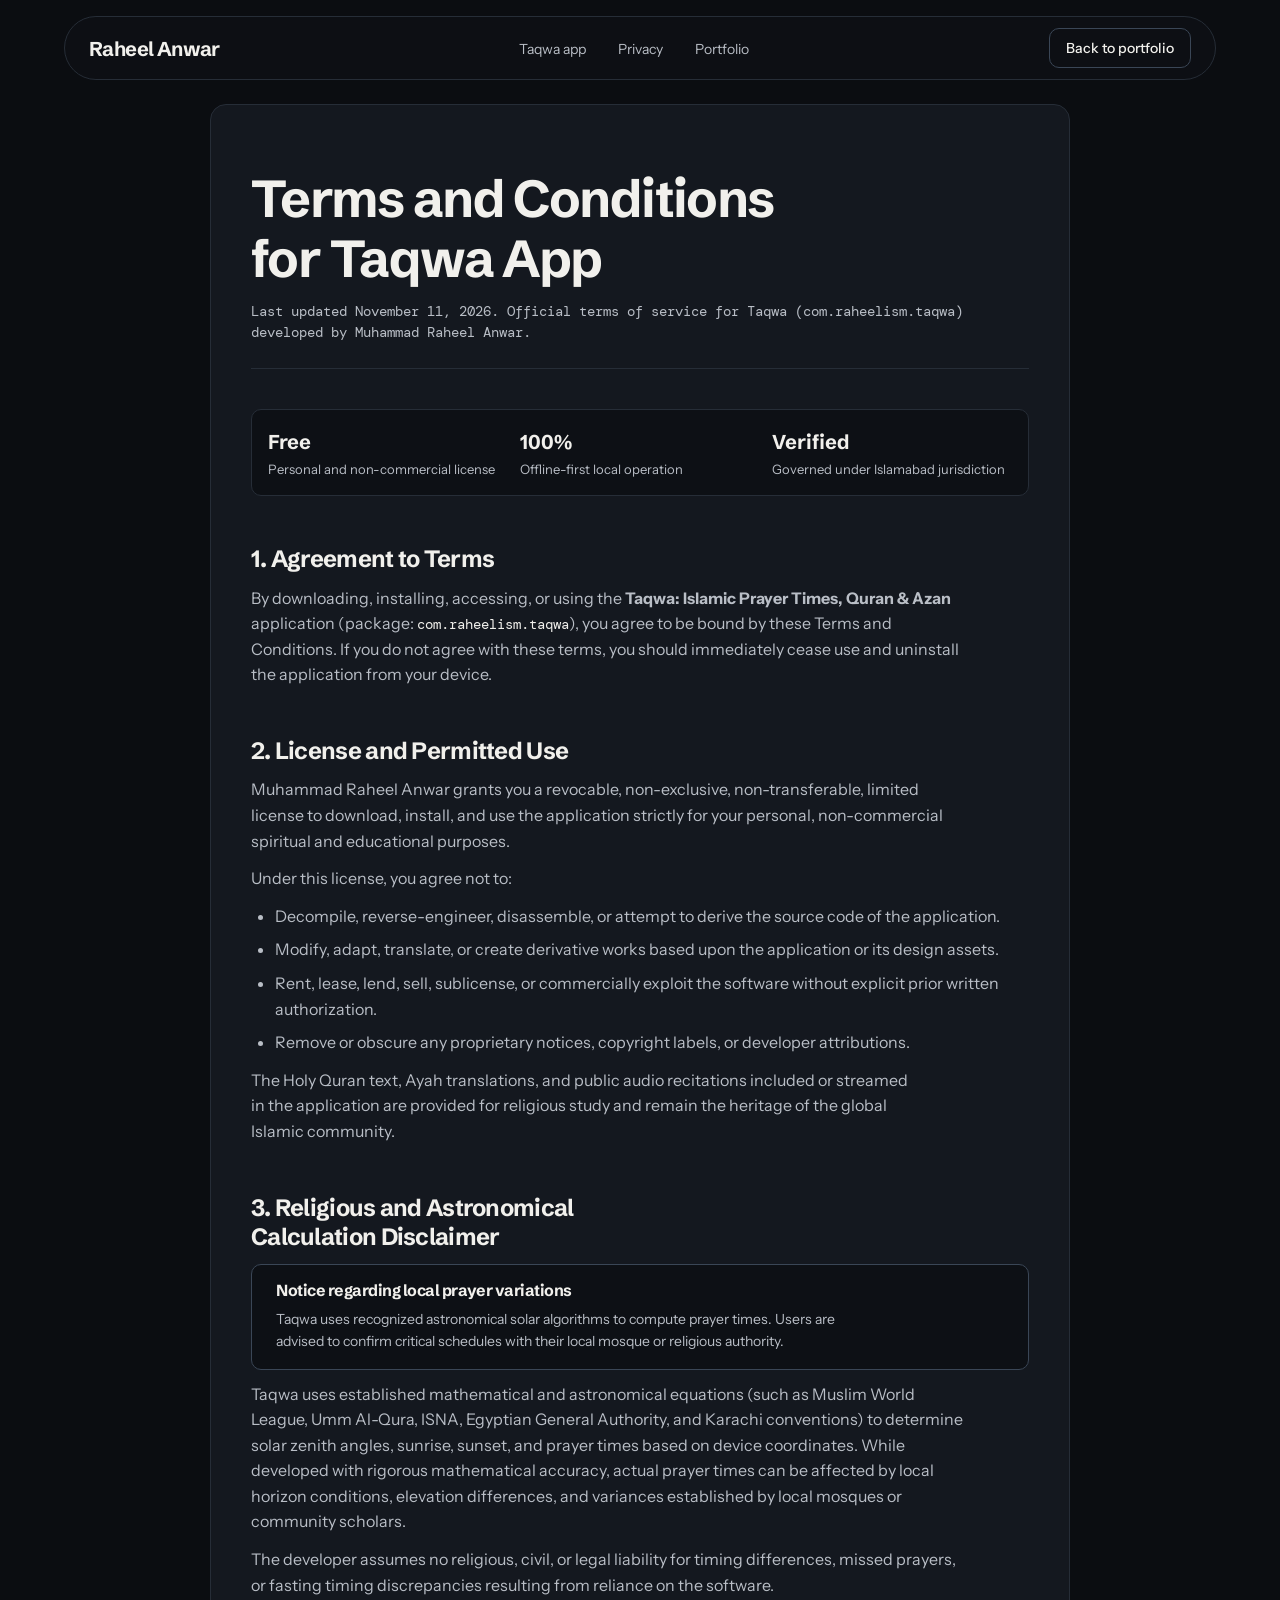
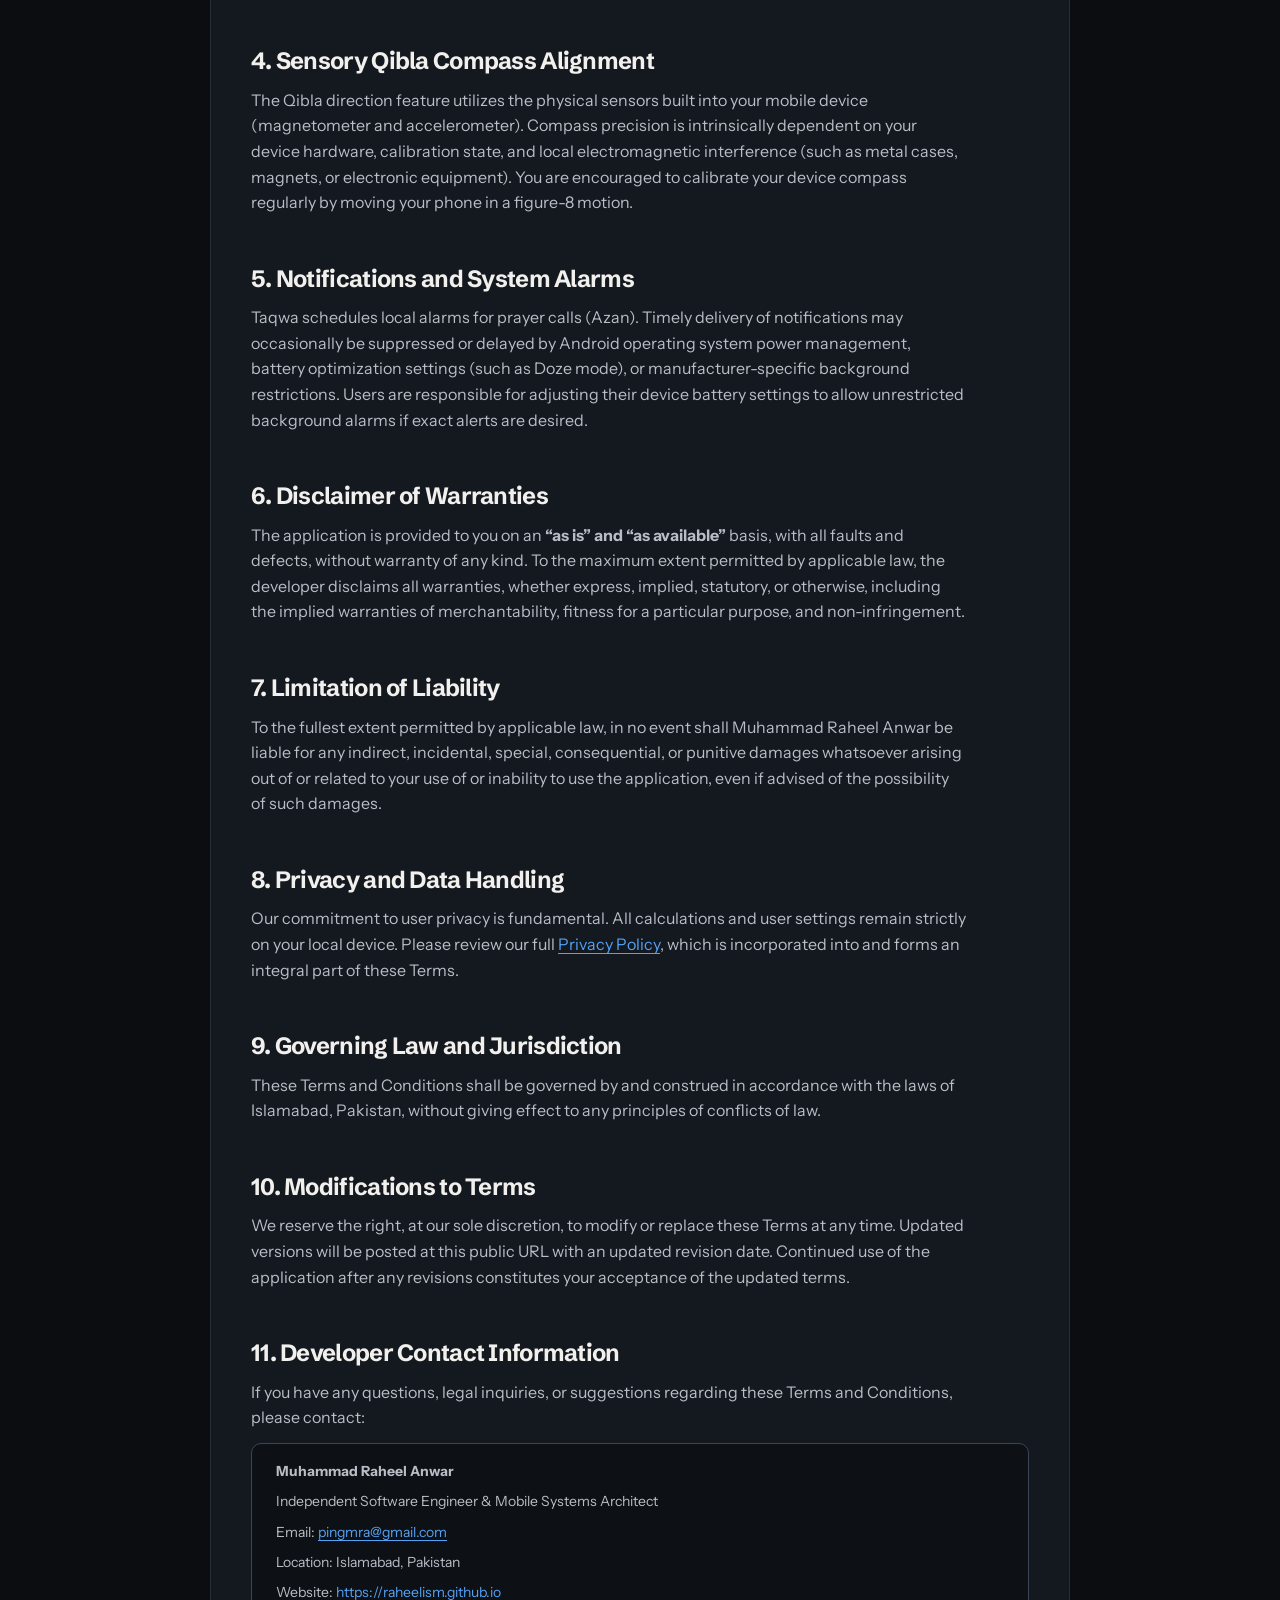
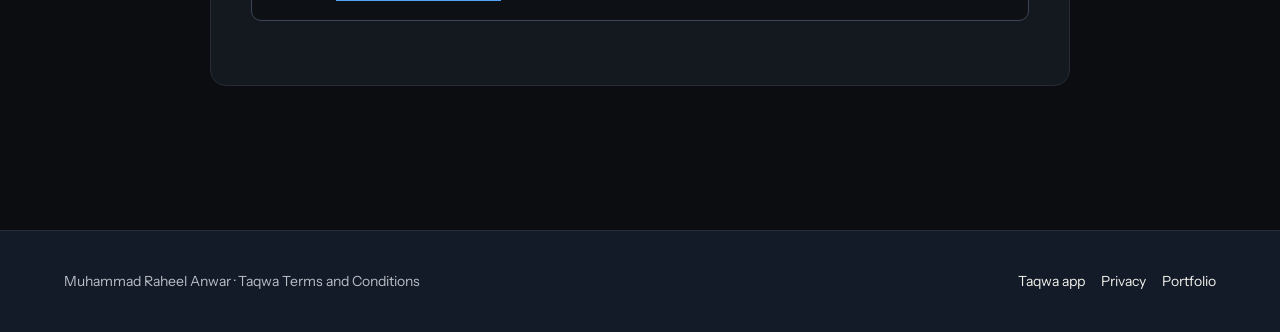
<file: taqwa-app/terms-and-conditions/index.html>
<!DOCTYPE html>
<html lang="en">

<head>
  <meta charset="UTF-8">
  <meta name="viewport" content="width=device-width, initial-scale=1.0">
  <title>Terms and Conditions | Taqwa App by Muhammad Raheel Anwar</title>
  <meta name="description" content="Official terms and conditions for Taqwa: Islamic Prayer Times, Quran &amp; Azan and mobile software developed by Muhammad Raheel Anwar.">
  <link rel="preconnect" href="https://fonts.googleapis.com">
  <link rel="preconnect" href="https://fonts.gstatic.com" crossorigin>
  <link href="https://fonts.googleapis.com/css2?family=Schibsted+Grotesk:wght@700&family=Instrument+Sans:wght@400;500&family=DM+Mono:wght@400;500&display=swap" rel="stylesheet">
  <style>
/* Hallmark · shape: Workbench · genre: modern-minimal · theme: custom (Astryx-inspired carbon & slate-navy) · job: document
 * axes: dark/grotesk-sans/cool · posture: committed · contrast: pass · v2.0.0 */
@import url("../../tokens.css");
@import url("../../base.css");

.site-header {
  position: sticky;
  top: var(--space-md);
  z-index: var(--z-sticky-nav);
  padding-inline: var(--gutter);
}

.nav-pill {
  max-width: var(--container);
  margin-inline: auto;
  min-height: 64px;
  padding: var(--space-xs) var(--space-lg);
  background: var(--color-nav-bg);
  color: var(--color-ink);
  border: var(--rule-hair) solid var(--color-rule);
  border-radius: var(--radius-pill);
  display: flex;
  align-items: center;
  justify-content: space-between;
  gap: var(--space-lg);
}

.brand {
  font-family: var(--font-display);
  font-weight: 700;
  font-size: var(--text-lg);
  letter-spacing: var(--tracking-display);
  text-decoration: none;
  white-space: nowrap;
  color: var(--color-ink);
}

.nav-links {
  display: flex;
  align-items: center;
  gap: var(--space-md);
  list-style: none;
  margin: 0;
  padding: 0;
}

.nav-links a {
  font-size: var(--text-sm);
  color: var(--color-ink-2);
  text-decoration: none;
  padding: var(--space-2xs) var(--space-xs);
  border-radius: var(--radius-input);
  transition: color var(--dur-short) var(--ease-out), background-color var(--dur-short) var(--ease-out);
}

.nav-links a:hover {
  color: var(--color-ink);
  background: var(--color-paper-2);
}

.btn {
  display: inline-flex;
  align-items: center;
  justify-content: center;
  gap: var(--space-xs);
  min-height: 40px;
  padding: 0 var(--space-md);
  border: var(--rule-hair) solid var(--color-rule-strong);
  border-radius: var(--radius-input);
  font-family: var(--font-body);
  font-weight: 500;
  font-size: var(--text-sm);
  line-height: 1;
  white-space: nowrap;
  text-decoration: none;
  cursor: pointer;
  background: var(--color-clear);
  color: var(--color-ink);
  transition: transform var(--dur-micro) var(--ease-out), background-color var(--dur-short) var(--ease-out), border-color var(--dur-short) var(--ease-out);
}

.btn:hover {
  background: var(--color-surface-well);
  border-color: var(--color-ink);
}

.btn:active {
  transform: translateY(1px);
}

.btn--primary {
  background: var(--color-accent);
  color: var(--color-accent-ink);
  border-color: var(--color-accent);
}

.btn--primary:hover {
  background: var(--color-accent-deep);
  border-color: var(--color-accent-deep);
}

.policy-page {
  padding-block: var(--space-xl) var(--section-gap);
}

.policy-card {
  max-width: 860px;
  margin-inline: auto;
  padding: var(--space-2xl) var(--space-xl);
  background: var(--color-surface-card);
  color: var(--color-ink);
  border: var(--rule-hair) solid var(--color-rule);
  border-radius: var(--radius-card);
  display: flex;
  flex-direction: column;
  gap: var(--space-xl);
}

.policy-head {
  display: flex;
  flex-direction: column;
  gap: var(--space-sm);
  padding-bottom: var(--space-lg);
  border-bottom: var(--rule-hair) solid var(--color-rule);
}

.policy-head h1 {
  font-size: var(--text-section);
  line-height: 1.15;
}

.policy-meta {
  font-family: var(--font-outlier);
  font-size: var(--text-sm);
  color: var(--color-ink-2);
}

.summary-grid {
  display: grid;
  grid-template-columns: repeat(3, minmax(0, 1fr));
  gap: var(--space-sm);
  padding: var(--space-md);
  border-radius: var(--radius-input);
  background: var(--color-surface-inset);
  border: var(--rule-hair) solid var(--color-rule);
}

.summary-item {
  display: flex;
  flex-direction: column;
  gap: var(--space-3xs);
}

.summary-num {
  font-family: var(--font-display);
  font-size: var(--text-lg);
  font-weight: 700;
  color: var(--color-ink);
}

.summary-label {
  font-size: var(--text-xs);
  color: var(--color-ink-2);
}

.policy-section {
  display: flex;
  flex-direction: column;
  gap: var(--space-sm);
}

.policy-section h2 {
  font-size: var(--text-title);
  line-height: 1.25;
  color: var(--color-ink);
  padding-top: var(--space-xs);
}

.policy-section p,
.policy-section li {
  font-size: var(--text-md);
  color: var(--color-ink-2);
  line-height: 1.6;
}

.policy-section ul {
  margin: 0;
  padding-left: var(--space-lg);
  display: flex;
  flex-direction: column;
  gap: var(--space-xs);
}

.policy-highlight {
  padding: var(--space-md) var(--space-lg);
  background: var(--color-surface-inset);
  color: var(--color-ink);
  border: var(--rule-hair) solid var(--color-rule-strong);
  border-radius: var(--radius-input);
  display: flex;
  flex-direction: column;
  gap: var(--space-xs);
}

.policy-highlight h3 {
  font-size: var(--text-md);
  color: var(--color-ink);
}

.policy-highlight p {
  font-size: var(--text-sm);
  color: var(--color-ink-2);
}

.mono-code {
  font-family: var(--font-outlier);
  font-size: var(--text-sm);
  font-variant-numeric: tabular-nums;
  color: var(--color-ink);
}

.text-link {
  color: var(--color-signal);
  text-decoration: underline;
  text-underline-offset: 0.2em;
}

.site-footer {
  padding-block: var(--space-xl);
  background: var(--color-paper-3);
  color: var(--color-ink);
  border-top: var(--rule-hair) solid var(--color-rule);
}

.footer-inner {
  display: flex;
  flex-wrap: wrap;
  align-items: center;
  justify-content: space-between;
  gap: var(--space-md);
  font-size: var(--text-sm);
  color: var(--color-ink-2);
}

.footer-inner nav {
  display: flex;
  flex-wrap: wrap;
  gap: var(--space-md);
}

.footer-inner a {
  color: var(--color-ink);
  text-decoration: none;
}

.footer-inner a:hover {
  text-decoration: underline;
}

@media (max-width: 60rem) {
  .summary-grid {
    grid-template-columns: minmax(0, 1fr);
    gap: var(--space-md);
  }
  .nav-links {
    display: none;
  }
}

@media (max-width: 40rem) {
  .policy-card {
    padding: var(--space-lg) var(--space-md);
  }
}
  </style>
</head>

<body>
  <header class="site-header">
    <nav class="nav-pill" aria-label="Terms and conditions navigation">
      <a class="brand" href="../../index.html">Raheel Anwar</a>
      <ul class="nav-links">
        <li><a href="../index.html">Taqwa app</a></li>
        <li><a href="../privacy-policy.html">Privacy</a></li>
        <li><a href="../../index.html">Portfolio</a></li>
      </ul>
      <a class="btn" href="../../index.html">Back to portfolio</a>
    </nav>
  </header>

  <main class="policy-page">
    <div class="container">
      <article class="policy-card">
        <header class="policy-head">
          <h1>Terms and Conditions for Taqwa App</h1>
          <p class="policy-meta">Last updated November 11, 2026. Official terms of service for Taqwa (com.raheelism.taqwa) developed by Muhammad Raheel Anwar.</p>
        </header>

        <div class="summary-grid" role="region" aria-label="Terms summary">
          <div class="summary-item">
            <span class="summary-num">Free</span>
            <span class="summary-label">Personal and non-commercial license</span>
          </div>
          <div class="summary-item">
            <span class="summary-num">100%</span>
            <span class="summary-label">Offline-first local operation</span>
          </div>
          <div class="summary-item">
            <span class="summary-num">Verified</span>
            <span class="summary-label">Governed under Islamabad jurisdiction</span>
          </div>
        </div>

        <section class="policy-section">
          <h2>1. Agreement to Terms</h2>
          <p>By downloading, installing, accessing, or using the <strong>Taqwa: Islamic Prayer Times, Quran &amp; Azan</strong> application (package: <span class="mono-code">com.raheelism.taqwa</span>), you agree to be bound by these Terms and Conditions. If you do not agree with these terms, you should immediately cease use and uninstall the application from your device.</p>
        </section>

        <section class="policy-section">
          <h2>2. License and Permitted Use</h2>
          <p>Muhammad Raheel Anwar grants you a revocable, non-exclusive, non-transferable, limited license to download, install, and use the application strictly for your personal, non-commercial spiritual and educational purposes.</p>
          <p>Under this license, you agree not to:</p>
          <ul>
            <li>Decompile, reverse-engineer, disassemble, or attempt to derive the source code of the application.</li>
            <li>Modify, adapt, translate, or create derivative works based upon the application or its design assets.</li>
            <li>Rent, lease, lend, sell, sublicense, or commercially exploit the software without explicit prior written authorization.</li>
            <li>Remove or obscure any proprietary notices, copyright labels, or developer attributions.</li>
          </ul>
          <p>The Holy Quran text, Ayah translations, and public audio recitations included or streamed in the application are provided for religious study and remain the heritage of the global Islamic community.</p>
        </section>

        <section class="policy-section">
          <h2>3. Religious and Astronomical Calculation Disclaimer</h2>
          <div class="policy-highlight">
            <h3>Notice regarding local prayer variations</h3>
            <p>Taqwa uses recognized astronomical solar algorithms to compute prayer times. Users are advised to confirm critical schedules with their local mosque or religious authority.</p>
          </div>
          <p>Taqwa uses established mathematical and astronomical equations (such as Muslim World League, Umm Al-Qura, ISNA, Egyptian General Authority, and Karachi conventions) to determine solar zenith angles, sunrise, sunset, and prayer times based on device coordinates. While developed with rigorous mathematical accuracy, actual prayer times can be affected by local horizon conditions, elevation differences, and variances established by local mosques or community scholars.</p>
          <p>The developer assumes no religious, civil, or legal liability for timing differences, missed prayers, or fasting timing discrepancies resulting from reliance on the software.</p>
        </section>

        <section class="policy-section">
          <h2>4. Sensory Qibla Compass Alignment</h2>
          <p>The Qibla direction feature utilizes the physical sensors built into your mobile device (magnetometer and accelerometer). Compass precision is intrinsically dependent on your device hardware, calibration state, and local electromagnetic interference (such as metal cases, magnets, or electronic equipment). You are encouraged to calibrate your device compass regularly by moving your phone in a figure-8 motion.</p>
        </section>

        <section class="policy-section">
          <h2>5. Notifications and System Alarms</h2>
          <p>Taqwa schedules local alarms for prayer calls (Azan). Timely delivery of notifications may occasionally be suppressed or delayed by Android operating system power management, battery optimization settings (such as Doze mode), or manufacturer-specific background restrictions. Users are responsible for adjusting their device battery settings to allow unrestricted background alarms if exact alerts are desired.</p>
        </section>

        <section class="policy-section">
          <h2>6. Disclaimer of Warranties</h2>
          <p>The application is provided to you on an <strong>“as is” and “as available”</strong> basis, with all faults and defects, without warranty of any kind. To the maximum extent permitted by applicable law, the developer disclaims all warranties, whether express, implied, statutory, or otherwise, including the implied warranties of merchantability, fitness for a particular purpose, and non-infringement.</p>
        </section>

        <section class="policy-section">
          <h2>7. Limitation of Liability</h2>
          <p>To the fullest extent permitted by applicable law, in no event shall Muhammad Raheel Anwar be liable for any indirect, incidental, special, consequential, or punitive damages whatsoever arising out of or related to your use of or inability to use the application, even if advised of the possibility of such damages.</p>
        </section>

        <section class="policy-section">
          <h2>8. Privacy and Data Handling</h2>
          <p>Our commitment to user privacy is fundamental. All calculations and user settings remain strictly on your local device. Please review our full <a class="text-link" href="../privacy-policy.html">Privacy Policy</a>, which is incorporated into and forms an integral part of these Terms.</p>
        </section>

        <section class="policy-section">
          <h2>9. Governing Law and Jurisdiction</h2>
          <p>These Terms and Conditions shall be governed by and construed in accordance with the laws of Islamabad, Pakistan, without giving effect to any principles of conflicts of law.</p>
        </section>

        <section class="policy-section">
          <h2>10. Modifications to Terms</h2>
          <p>We reserve the right, at our sole discretion, to modify or replace these Terms at any time. Updated versions will be posted at this public URL with an updated revision date. Continued use of the application after any revisions constitutes your acceptance of the updated terms.</p>
        </section>

        <section class="policy-section">
          <h2>11. Developer Contact Information</h2>
          <p>If you have any questions, legal inquiries, or suggestions regarding these Terms and Conditions, please contact:</p>
          <div class="policy-highlight">
            <p><strong>Muhammad Raheel Anwar</strong></p>
            <p>Independent Software Engineer &amp; Mobile Systems Architect</p>
            <p>Email: <a class="text-link" href="mailto:pingmra@gmail.com">pingmra@gmail.com</a></p>
            <p>Location: Islamabad, Pakistan</p>
            <p>Website: <a class="text-link" href="https://raheelism.github.io">https://raheelism.github.io</a></p>
          </div>
        </section>
      </article>
    </div>
  </main>

  <footer class="site-footer">
    <div class="container footer-inner">
      <span>Muhammad Raheel Anwar · Taqwa Terms and Conditions</span>
      <nav aria-label="Footer navigation">
        <a href="../index.html">Taqwa app</a>
        <a href="../privacy-policy.html">Privacy</a>
        <a href="../../index.html">Portfolio</a>
      </nav>
    </div>
  </footer>
</body>

</html>
</file>
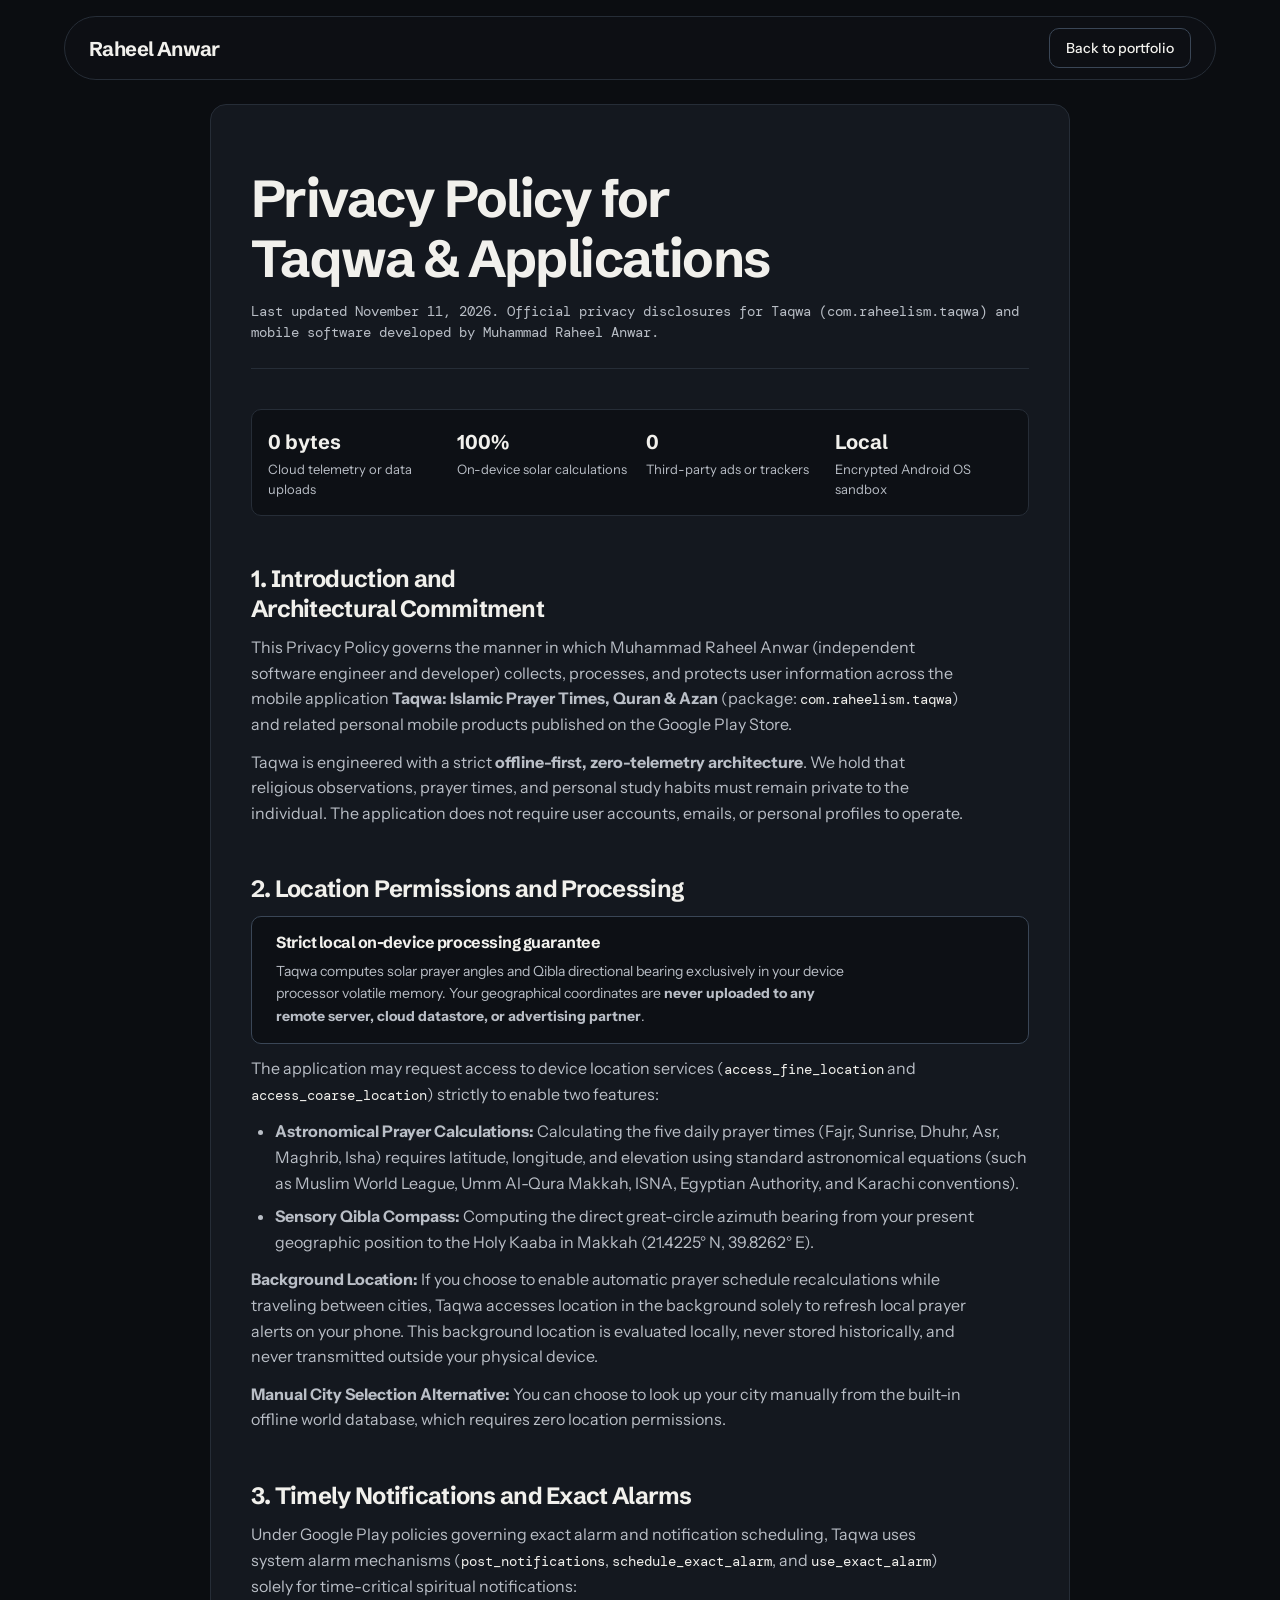
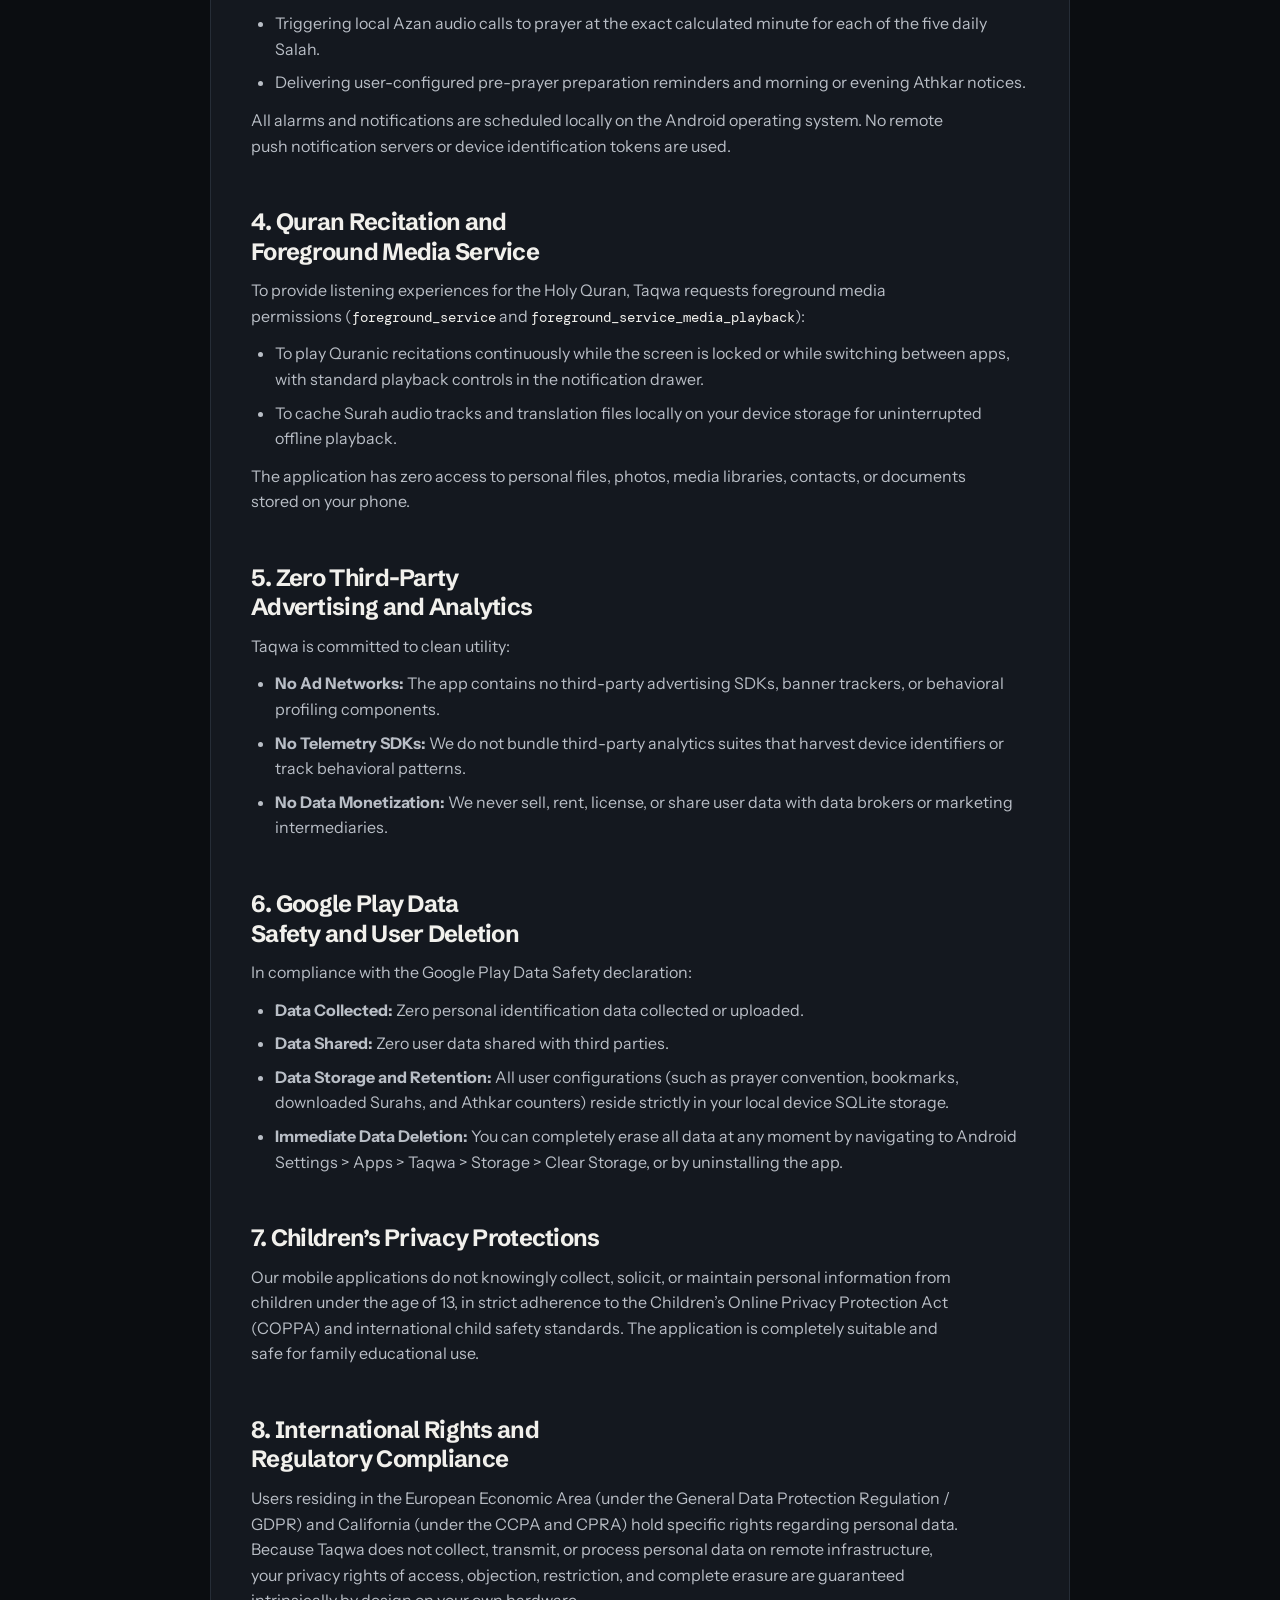
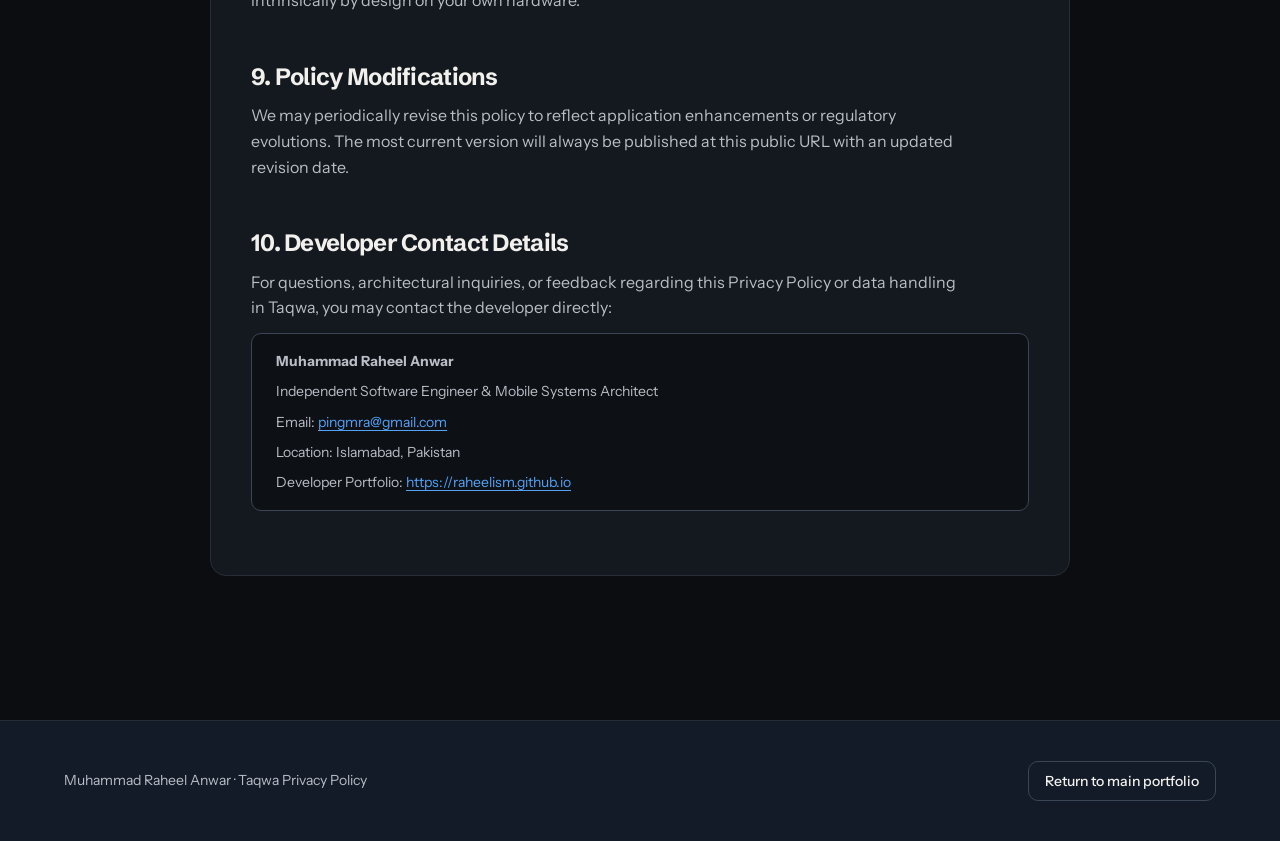
<file: privacy-policy.html>
<!DOCTYPE html>
<html lang="en">

<head>
  <meta charset="UTF-8">
  <meta name="viewport" content="width=device-width, initial-scale=1.0">
  <title>Privacy Policy | Taqwa &amp; Mobile Applications by Muhammad Raheel Anwar</title>
  <meta name="description" content="Official privacy policy for Taqwa: Islamic Prayer Times, Quran &amp; Azan and mobile applications developed by Muhammad Raheel Anwar. Google Play Store compliant.">
  <link rel="canonical" href="https://raheelism.github.io/taqwa-app/privacy-policy">
  <link rel="preconnect" href="https://fonts.googleapis.com">
  <link rel="preconnect" href="https://fonts.gstatic.com" crossorigin>
  <link href="https://fonts.googleapis.com/css2?family=Schibsted+Grotesk:wght@700&family=Instrument+Sans:wght@400;500&family=DM+Mono:wght@400;500&display=swap" rel="stylesheet">
  <style>
/* Hallmark · shape: Workbench · genre: modern-minimal · theme: custom (Astryx-inspired carbon & slate-navy) · job: document
 * axes: dark/grotesk-sans/cool · posture: committed · contrast: pass · v2.0.0 */
@import url("./tokens.css");
@import url("./base.css");

.site-header {
  position: sticky;
  top: var(--space-md);
  z-index: var(--z-sticky-nav);
  padding-inline: var(--gutter);
}

.nav-pill {
  max-width: var(--container);
  margin-inline: auto;
  min-height: 64px;
  padding: var(--space-xs) var(--space-lg);
  background: var(--color-nav-bg);
  color: var(--color-ink);
  border: var(--rule-hair) solid var(--color-rule);
  border-radius: var(--radius-pill);
  display: flex;
  align-items: center;
  justify-content: space-between;
  gap: var(--space-lg);
}

.brand {
  font-family: var(--font-display);
  font-weight: 700;
  font-size: var(--text-lg);
  letter-spacing: var(--tracking-display);
  text-decoration: none;
  white-space: nowrap;
  color: var(--color-ink);
}

.btn {
  display: inline-flex;
  align-items: center;
  justify-content: center;
  gap: var(--space-xs);
  min-height: 40px;
  padding: 0 var(--space-md);
  border: var(--rule-hair) solid var(--color-rule-strong);
  border-radius: var(--radius-input);
  font-family: var(--font-body);
  font-weight: 500;
  font-size: var(--text-sm);
  line-height: 1;
  white-space: nowrap;
  text-decoration: none;
  cursor: pointer;
  background: var(--color-clear);
  color: var(--color-ink);
  transition: transform var(--dur-micro) var(--ease-out), background-color var(--dur-short) var(--ease-out), border-color var(--dur-short) var(--ease-out);
}

.btn:hover {
  background: var(--color-surface-well);
  border-color: var(--color-ink);
}

.btn:active {
  transform: translateY(1px);
}

.btn--primary {
  background: var(--color-accent);
  color: var(--color-accent-ink);
  border-color: var(--color-accent);
}

.btn--primary:hover {
  background: var(--color-accent-deep);
  border-color: var(--color-accent-deep);
}

.policy-page {
  padding-block: var(--space-xl) var(--section-gap);
}

.policy-card {
  max-width: 860px;
  margin-inline: auto;
  padding: var(--space-2xl) var(--space-xl);
  background: var(--color-surface-card);
  color: var(--color-ink);
  border: var(--rule-hair) solid var(--color-rule);
  border-radius: var(--radius-card);
  display: flex;
  flex-direction: column;
  gap: var(--space-xl);
}

.policy-head {
  display: flex;
  flex-direction: column;
  gap: var(--space-sm);
  padding-bottom: var(--space-lg);
  border-bottom: var(--rule-hair) solid var(--color-rule);
}

.policy-head h1 {
  font-size: var(--text-section);
  line-height: 1.15;
}

.policy-meta {
  font-family: var(--font-outlier);
  font-size: var(--text-sm);
  color: var(--color-ink-2);
}

.summary-grid {
  display: grid;
  grid-template-columns: repeat(4, minmax(0, 1fr));
  gap: var(--space-sm);
  padding: var(--space-md);
  border-radius: var(--radius-input);
  background: var(--color-surface-inset);
  border: var(--rule-hair) solid var(--color-rule);
}

.summary-item {
  display: flex;
  flex-direction: column;
  gap: var(--space-3xs);
}

.summary-num {
  font-family: var(--font-display);
  font-size: var(--text-lg);
  font-weight: 700;
  color: var(--color-ink);
}

.summary-label {
  font-size: var(--text-xs);
  color: var(--color-ink-2);
}

.policy-section {
  display: flex;
  flex-direction: column;
  gap: var(--space-sm);
}

.policy-section h2 {
  font-size: var(--text-title);
  line-height: 1.25;
  color: var(--color-ink);
  padding-top: var(--space-xs);
}

.policy-section p,
.policy-section li {
  font-size: var(--text-md);
  color: var(--color-ink-2);
  line-height: 1.6;
}

.policy-section ul {
  margin: 0;
  padding-left: var(--space-lg);
  display: flex;
  flex-direction: column;
  gap: var(--space-xs);
}

.policy-highlight {
  padding: var(--space-md) var(--space-lg);
  background: var(--color-surface-inset);
  color: var(--color-ink);
  border: var(--rule-hair) solid var(--color-rule-strong);
  border-radius: var(--radius-input);
  display: flex;
  flex-direction: column;
  gap: var(--space-xs);
}

.policy-highlight h3 {
  font-size: var(--text-md);
  color: var(--color-ink);
}

.policy-highlight p {
  font-size: var(--text-sm);
  color: var(--color-ink-2);
}

.mono-code {
  font-family: var(--font-outlier);
  font-size: var(--text-sm);
  font-variant-numeric: tabular-nums;
  color: var(--color-ink);
}

.text-link {
  color: var(--color-signal);
  text-decoration: underline;
  text-underline-offset: 0.2em;
}

.site-footer {
  padding-block: var(--space-xl);
  background: var(--color-paper-3);
  color: var(--color-ink);
  border-top: var(--rule-hair) solid var(--color-rule);
}

.footer-inner {
  display: flex;
  flex-wrap: wrap;
  align-items: center;
  justify-content: space-between;
  gap: var(--space-md);
  font-size: var(--text-sm);
  color: var(--color-ink-2);
}

@media (max-width: 60rem) {
  .summary-grid {
    grid-template-columns: repeat(2, minmax(0, 1fr));
    gap: var(--space-md);
  }
}

@media (max-width: 40rem) {
  .policy-card {
    padding: var(--space-lg) var(--space-md);
  }
  .summary-grid {
    grid-template-columns: minmax(0, 1fr);
  }
}
  </style>
</head>

<body>
  <header class="site-header">
    <nav class="nav-pill" aria-label="Privacy policy navigation">
      <a class="brand" href="index.html">Raheel Anwar</a>
      <a class="btn" href="index.html">Back to portfolio</a>
    </nav>
  </header>

  <main class="policy-page">
    <div class="container">
      <article class="policy-card">
        <header class="policy-head">
          <h1>Privacy Policy for Taqwa &amp; Applications</h1>
          <p class="policy-meta">Last updated November 11, 2026. Official privacy disclosures for Taqwa (com.raheelism.taqwa) and mobile software developed by Muhammad Raheel Anwar.</p>
        </header>

        <div class="summary-grid" role="region" aria-label="Privacy architecture summary">
          <div class="summary-item">
            <span class="summary-num">0 bytes</span>
            <span class="summary-label">Cloud telemetry or data uploads</span>
          </div>
          <div class="summary-item">
            <span class="summary-num">100%</span>
            <span class="summary-label">On-device solar calculations</span>
          </div>
          <div class="summary-item">
            <span class="summary-num">0</span>
            <span class="summary-label">Third-party ads or trackers</span>
          </div>
          <div class="summary-item">
            <span class="summary-num">Local</span>
            <span class="summary-label">Encrypted Android OS sandbox</span>
          </div>
        </div>

        <section class="policy-section">
          <h2>1. Introduction and Architectural Commitment</h2>
          <p>This Privacy Policy governs the manner in which Muhammad Raheel Anwar (independent software engineer and developer) collects, processes, and protects user information across the mobile application <strong>Taqwa: Islamic Prayer Times, Quran &amp; Azan</strong> (package: <span class="mono-code">com.raheelism.taqwa</span>) and related personal mobile products published on the Google Play Store.</p>
          <p>Taqwa is engineered with a strict <strong>offline-first, zero-telemetry architecture</strong>. We hold that religious observations, prayer times, and personal study habits must remain private to the individual. The application does not require user accounts, emails, or personal profiles to operate.</p>
        </section>

        <section class="policy-section">
          <h2>2. Location Permissions and Processing</h2>
          <div class="policy-highlight">
            <h3>Strict local on-device processing guarantee</h3>
            <p>Taqwa computes solar prayer angles and Qibla directional bearing exclusively in your device processor volatile memory. Your geographical coordinates are <strong>never uploaded to any remote server, cloud datastore, or advertising partner</strong>.</p>
          </div>
          <p>The application may request access to device location services (<span class="mono-code">access_fine_location</span> and <span class="mono-code">access_coarse_location</span>) strictly to enable two features:</p>
          <ul>
            <li><strong>Astronomical Prayer Calculations:</strong> Calculating the five daily prayer times (Fajr, Sunrise, Dhuhr, Asr, Maghrib, Isha) requires latitude, longitude, and elevation using standard astronomical equations (such as Muslim World League, Umm Al-Qura Makkah, ISNA, Egyptian Authority, and Karachi conventions).</li>
            <li><strong>Sensory Qibla Compass:</strong> Computing the direct great-circle azimuth bearing from your present geographic position to the Holy Kaaba in Makkah (21.4225° N, 39.8262° E).</li>
          </ul>
          <p><strong>Background Location:</strong> If you choose to enable automatic prayer schedule recalculations while traveling between cities, Taqwa accesses location in the background solely to refresh local prayer alerts on your phone. This background location is evaluated locally, never stored historically, and never transmitted outside your physical device.</p>
          <p><strong>Manual City Selection Alternative:</strong> You can choose to look up your city manually from the built-in offline world database, which requires zero location permissions.</p>
        </section>

        <section class="policy-section">
          <h2>3. Timely Notifications and Exact Alarms</h2>
          <p>Under Google Play policies governing exact alarm and notification scheduling, Taqwa uses system alarm mechanisms (<span class="mono-code">post_notifications</span>, <span class="mono-code">schedule_exact_alarm</span>, and <span class="mono-code">use_exact_alarm</span>) solely for time-critical spiritual notifications:</p>
          <ul>
            <li>Triggering local Azan audio calls to prayer at the exact calculated minute for each of the five daily Salah.</li>
            <li>Delivering user-configured pre-prayer preparation reminders and morning or evening Athkar notices.</li>
          </ul>
          <p>All alarms and notifications are scheduled locally on the Android operating system. No remote push notification servers or device identification tokens are used.</p>
        </section>

        <section class="policy-section">
          <h2>4. Quran Recitation and Foreground Media Service</h2>
          <p>To provide listening experiences for the Holy Quran, Taqwa requests foreground media permissions (<span class="mono-code">foreground_service</span> and <span class="mono-code">foreground_service_media_playback</span>):</p>
          <ul>
            <li>To play Quranic recitations continuously while the screen is locked or while switching between apps, with standard playback controls in the notification drawer.</li>
            <li>To cache Surah audio tracks and translation files locally on your device storage for uninterrupted offline playback.</li>
          </ul>
          <p>The application has zero access to personal files, photos, media libraries, contacts, or documents stored on your phone.</p>
        </section>

        <section class="policy-section">
          <h2>5. Zero Third-Party Advertising and Analytics</h2>
          <p>Taqwa is committed to clean utility:</p>
          <ul>
            <li><strong>No Ad Networks:</strong> The app contains no third-party advertising SDKs, banner trackers, or behavioral profiling components.</li>
            <li><strong>No Telemetry SDKs:</strong> We do not bundle third-party analytics suites that harvest device identifiers or track behavioral patterns.</li>
            <li><strong>No Data Monetization:</strong> We never sell, rent, license, or share user data with data brokers or marketing intermediaries.</li>
          </ul>
        </section>

        <section class="policy-section">
          <h2>6. Google Play Data Safety and User Deletion</h2>
          <p>In compliance with the Google Play Data Safety declaration:</p>
          <ul>
            <li><strong>Data Collected:</strong> Zero personal identification data collected or uploaded.</li>
            <li><strong>Data Shared:</strong> Zero user data shared with third parties.</li>
            <li><strong>Data Storage and Retention:</strong> All user configurations (such as prayer convention, bookmarks, downloaded Surahs, and Athkar counters) reside strictly in your local device SQLite storage.</li>
            <li><strong>Immediate Data Deletion:</strong> You can completely erase all data at any moment by navigating to Android Settings &gt; Apps &gt; Taqwa &gt; Storage &gt; Clear Storage, or by uninstalling the app.</li>
          </ul>
        </section>

        <section class="policy-section">
          <h2>7. Children’s Privacy Protections</h2>
          <p>Our mobile applications do not knowingly collect, solicit, or maintain personal information from children under the age of 13, in strict adherence to the Children’s Online Privacy Protection Act (COPPA) and international child safety standards. The application is completely suitable and safe for family educational use.</p>
        </section>

        <section class="policy-section">
          <h2>8. International Rights and Regulatory Compliance</h2>
          <p>Users residing in the European Economic Area (under the General Data Protection Regulation / GDPR) and California (under the CCPA and CPRA) hold specific rights regarding personal data. Because Taqwa does not collect, transmit, or process personal data on remote infrastructure, your privacy rights of access, objection, restriction, and complete erasure are guaranteed intrinsically by design on your own hardware.</p>
        </section>

        <section class="policy-section">
          <h2>9. Policy Modifications</h2>
          <p>We may periodically revise this policy to reflect application enhancements or regulatory evolutions. The most current version will always be published at this public URL with an updated revision date.</p>
        </section>

        <section class="policy-section">
          <h2>10. Developer Contact Details</h2>
          <p>For questions, architectural inquiries, or feedback regarding this Privacy Policy or data handling in Taqwa, you may contact the developer directly:</p>
          <div class="policy-highlight">
            <p><strong>Muhammad Raheel Anwar</strong></p>
            <p>Independent Software Engineer &amp; Mobile Systems Architect</p>
            <p>Email: <a class="text-link" href="mailto:pingmra@gmail.com">pingmra@gmail.com</a></p>
            <p>Location: Islamabad, Pakistan</p>
            <p>Developer Portfolio: <a class="text-link" href="https://raheelism.github.io">https://raheelism.github.io</a></p>
          </div>
        </section>
      </article>
    </div>
  </main>

  <footer class="site-footer">
    <div class="container footer-inner">
      <span>Muhammad Raheel Anwar · Taqwa Privacy Policy</span>
      <a class="btn" href="index.html">Return to main portfolio</a>
    </div>
  </footer>
</body>

</html>
</file>
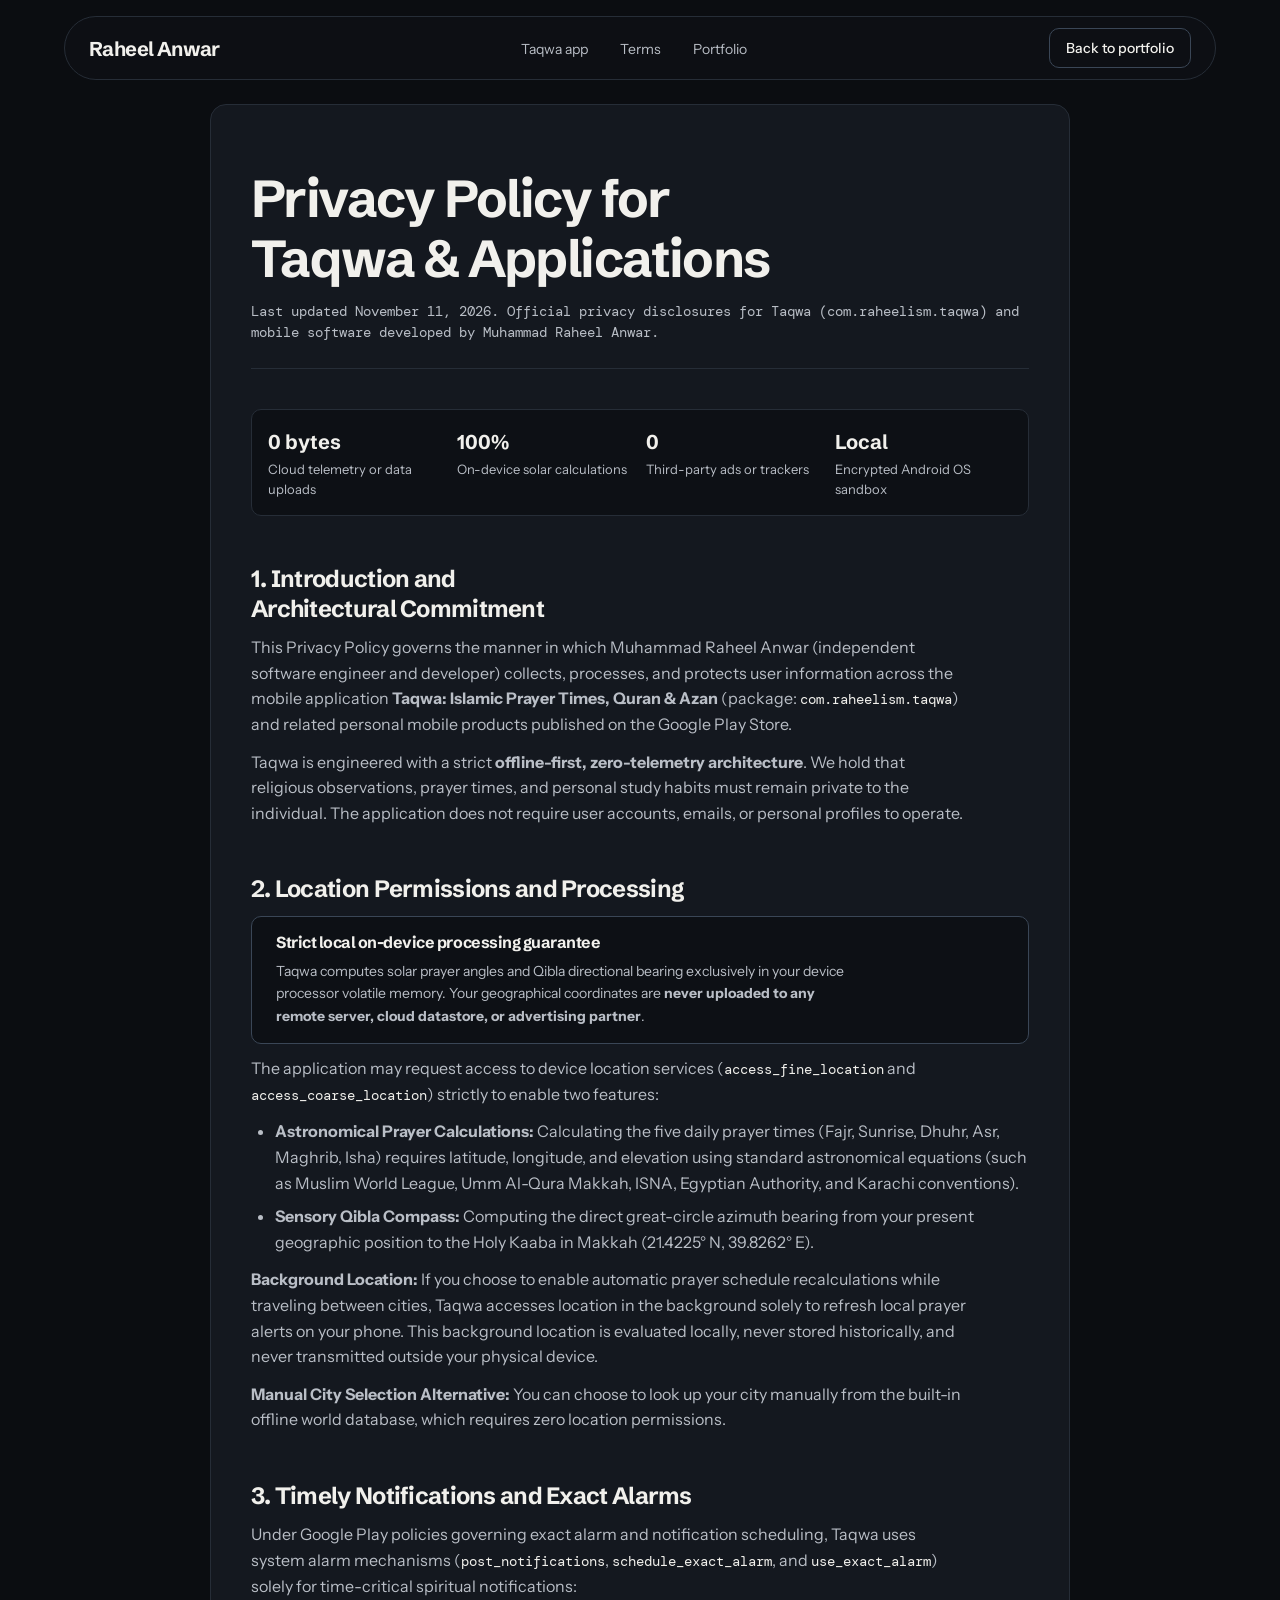
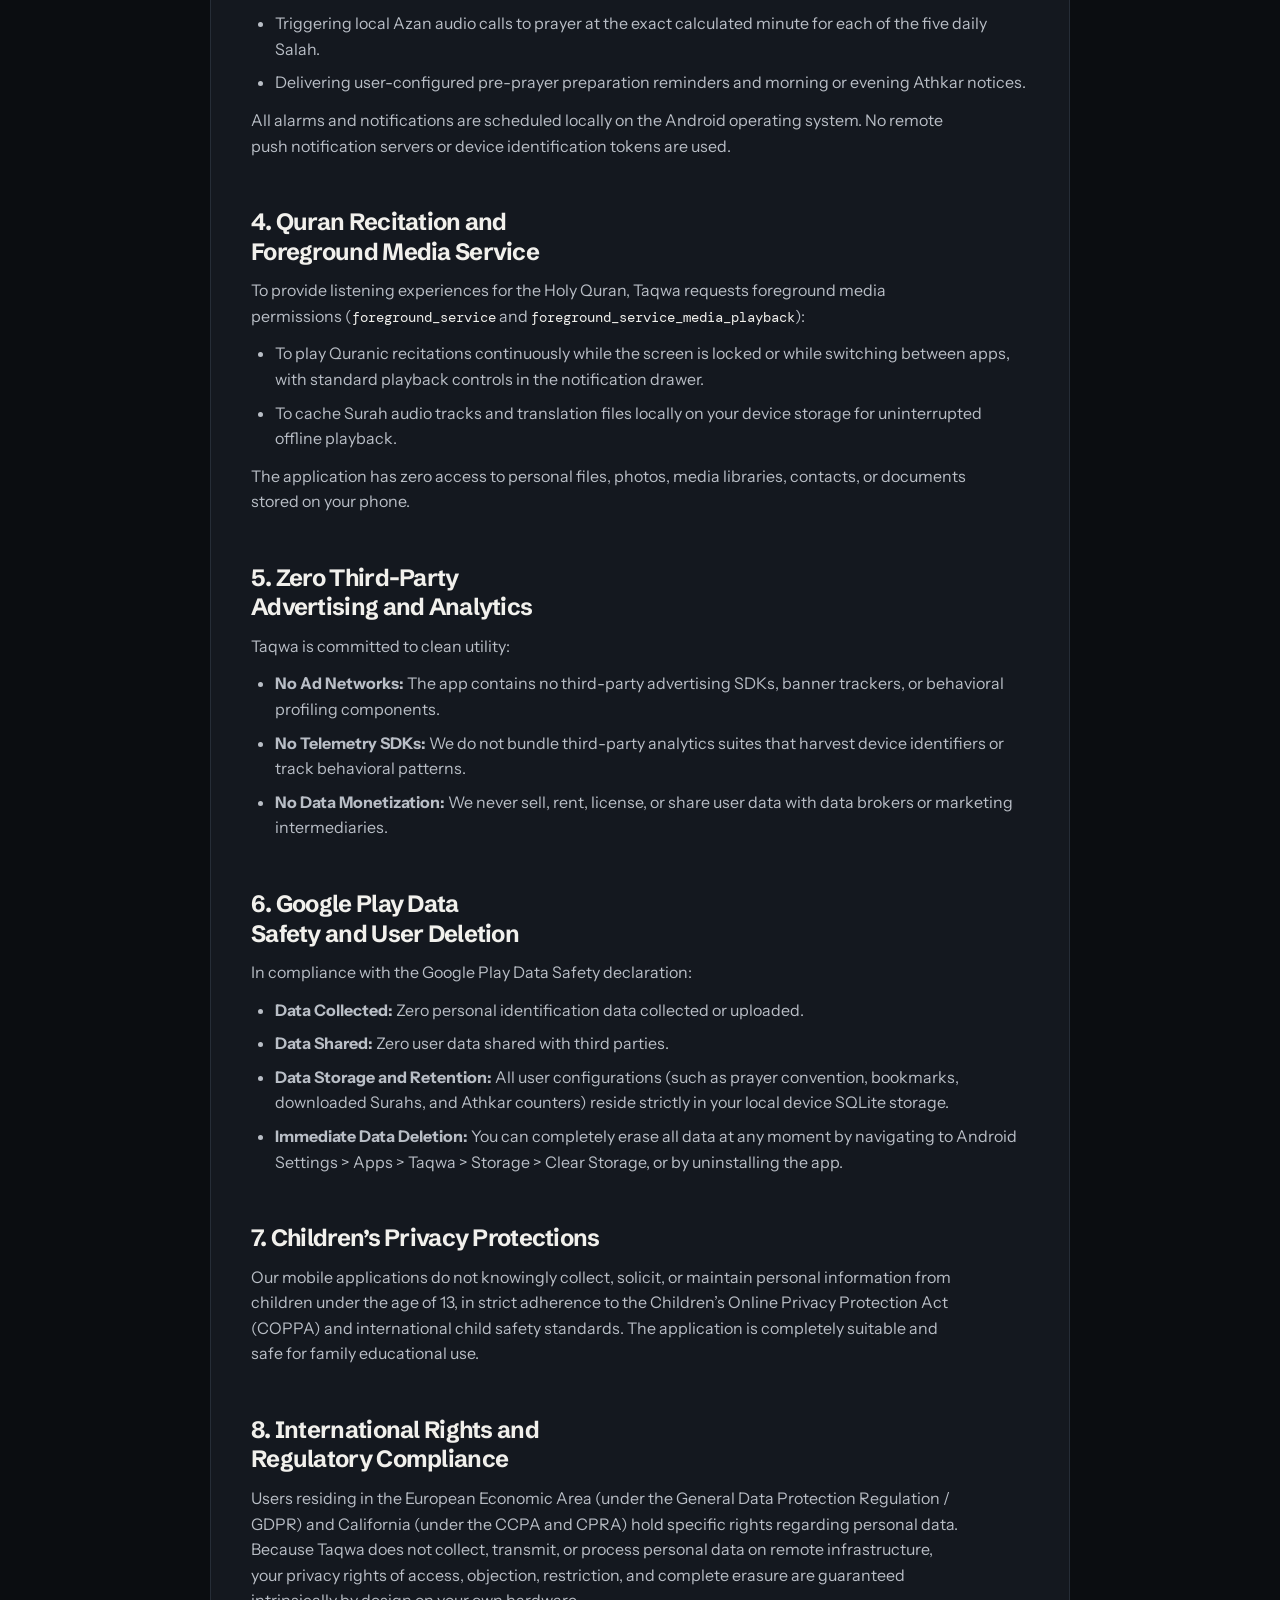
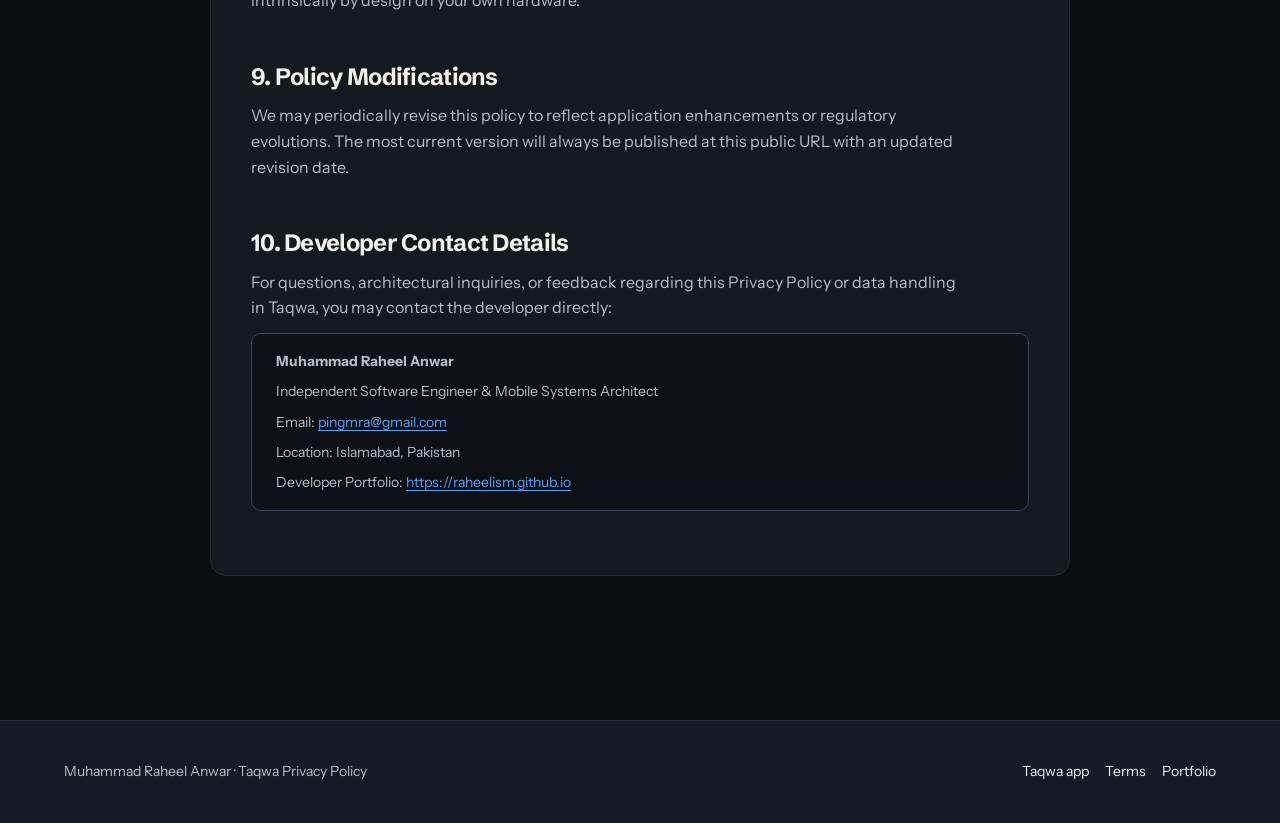
<file: taqwa-app/privacy-policy.html>
<!DOCTYPE html>
<html lang="en">

<head>
  <meta charset="UTF-8">
  <meta name="viewport" content="width=device-width, initial-scale=1.0">
  <title>Privacy Policy | Taqwa App by Muhammad Raheel Anwar</title>
  <meta name="description" content="Official privacy policy for Taqwa: Islamic Prayer Times, Quran &amp; Azan and mobile applications developed by Muhammad Raheel Anwar. Google Play Store compliant.">
  <link rel="preconnect" href="https://fonts.googleapis.com">
  <link rel="preconnect" href="https://fonts.gstatic.com" crossorigin>
  <link href="https://fonts.googleapis.com/css2?family=Schibsted+Grotesk:wght@700&family=Instrument+Sans:wght@400;500&family=DM+Mono:wght@400;500&display=swap" rel="stylesheet">
  <style>
/* Hallmark · shape: Workbench · genre: modern-minimal · theme: custom (Astryx-inspired carbon & slate-navy) · job: document
 * axes: dark/grotesk-sans/cool · posture: committed · contrast: pass · v2.0.0 */
@import url("../tokens.css");
@import url("../base.css");

.site-header {
  position: sticky;
  top: var(--space-md);
  z-index: var(--z-sticky-nav);
  padding-inline: var(--gutter);
}

.nav-pill {
  max-width: var(--container);
  margin-inline: auto;
  min-height: 64px;
  padding: var(--space-xs) var(--space-lg);
  background: var(--color-nav-bg);
  color: var(--color-ink);
  border: var(--rule-hair) solid var(--color-rule);
  border-radius: var(--radius-pill);
  display: flex;
  align-items: center;
  justify-content: space-between;
  gap: var(--space-lg);
}

.brand {
  font-family: var(--font-display);
  font-weight: 700;
  font-size: var(--text-lg);
  letter-spacing: var(--tracking-display);
  text-decoration: none;
  white-space: nowrap;
  color: var(--color-ink);
}

.nav-links {
  display: flex;
  align-items: center;
  gap: var(--space-md);
  list-style: none;
  margin: 0;
  padding: 0;
}

.nav-links a {
  font-size: var(--text-sm);
  color: var(--color-ink-2);
  text-decoration: none;
  padding: var(--space-2xs) var(--space-xs);
  border-radius: var(--radius-input);
  transition: color var(--dur-short) var(--ease-out), background-color var(--dur-short) var(--ease-out);
}

.nav-links a:hover {
  color: var(--color-ink);
  background: var(--color-paper-2);
}

.btn {
  display: inline-flex;
  align-items: center;
  justify-content: center;
  gap: var(--space-xs);
  min-height: 40px;
  padding: 0 var(--space-md);
  border: var(--rule-hair) solid var(--color-rule-strong);
  border-radius: var(--radius-input);
  font-family: var(--font-body);
  font-weight: 500;
  font-size: var(--text-sm);
  line-height: 1;
  white-space: nowrap;
  text-decoration: none;
  cursor: pointer;
  background: var(--color-clear);
  color: var(--color-ink);
  transition: transform var(--dur-micro) var(--ease-out), background-color var(--dur-short) var(--ease-out), border-color var(--dur-short) var(--ease-out);
}

.btn:hover {
  background: var(--color-surface-well);
  border-color: var(--color-ink);
}

.btn:active {
  transform: translateY(1px);
}

.btn--primary {
  background: var(--color-accent);
  color: var(--color-accent-ink);
  border-color: var(--color-accent);
}

.btn--primary:hover {
  background: var(--color-accent-deep);
  border-color: var(--color-accent-deep);
}

.policy-page {
  padding-block: var(--space-xl) var(--section-gap);
}

.policy-card {
  max-width: 860px;
  margin-inline: auto;
  padding: var(--space-2xl) var(--space-xl);
  background: var(--color-surface-card);
  color: var(--color-ink);
  border: var(--rule-hair) solid var(--color-rule);
  border-radius: var(--radius-card);
  display: flex;
  flex-direction: column;
  gap: var(--space-xl);
}

.policy-head {
  display: flex;
  flex-direction: column;
  gap: var(--space-sm);
  padding-bottom: var(--space-lg);
  border-bottom: var(--rule-hair) solid var(--color-rule);
}

.policy-head h1 {
  font-size: var(--text-section);
  line-height: 1.15;
}

.policy-meta {
  font-family: var(--font-outlier);
  font-size: var(--text-sm);
  color: var(--color-ink-2);
}

.summary-grid {
  display: grid;
  grid-template-columns: repeat(4, minmax(0, 1fr));
  gap: var(--space-sm);
  padding: var(--space-md);
  border-radius: var(--radius-input);
  background: var(--color-surface-inset);
  border: var(--rule-hair) solid var(--color-rule);
}

.summary-item {
  display: flex;
  flex-direction: column;
  gap: var(--space-3xs);
}

.summary-num {
  font-family: var(--font-display);
  font-size: var(--text-lg);
  font-weight: 700;
  color: var(--color-ink);
}

.summary-label {
  font-size: var(--text-xs);
  color: var(--color-ink-2);
}

.policy-section {
  display: flex;
  flex-direction: column;
  gap: var(--space-sm);
}

.policy-section h2 {
  font-size: var(--text-title);
  line-height: 1.25;
  color: var(--color-ink);
  padding-top: var(--space-xs);
}

.policy-section p,
.policy-section li {
  font-size: var(--text-md);
  color: var(--color-ink-2);
  line-height: 1.6;
}

.policy-section ul {
  margin: 0;
  padding-left: var(--space-lg);
  display: flex;
  flex-direction: column;
  gap: var(--space-xs);
}

.policy-highlight {
  padding: var(--space-md) var(--space-lg);
  background: var(--color-surface-inset);
  color: var(--color-ink);
  border: var(--rule-hair) solid var(--color-rule-strong);
  border-radius: var(--radius-input);
  display: flex;
  flex-direction: column;
  gap: var(--space-xs);
}

.policy-highlight h3 {
  font-size: var(--text-md);
  color: var(--color-ink);
}

.policy-highlight p {
  font-size: var(--text-sm);
  color: var(--color-ink-2);
}

.mono-code {
  font-family: var(--font-outlier);
  font-size: var(--text-sm);
  font-variant-numeric: tabular-nums;
  color: var(--color-ink);
}

.text-link {
  color: var(--color-signal);
  text-decoration: underline;
  text-underline-offset: 0.2em;
}

.site-footer {
  padding-block: var(--space-xl);
  background: var(--color-paper-3);
  color: var(--color-ink);
  border-top: var(--rule-hair) solid var(--color-rule);
}

.footer-inner {
  display: flex;
  flex-wrap: wrap;
  align-items: center;
  justify-content: space-between;
  gap: var(--space-md);
  font-size: var(--text-sm);
  color: var(--color-ink-2);
}

.footer-inner nav {
  display: flex;
  flex-wrap: wrap;
  gap: var(--space-md);
}

.footer-inner a {
  color: var(--color-ink);
  text-decoration: none;
}

.footer-inner a:hover {
  text-decoration: underline;
}

@media (max-width: 60rem) {
  .summary-grid {
    grid-template-columns: repeat(2, minmax(0, 1fr));
    gap: var(--space-md);
  }
  .nav-links {
    display: none;
  }
}

@media (max-width: 40rem) {
  .policy-card {
    padding: var(--space-lg) var(--space-md);
  }
  .summary-grid {
    grid-template-columns: minmax(0, 1fr);
  }
}
  </style>
</head>

<body>
  <header class="site-header">
    <nav class="nav-pill" aria-label="Privacy policy navigation">
      <a class="brand" href="../index.html">Raheel Anwar</a>
      <ul class="nav-links">
        <li><a href="index.html">Taqwa app</a></li>
        <li><a href="terms-and-conditions.html">Terms</a></li>
        <li><a href="../index.html">Portfolio</a></li>
      </ul>
      <a class="btn" href="../index.html">Back to portfolio</a>
    </nav>
  </header>

  <main class="policy-page">
    <div class="container">
      <article class="policy-card">
        <header class="policy-head">
          <h1>Privacy Policy for Taqwa &amp; Applications</h1>
          <p class="policy-meta">Last updated November 11, 2026. Official privacy disclosures for Taqwa (com.raheelism.taqwa) and mobile software developed by Muhammad Raheel Anwar.</p>
        </header>

        <div class="summary-grid" role="region" aria-label="Privacy architecture summary">
          <div class="summary-item">
            <span class="summary-num">0 bytes</span>
            <span class="summary-label">Cloud telemetry or data uploads</span>
          </div>
          <div class="summary-item">
            <span class="summary-num">100%</span>
            <span class="summary-label">On-device solar calculations</span>
          </div>
          <div class="summary-item">
            <span class="summary-num">0</span>
            <span class="summary-label">Third-party ads or trackers</span>
          </div>
          <div class="summary-item">
            <span class="summary-num">Local</span>
            <span class="summary-label">Encrypted Android OS sandbox</span>
          </div>
        </div>

        <section class="policy-section">
          <h2>1. Introduction and Architectural Commitment</h2>
          <p>This Privacy Policy governs the manner in which Muhammad Raheel Anwar (independent software engineer and developer) collects, processes, and protects user information across the mobile application <strong>Taqwa: Islamic Prayer Times, Quran &amp; Azan</strong> (package: <span class="mono-code">com.raheelism.taqwa</span>) and related personal mobile products published on the Google Play Store.</p>
          <p>Taqwa is engineered with a strict <strong>offline-first, zero-telemetry architecture</strong>. We hold that religious observations, prayer times, and personal study habits must remain private to the individual. The application does not require user accounts, emails, or personal profiles to operate.</p>
        </section>

        <section class="policy-section">
          <h2>2. Location Permissions and Processing</h2>
          <div class="policy-highlight">
            <h3>Strict local on-device processing guarantee</h3>
            <p>Taqwa computes solar prayer angles and Qibla directional bearing exclusively in your device processor volatile memory. Your geographical coordinates are <strong>never uploaded to any remote server, cloud datastore, or advertising partner</strong>.</p>
          </div>
          <p>The application may request access to device location services (<span class="mono-code">access_fine_location</span> and <span class="mono-code">access_coarse_location</span>) strictly to enable two features:</p>
          <ul>
            <li><strong>Astronomical Prayer Calculations:</strong> Calculating the five daily prayer times (Fajr, Sunrise, Dhuhr, Asr, Maghrib, Isha) requires latitude, longitude, and elevation using standard astronomical equations (such as Muslim World League, Umm Al-Qura Makkah, ISNA, Egyptian Authority, and Karachi conventions).</li>
            <li><strong>Sensory Qibla Compass:</strong> Computing the direct great-circle azimuth bearing from your present geographic position to the Holy Kaaba in Makkah (21.4225° N, 39.8262° E).</li>
          </ul>
          <p><strong>Background Location:</strong> If you choose to enable automatic prayer schedule recalculations while traveling between cities, Taqwa accesses location in the background solely to refresh local prayer alerts on your phone. This background location is evaluated locally, never stored historically, and never transmitted outside your physical device.</p>
          <p><strong>Manual City Selection Alternative:</strong> You can choose to look up your city manually from the built-in offline world database, which requires zero location permissions.</p>
        </section>

        <section class="policy-section">
          <h2>3. Timely Notifications and Exact Alarms</h2>
          <p>Under Google Play policies governing exact alarm and notification scheduling, Taqwa uses system alarm mechanisms (<span class="mono-code">post_notifications</span>, <span class="mono-code">schedule_exact_alarm</span>, and <span class="mono-code">use_exact_alarm</span>) solely for time-critical spiritual notifications:</p>
          <ul>
            <li>Triggering local Azan audio calls to prayer at the exact calculated minute for each of the five daily Salah.</li>
            <li>Delivering user-configured pre-prayer preparation reminders and morning or evening Athkar notices.</li>
          </ul>
          <p>All alarms and notifications are scheduled locally on the Android operating system. No remote push notification servers or device identification tokens are used.</p>
        </section>

        <section class="policy-section">
          <h2>4. Quran Recitation and Foreground Media Service</h2>
          <p>To provide listening experiences for the Holy Quran, Taqwa requests foreground media permissions (<span class="mono-code">foreground_service</span> and <span class="mono-code">foreground_service_media_playback</span>):</p>
          <ul>
            <li>To play Quranic recitations continuously while the screen is locked or while switching between apps, with standard playback controls in the notification drawer.</li>
            <li>To cache Surah audio tracks and translation files locally on your device storage for uninterrupted offline playback.</li>
          </ul>
          <p>The application has zero access to personal files, photos, media libraries, contacts, or documents stored on your phone.</p>
        </section>

        <section class="policy-section">
          <h2>5. Zero Third-Party Advertising and Analytics</h2>
          <p>Taqwa is committed to clean utility:</p>
          <ul>
            <li><strong>No Ad Networks:</strong> The app contains no third-party advertising SDKs, banner trackers, or behavioral profiling components.</li>
            <li><strong>No Telemetry SDKs:</strong> We do not bundle third-party analytics suites that harvest device identifiers or track behavioral patterns.</li>
            <li><strong>No Data Monetization:</strong> We never sell, rent, license, or share user data with data brokers or marketing intermediaries.</li>
          </ul>
        </section>

        <section class="policy-section">
          <h2>6. Google Play Data Safety and User Deletion</h2>
          <p>In compliance with the Google Play Data Safety declaration:</p>
          <ul>
            <li><strong>Data Collected:</strong> Zero personal identification data collected or uploaded.</li>
            <li><strong>Data Shared:</strong> Zero user data shared with third parties.</li>
            <li><strong>Data Storage and Retention:</strong> All user configurations (such as prayer convention, bookmarks, downloaded Surahs, and Athkar counters) reside strictly in your local device SQLite storage.</li>
            <li><strong>Immediate Data Deletion:</strong> You can completely erase all data at any moment by navigating to Android Settings &gt; Apps &gt; Taqwa &gt; Storage &gt; Clear Storage, or by uninstalling the app.</li>
          </ul>
        </section>

        <section class="policy-section">
          <h2>7. Children’s Privacy Protections</h2>
          <p>Our mobile applications do not knowingly collect, solicit, or maintain personal information from children under the age of 13, in strict adherence to the Children’s Online Privacy Protection Act (COPPA) and international child safety standards. The application is completely suitable and safe for family educational use.</p>
        </section>

        <section class="policy-section">
          <h2>8. International Rights and Regulatory Compliance</h2>
          <p>Users residing in the European Economic Area (under the General Data Protection Regulation / GDPR) and California (under the CCPA and CPRA) hold specific rights regarding personal data. Because Taqwa does not collect, transmit, or process personal data on remote infrastructure, your privacy rights of access, objection, restriction, and complete erasure are guaranteed intrinsically by design on your own hardware.</p>
        </section>

        <section class="policy-section">
          <h2>9. Policy Modifications</h2>
          <p>We may periodically revise this policy to reflect application enhancements or regulatory evolutions. The most current version will always be published at this public URL with an updated revision date.</p>
        </section>

        <section class="policy-section">
          <h2>10. Developer Contact Details</h2>
          <p>For questions, architectural inquiries, or feedback regarding this Privacy Policy or data handling in Taqwa, you may contact the developer directly:</p>
          <div class="policy-highlight">
            <p><strong>Muhammad Raheel Anwar</strong></p>
            <p>Independent Software Engineer &amp; Mobile Systems Architect</p>
            <p>Email: <a class="text-link" href="mailto:pingmra@gmail.com">pingmra@gmail.com</a></p>
            <p>Location: Islamabad, Pakistan</p>
            <p>Developer Portfolio: <a class="text-link" href="https://raheelism.github.io">https://raheelism.github.io</a></p>
          </div>
        </section>
      </article>
    </div>
  </main>

  <footer class="site-footer">
    <div class="container footer-inner">
      <span>Muhammad Raheel Anwar · Taqwa Privacy Policy</span>
      <nav aria-label="Footer links">
        <a href="index.html">Taqwa app</a>
        <a href="terms-and-conditions.html">Terms</a>
        <a href="../index.html">Portfolio</a>
      </nav>
    </div>
  </footer>
</body>

</html>
</file>
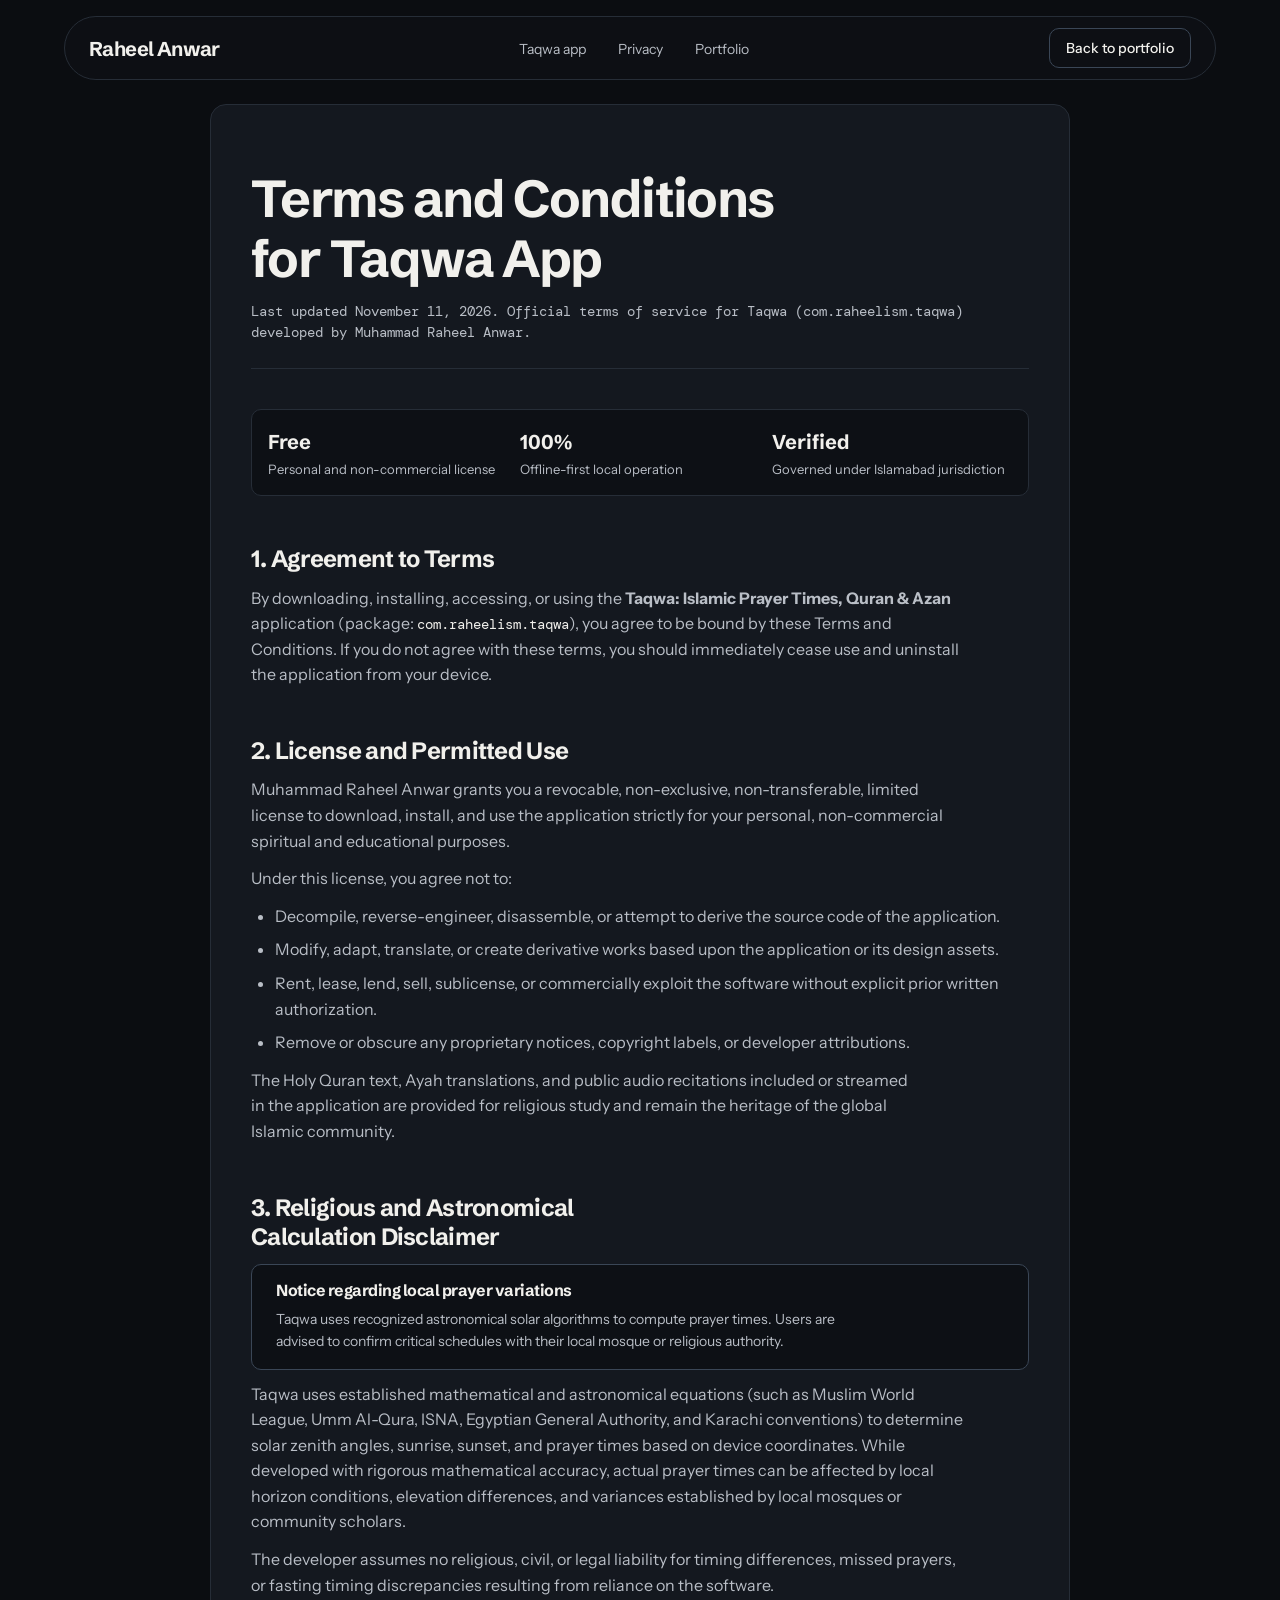
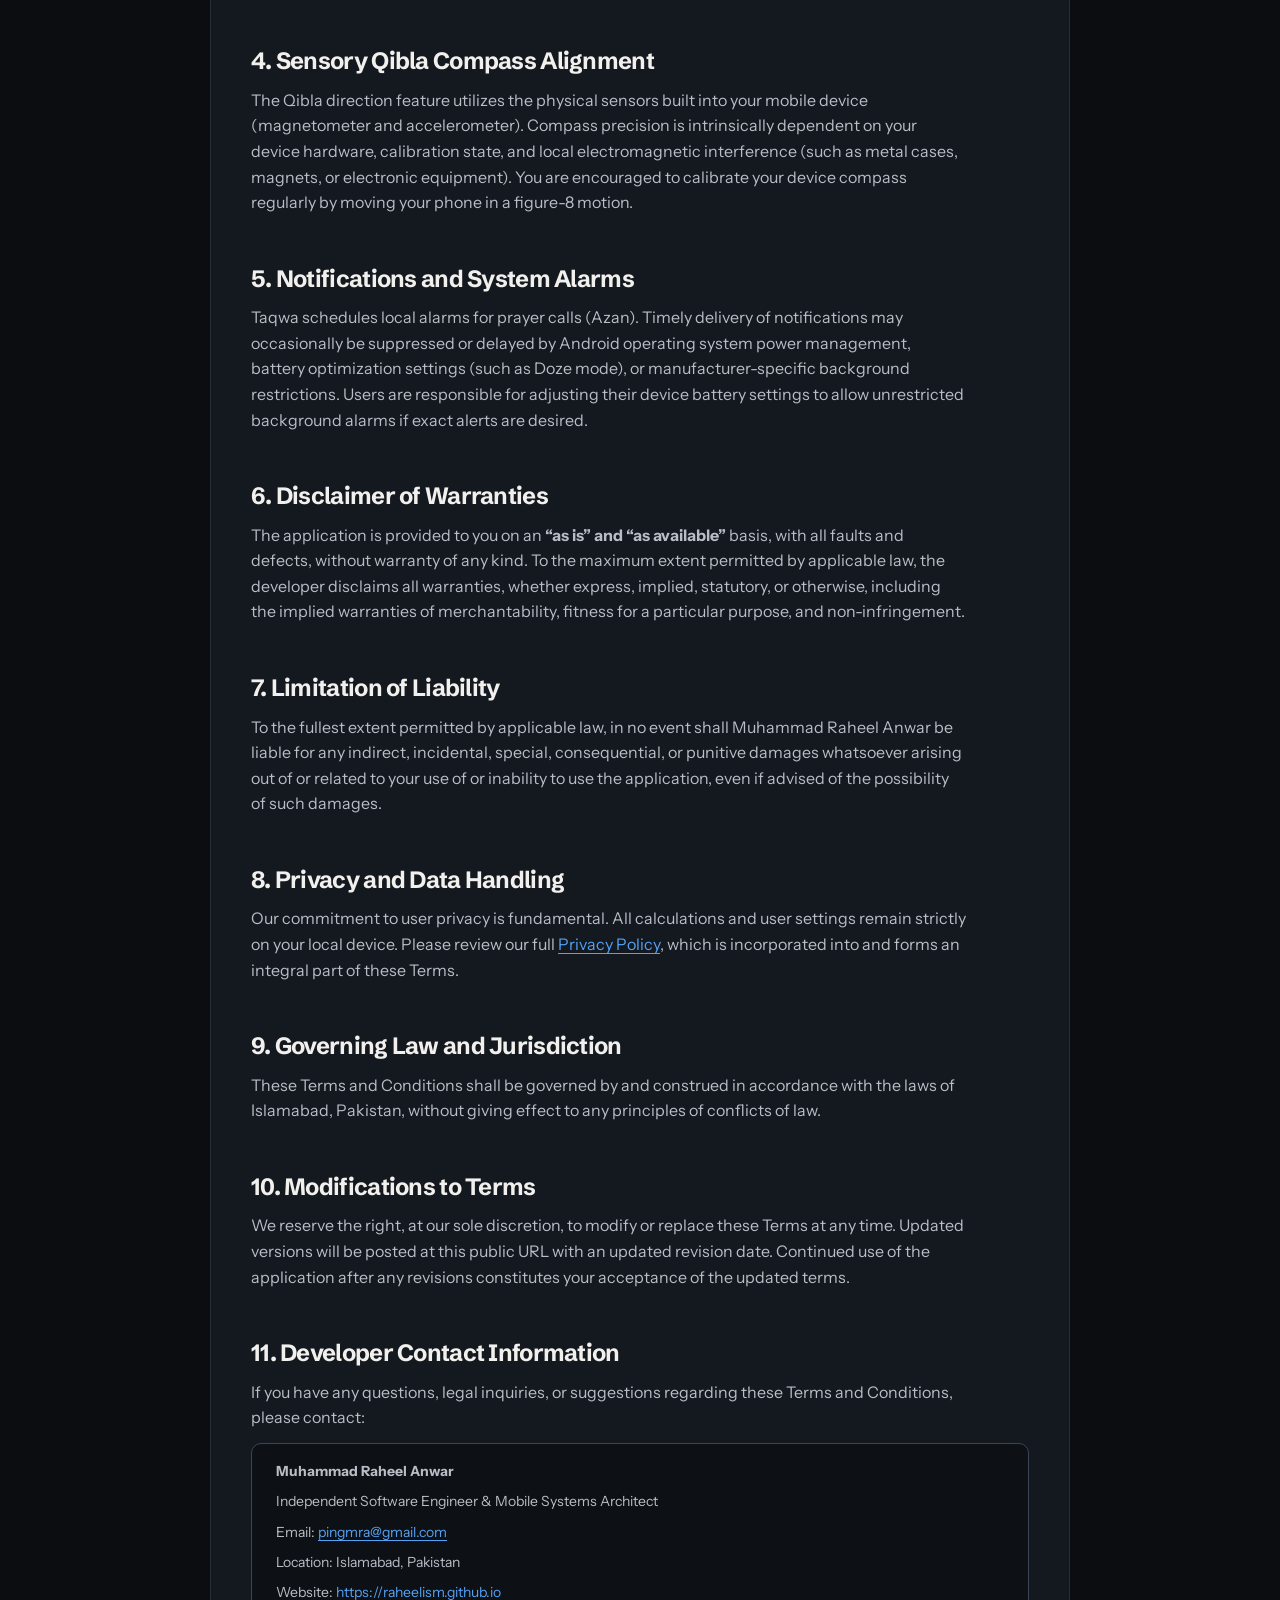
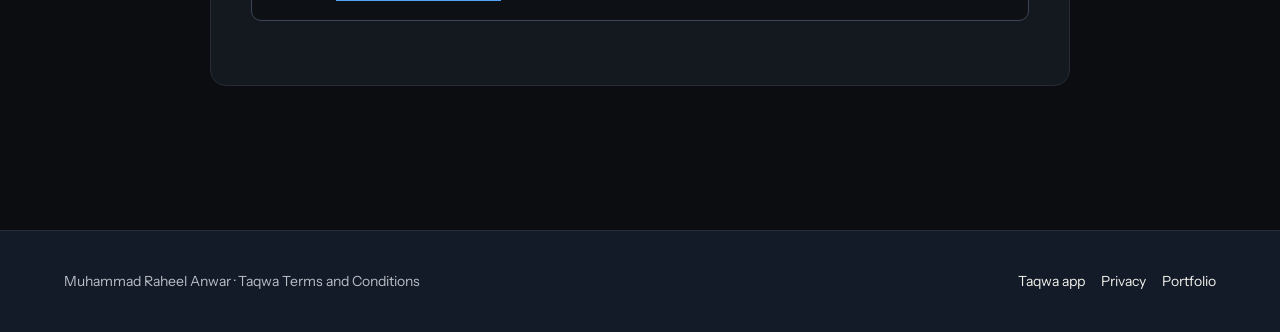
<file: taqwa-app/terms-and-conditions.html>
<!DOCTYPE html>
<html lang="en">

<head>
  <meta charset="UTF-8">
  <meta name="viewport" content="width=device-width, initial-scale=1.0">
  <title>Terms and Conditions | Taqwa App by Muhammad Raheel Anwar</title>
  <meta name="description" content="Official terms and conditions for Taqwa: Islamic Prayer Times, Quran &amp; Azan and mobile software developed by Muhammad Raheel Anwar.">
  <link rel="preconnect" href="https://fonts.googleapis.com">
  <link rel="preconnect" href="https://fonts.gstatic.com" crossorigin>
  <link href="https://fonts.googleapis.com/css2?family=Schibsted+Grotesk:wght@700&family=Instrument+Sans:wght@400;500&family=DM+Mono:wght@400;500&display=swap" rel="stylesheet">
  <style>
/* Hallmark · shape: Workbench · genre: modern-minimal · theme: custom (Astryx-inspired carbon & slate-navy) · job: document
 * axes: dark/grotesk-sans/cool · posture: committed · contrast: pass · v2.0.0 */
@import url("../tokens.css");
@import url("../base.css");

.site-header {
  position: sticky;
  top: var(--space-md);
  z-index: var(--z-sticky-nav);
  padding-inline: var(--gutter);
}

.nav-pill {
  max-width: var(--container);
  margin-inline: auto;
  min-height: 64px;
  padding: var(--space-xs) var(--space-lg);
  background: var(--color-nav-bg);
  color: var(--color-ink);
  border: var(--rule-hair) solid var(--color-rule);
  border-radius: var(--radius-pill);
  display: flex;
  align-items: center;
  justify-content: space-between;
  gap: var(--space-lg);
}

.brand {
  font-family: var(--font-display);
  font-weight: 700;
  font-size: var(--text-lg);
  letter-spacing: var(--tracking-display);
  text-decoration: none;
  white-space: nowrap;
  color: var(--color-ink);
}

.nav-links {
  display: flex;
  align-items: center;
  gap: var(--space-md);
  list-style: none;
  margin: 0;
  padding: 0;
}

.nav-links a {
  font-size: var(--text-sm);
  color: var(--color-ink-2);
  text-decoration: none;
  padding: var(--space-2xs) var(--space-xs);
  border-radius: var(--radius-input);
  transition: color var(--dur-short) var(--ease-out), background-color var(--dur-short) var(--ease-out);
}

.nav-links a:hover {
  color: var(--color-ink);
  background: var(--color-paper-2);
}

.btn {
  display: inline-flex;
  align-items: center;
  justify-content: center;
  gap: var(--space-xs);
  min-height: 40px;
  padding: 0 var(--space-md);
  border: var(--rule-hair) solid var(--color-rule-strong);
  border-radius: var(--radius-input);
  font-family: var(--font-body);
  font-weight: 500;
  font-size: var(--text-sm);
  line-height: 1;
  white-space: nowrap;
  text-decoration: none;
  cursor: pointer;
  background: var(--color-clear);
  color: var(--color-ink);
  transition: transform var(--dur-micro) var(--ease-out), background-color var(--dur-short) var(--ease-out), border-color var(--dur-short) var(--ease-out);
}

.btn:hover {
  background: var(--color-surface-well);
  border-color: var(--color-ink);
}

.btn:active {
  transform: translateY(1px);
}

.btn--primary {
  background: var(--color-accent);
  color: var(--color-accent-ink);
  border-color: var(--color-accent);
}

.btn--primary:hover {
  background: var(--color-accent-deep);
  border-color: var(--color-accent-deep);
}

.policy-page {
  padding-block: var(--space-xl) var(--section-gap);
}

.policy-card {
  max-width: 860px;
  margin-inline: auto;
  padding: var(--space-2xl) var(--space-xl);
  background: var(--color-surface-card);
  color: var(--color-ink);
  border: var(--rule-hair) solid var(--color-rule);
  border-radius: var(--radius-card);
  display: flex;
  flex-direction: column;
  gap: var(--space-xl);
}

.policy-head {
  display: flex;
  flex-direction: column;
  gap: var(--space-sm);
  padding-bottom: var(--space-lg);
  border-bottom: var(--rule-hair) solid var(--color-rule);
}

.policy-head h1 {
  font-size: var(--text-section);
  line-height: 1.15;
}

.policy-meta {
  font-family: var(--font-outlier);
  font-size: var(--text-sm);
  color: var(--color-ink-2);
}

.summary-grid {
  display: grid;
  grid-template-columns: repeat(3, minmax(0, 1fr));
  gap: var(--space-sm);
  padding: var(--space-md);
  border-radius: var(--radius-input);
  background: var(--color-surface-inset);
  border: var(--rule-hair) solid var(--color-rule);
}

.summary-item {
  display: flex;
  flex-direction: column;
  gap: var(--space-3xs);
}

.summary-num {
  font-family: var(--font-display);
  font-size: var(--text-lg);
  font-weight: 700;
  color: var(--color-ink);
}

.summary-label {
  font-size: var(--text-xs);
  color: var(--color-ink-2);
}

.policy-section {
  display: flex;
  flex-direction: column;
  gap: var(--space-sm);
}

.policy-section h2 {
  font-size: var(--text-title);
  line-height: 1.25;
  color: var(--color-ink);
  padding-top: var(--space-xs);
}

.policy-section p,
.policy-section li {
  font-size: var(--text-md);
  color: var(--color-ink-2);
  line-height: 1.6;
}

.policy-section ul {
  margin: 0;
  padding-left: var(--space-lg);
  display: flex;
  flex-direction: column;
  gap: var(--space-xs);
}

.policy-highlight {
  padding: var(--space-md) var(--space-lg);
  background: var(--color-surface-inset);
  color: var(--color-ink);
  border: var(--rule-hair) solid var(--color-rule-strong);
  border-radius: var(--radius-input);
  display: flex;
  flex-direction: column;
  gap: var(--space-xs);
}

.policy-highlight h3 {
  font-size: var(--text-md);
  color: var(--color-ink);
}

.policy-highlight p {
  font-size: var(--text-sm);
  color: var(--color-ink-2);
}

.mono-code {
  font-family: var(--font-outlier);
  font-size: var(--text-sm);
  font-variant-numeric: tabular-nums;
  color: var(--color-ink);
}

.text-link {
  color: var(--color-signal);
  text-decoration: underline;
  text-underline-offset: 0.2em;
}

.site-footer {
  padding-block: var(--space-xl);
  background: var(--color-paper-3);
  color: var(--color-ink);
  border-top: var(--rule-hair) solid var(--color-rule);
}

.footer-inner {
  display: flex;
  flex-wrap: wrap;
  align-items: center;
  justify-content: space-between;
  gap: var(--space-md);
  font-size: var(--text-sm);
  color: var(--color-ink-2);
}

.footer-inner nav {
  display: flex;
  flex-wrap: wrap;
  gap: var(--space-md);
}

.footer-inner a {
  color: var(--color-ink);
  text-decoration: none;
}

.footer-inner a:hover {
  text-decoration: underline;
}

@media (max-width: 60rem) {
  .summary-grid {
    grid-template-columns: minmax(0, 1fr);
    gap: var(--space-md);
  }
  .nav-links {
    display: none;
  }
}

@media (max-width: 40rem) {
  .policy-card {
    padding: var(--space-lg) var(--space-md);
  }
}
  </style>
</head>

<body>
  <header class="site-header">
    <nav class="nav-pill" aria-label="Terms and conditions navigation">
      <a class="brand" href="../index.html">Raheel Anwar</a>
      <ul class="nav-links">
        <li><a href="index.html">Taqwa app</a></li>
        <li><a href="privacy-policy.html">Privacy</a></li>
        <li><a href="../index.html">Portfolio</a></li>
      </ul>
      <a class="btn" href="../index.html">Back to portfolio</a>
    </nav>
  </header>

  <main class="policy-page">
    <div class="container">
      <article class="policy-card">
        <header class="policy-head">
          <h1>Terms and Conditions for Taqwa App</h1>
          <p class="policy-meta">Last updated November 11, 2026. Official terms of service for Taqwa (com.raheelism.taqwa) developed by Muhammad Raheel Anwar.</p>
        </header>

        <div class="summary-grid" role="region" aria-label="Terms summary">
          <div class="summary-item">
            <span class="summary-num">Free</span>
            <span class="summary-label">Personal and non-commercial license</span>
          </div>
          <div class="summary-item">
            <span class="summary-num">100%</span>
            <span class="summary-label">Offline-first local operation</span>
          </div>
          <div class="summary-item">
            <span class="summary-num">Verified</span>
            <span class="summary-label">Governed under Islamabad jurisdiction</span>
          </div>
        </div>

        <section class="policy-section">
          <h2>1. Agreement to Terms</h2>
          <p>By downloading, installing, accessing, or using the <strong>Taqwa: Islamic Prayer Times, Quran &amp; Azan</strong> application (package: <span class="mono-code">com.raheelism.taqwa</span>), you agree to be bound by these Terms and Conditions. If you do not agree with these terms, you should immediately cease use and uninstall the application from your device.</p>
        </section>

        <section class="policy-section">
          <h2>2. License and Permitted Use</h2>
          <p>Muhammad Raheel Anwar grants you a revocable, non-exclusive, non-transferable, limited license to download, install, and use the application strictly for your personal, non-commercial spiritual and educational purposes.</p>
          <p>Under this license, you agree not to:</p>
          <ul>
            <li>Decompile, reverse-engineer, disassemble, or attempt to derive the source code of the application.</li>
            <li>Modify, adapt, translate, or create derivative works based upon the application or its design assets.</li>
            <li>Rent, lease, lend, sell, sublicense, or commercially exploit the software without explicit prior written authorization.</li>
            <li>Remove or obscure any proprietary notices, copyright labels, or developer attributions.</li>
          </ul>
          <p>The Holy Quran text, Ayah translations, and public audio recitations included or streamed in the application are provided for religious study and remain the heritage of the global Islamic community.</p>
        </section>

        <section class="policy-section">
          <h2>3. Religious and Astronomical Calculation Disclaimer</h2>
          <div class="policy-highlight">
            <h3>Notice regarding local prayer variations</h3>
            <p>Taqwa uses recognized astronomical solar algorithms to compute prayer times. Users are advised to confirm critical schedules with their local mosque or religious authority.</p>
          </div>
          <p>Taqwa uses established mathematical and astronomical equations (such as Muslim World League, Umm Al-Qura, ISNA, Egyptian General Authority, and Karachi conventions) to determine solar zenith angles, sunrise, sunset, and prayer times based on device coordinates. While developed with rigorous mathematical accuracy, actual prayer times can be affected by local horizon conditions, elevation differences, and variances established by local mosques or community scholars.</p>
          <p>The developer assumes no religious, civil, or legal liability for timing differences, missed prayers, or fasting timing discrepancies resulting from reliance on the software.</p>
        </section>

        <section class="policy-section">
          <h2>4. Sensory Qibla Compass Alignment</h2>
          <p>The Qibla direction feature utilizes the physical sensors built into your mobile device (magnetometer and accelerometer). Compass precision is intrinsically dependent on your device hardware, calibration state, and local electromagnetic interference (such as metal cases, magnets, or electronic equipment). You are encouraged to calibrate your device compass regularly by moving your phone in a figure-8 motion.</p>
        </section>

        <section class="policy-section">
          <h2>5. Notifications and System Alarms</h2>
          <p>Taqwa schedules local alarms for prayer calls (Azan). Timely delivery of notifications may occasionally be suppressed or delayed by Android operating system power management, battery optimization settings (such as Doze mode), or manufacturer-specific background restrictions. Users are responsible for adjusting their device battery settings to allow unrestricted background alarms if exact alerts are desired.</p>
        </section>

        <section class="policy-section">
          <h2>6. Disclaimer of Warranties</h2>
          <p>The application is provided to you on an <strong>“as is” and “as available”</strong> basis, with all faults and defects, without warranty of any kind. To the maximum extent permitted by applicable law, the developer disclaims all warranties, whether express, implied, statutory, or otherwise, including the implied warranties of merchantability, fitness for a particular purpose, and non-infringement.</p>
        </section>

        <section class="policy-section">
          <h2>7. Limitation of Liability</h2>
          <p>To the fullest extent permitted by applicable law, in no event shall Muhammad Raheel Anwar be liable for any indirect, incidental, special, consequential, or punitive damages whatsoever arising out of or related to your use of or inability to use the application, even if advised of the possibility of such damages.</p>
        </section>

        <section class="policy-section">
          <h2>8. Privacy and Data Handling</h2>
          <p>Our commitment to user privacy is fundamental. All calculations and user settings remain strictly on your local device. Please review our full <a class="text-link" href="privacy-policy.html">Privacy Policy</a>, which is incorporated into and forms an integral part of these Terms.</p>
        </section>

        <section class="policy-section">
          <h2>9. Governing Law and Jurisdiction</h2>
          <p>These Terms and Conditions shall be governed by and construed in accordance with the laws of Islamabad, Pakistan, without giving effect to any principles of conflicts of law.</p>
        </section>

        <section class="policy-section">
          <h2>10. Modifications to Terms</h2>
          <p>We reserve the right, at our sole discretion, to modify or replace these Terms at any time. Updated versions will be posted at this public URL with an updated revision date. Continued use of the application after any revisions constitutes your acceptance of the updated terms.</p>
        </section>

        <section class="policy-section">
          <h2>11. Developer Contact Information</h2>
          <p>If you have any questions, legal inquiries, or suggestions regarding these Terms and Conditions, please contact:</p>
          <div class="policy-highlight">
            <p><strong>Muhammad Raheel Anwar</strong></p>
            <p>Independent Software Engineer &amp; Mobile Systems Architect</p>
            <p>Email: <a class="text-link" href="mailto:pingmra@gmail.com">pingmra@gmail.com</a></p>
            <p>Location: Islamabad, Pakistan</p>
            <p>Website: <a class="text-link" href="https://raheelism.github.io">https://raheelism.github.io</a></p>
          </div>
        </section>
      </article>
    </div>
  </main>

  <footer class="site-footer">
    <div class="container footer-inner">
      <span>Muhammad Raheel Anwar · Taqwa Terms and Conditions</span>
      <nav aria-label="Footer navigation">
        <a href="index.html">Taqwa app</a>
        <a href="privacy-policy.html">Privacy</a>
        <a href="../index.html">Portfolio</a>
      </nav>
    </div>
  </footer>
</body>

</html>
</file>
